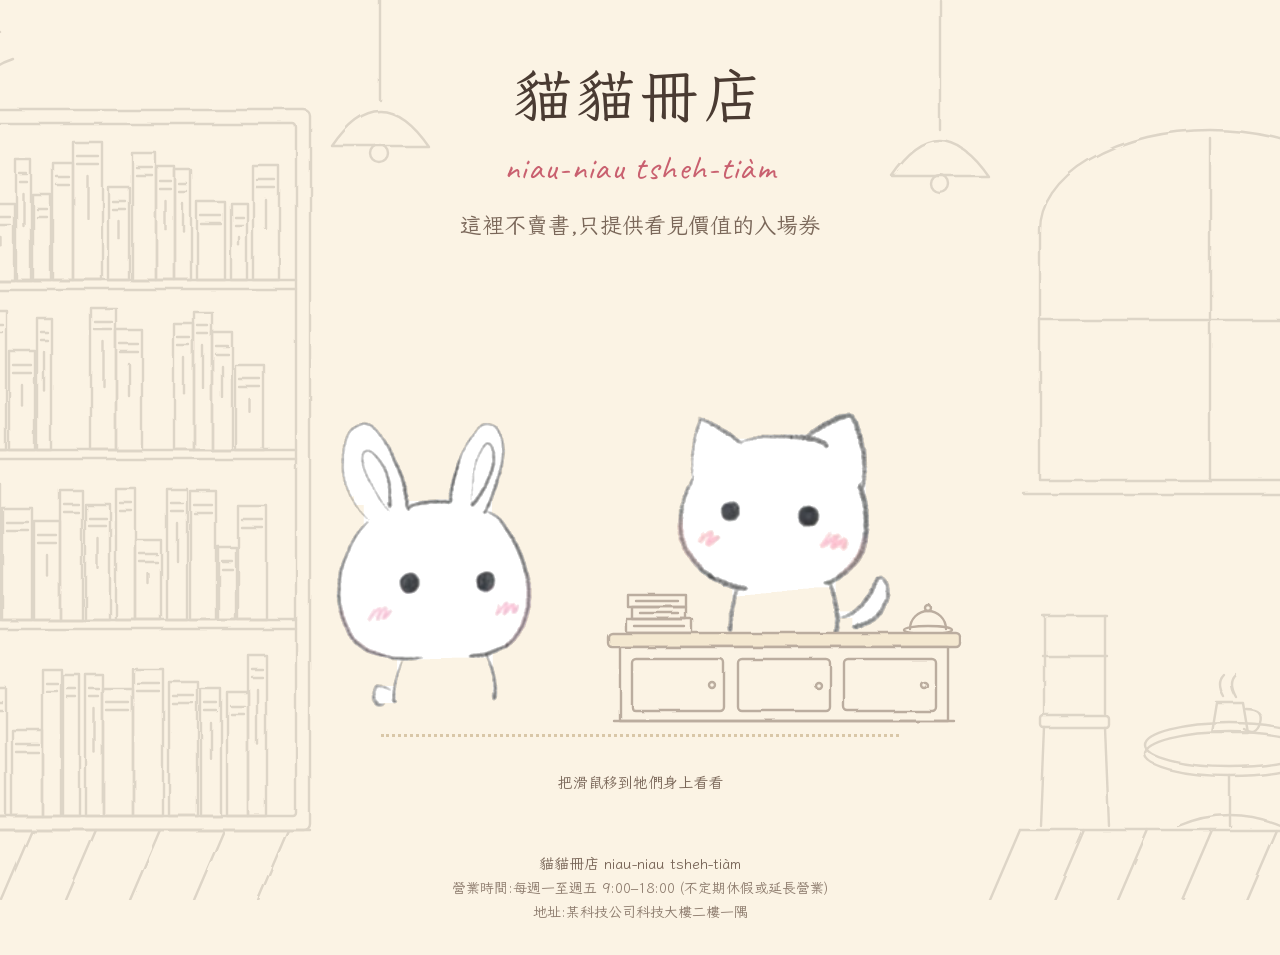
<file: index.html>
<!doctype html>
<html lang="zh-Hant">
<head>
  <meta charset="utf-8">
  <meta name="viewport" content="width=device-width, initial-scale=1">
  <title>貓貓冊店</title>
  <meta name="description" content="這裡不賣書,只提供看見價值的入場券。">
  <link rel="preconnect" href="https://fonts.googleapis.com">
  <link rel="preconnect" href="https://fonts.gstatic.com" crossorigin>
  <link href="https://fonts.googleapis.com/css2?family=Caveat:wght@500;700&family=Iansui&display=swap" rel="stylesheet">
  <link rel="stylesheet" href="css/style.css">
</head>
<body class="home-page">
  <main class="wrap home">
    <h1>貓貓冊店</h1>
    <p class="tailo" lang="nan-Latn-TL">niau-niau tsheh-tiàm</p>
    <p class="tagline">這裡不賣書,只提供看見價值的入場券</p>

    <section class="stage" aria-label="兔子與貓">
      <!-- 兔子 -->
      <div class="char rabbit">
        <div class="bubble" id="bubble-rabbit">
          <p>想去哪裡逛逛?</p>
          <div class="btns">
            <a class="btn" href="past-life.html">找尋您的前世</a>
            <a class="btn" href="candidates.html">「九合一」找到契合您的候選人</a>
          </div>
        </div>
        <button class="char-btn" type="button" aria-expanded="false" aria-controls="bubble-rabbit" aria-label="兔子:展開連結">
          <img src="img/rabbit.png" alt="一隻害羞的兔子" width="398" height="530">
        </button>
      </div>

      <!-- 貓 -->
      <div class="char cat">
        <div class="bubble" id="bubble-cat">
          <p>歡迎光臨。</p>
          <div class="btns">
            <a class="btn" href="books.html">書籍介紹</a>
            <a class="btn" href="columns.html">專欄文章</a>
            <a class="btn" href="rules.html">書店使用規約</a>
            <a class="btn" href="manager.html">店長的話</a>
          </div>
        </div>
        <button class="char-btn" type="button" aria-expanded="false" aria-controls="bubble-cat" aria-label="貓:展開選單">
          <img src="img/cat.png" alt="一隻圓臉的貓" width="400" height="430">
        </button>
        <svg class="counter" viewBox="0 -44 360 142" aria-hidden="true" focusable="false">
          <defs>
            <filter id="wobble" x="-3%" y="-6%" width="106%" height="112%">
              <feTurbulence type="fractalNoise" baseFrequency="0.03" numOctaves="2" seed="9" result="n"/>
              <feDisplacementMap in="SourceGraphic" in2="n" scale="3"/>
            </filter>
          </defs>
          <g class="cl" filter="url(#wobble)">
            <!-- 左端:一疊書 -->
            <rect x="22" y="-10" width="66" height="14"/><line x1="30" y1="-3" x2="80" y2="-3"/>
            <rect x="28" y="-22" width="54" height="12"/><line x1="36" y1="-16" x2="74" y2="-16"/>
            <rect x="24" y="-34" width="58" height="12"/><line x1="32" y1="-28" x2="74" y2="-28"/>
            <!-- 右端:服務鈴 -->
            <ellipse cx="324" cy="1" rx="24" ry="4"/>
            <path d="M306 0 a18 18 0 0 1 36 0"/>
            <circle cx="324" cy="-21" r="3"/>
            <!-- 檯面與櫃身 -->
            <rect class="slab" x="4" y="4" width="352" height="14" rx="4"/>
            <rect class="body" x="16" y="18" width="328" height="74"/>
            <rect x="28" y="30" width="92" height="52" rx="4"/>
            <rect x="134" y="30" width="92" height="52" rx="4"/>
            <rect x="240" y="30" width="92" height="52" rx="4"/>
            <circle cx="108" cy="56" r="3"/><circle cx="214" cy="56" r="3"/><circle cx="320" cy="56" r="3"/>
            <line x1="10" y1="92" x2="350" y2="92"/>
          </g>
        </svg>
      </div>
    </section>

    <p class="hint">
      <span class="mouse">把滑鼠移到牠們身上看看</span>
      <span class="touch">點一下牠們看看</span>
    </p>
  </main>

  <footer class="foot">貓貓冊店 niau-niau tsheh-tiàm<span class="addr"><span class="nw">營業時間:每週一至週五 9:00–18:00</span> <span class="nw">(不定期休假或延長營業)</span></span><span class="addr">地址:某科技公司科技大樓二樓一隅</span></footer>
  <script src="js/main.js"></script>
</body>
</html>
</file>
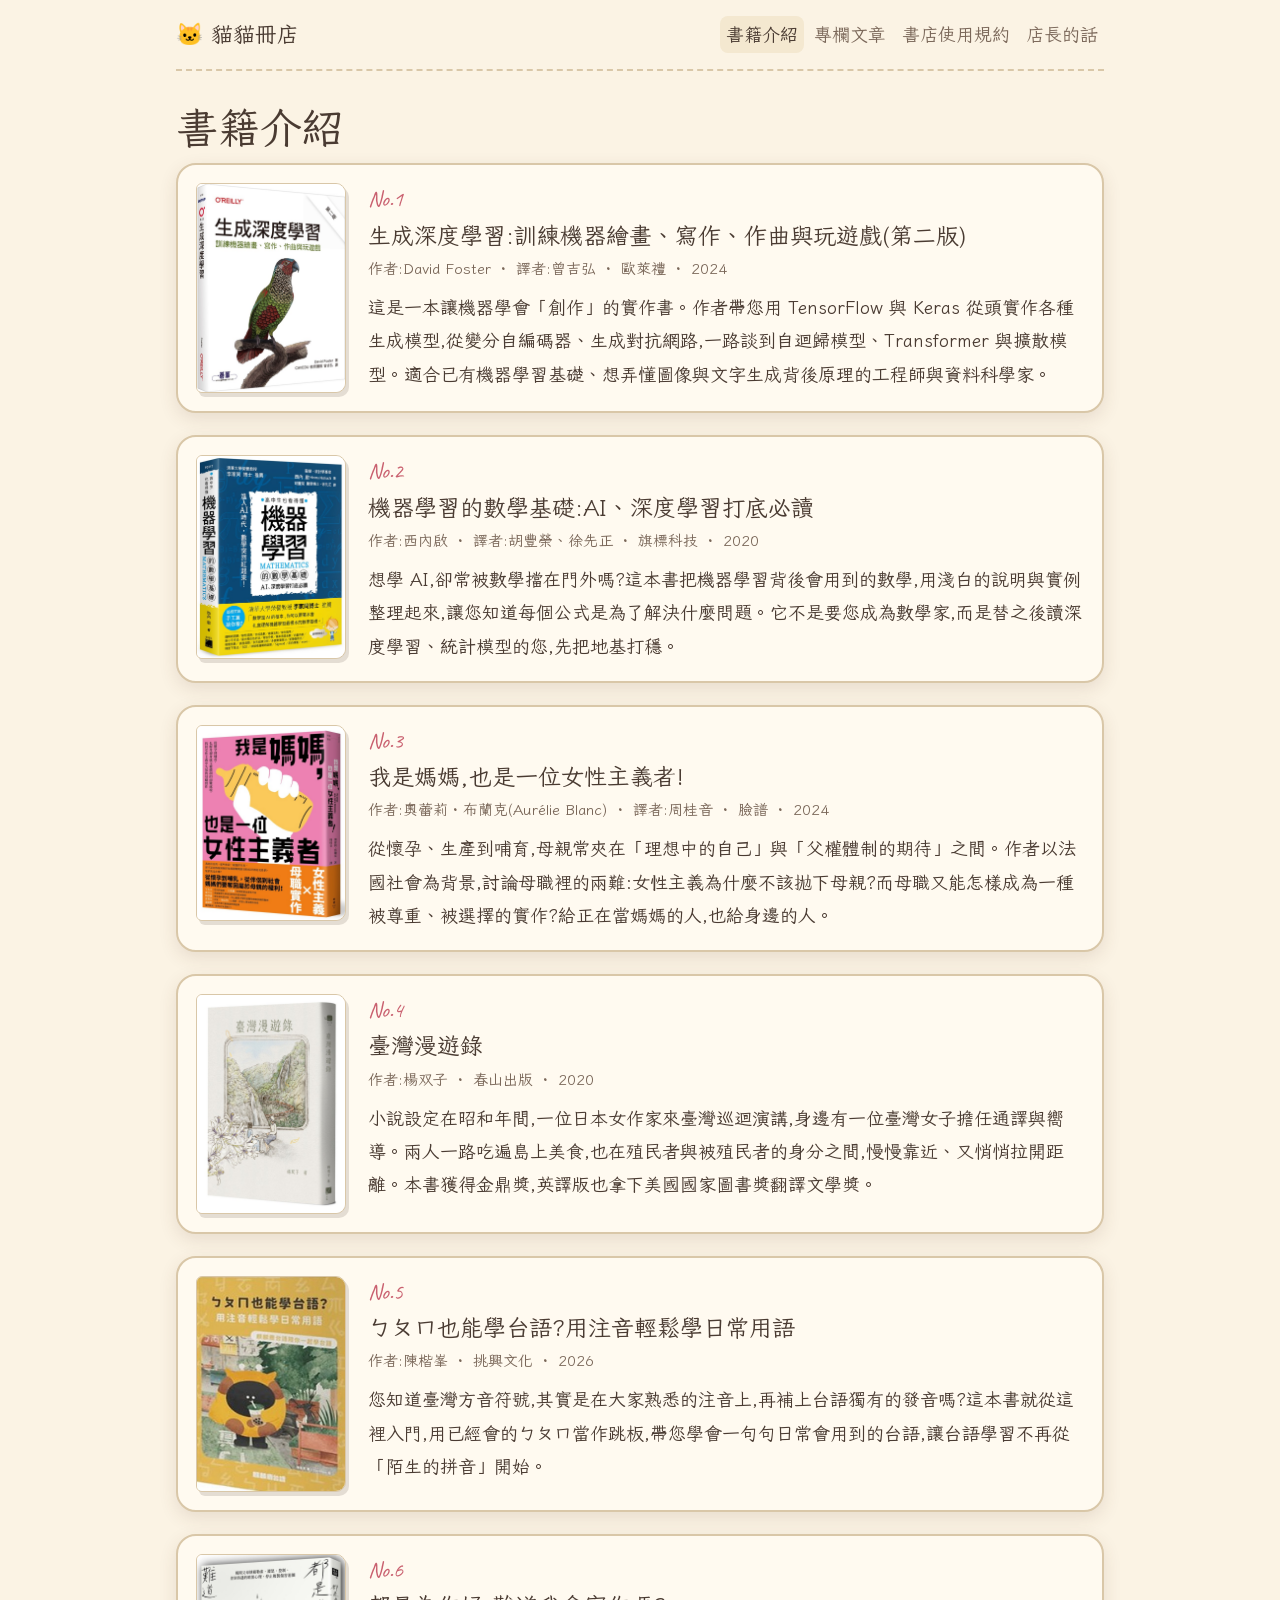
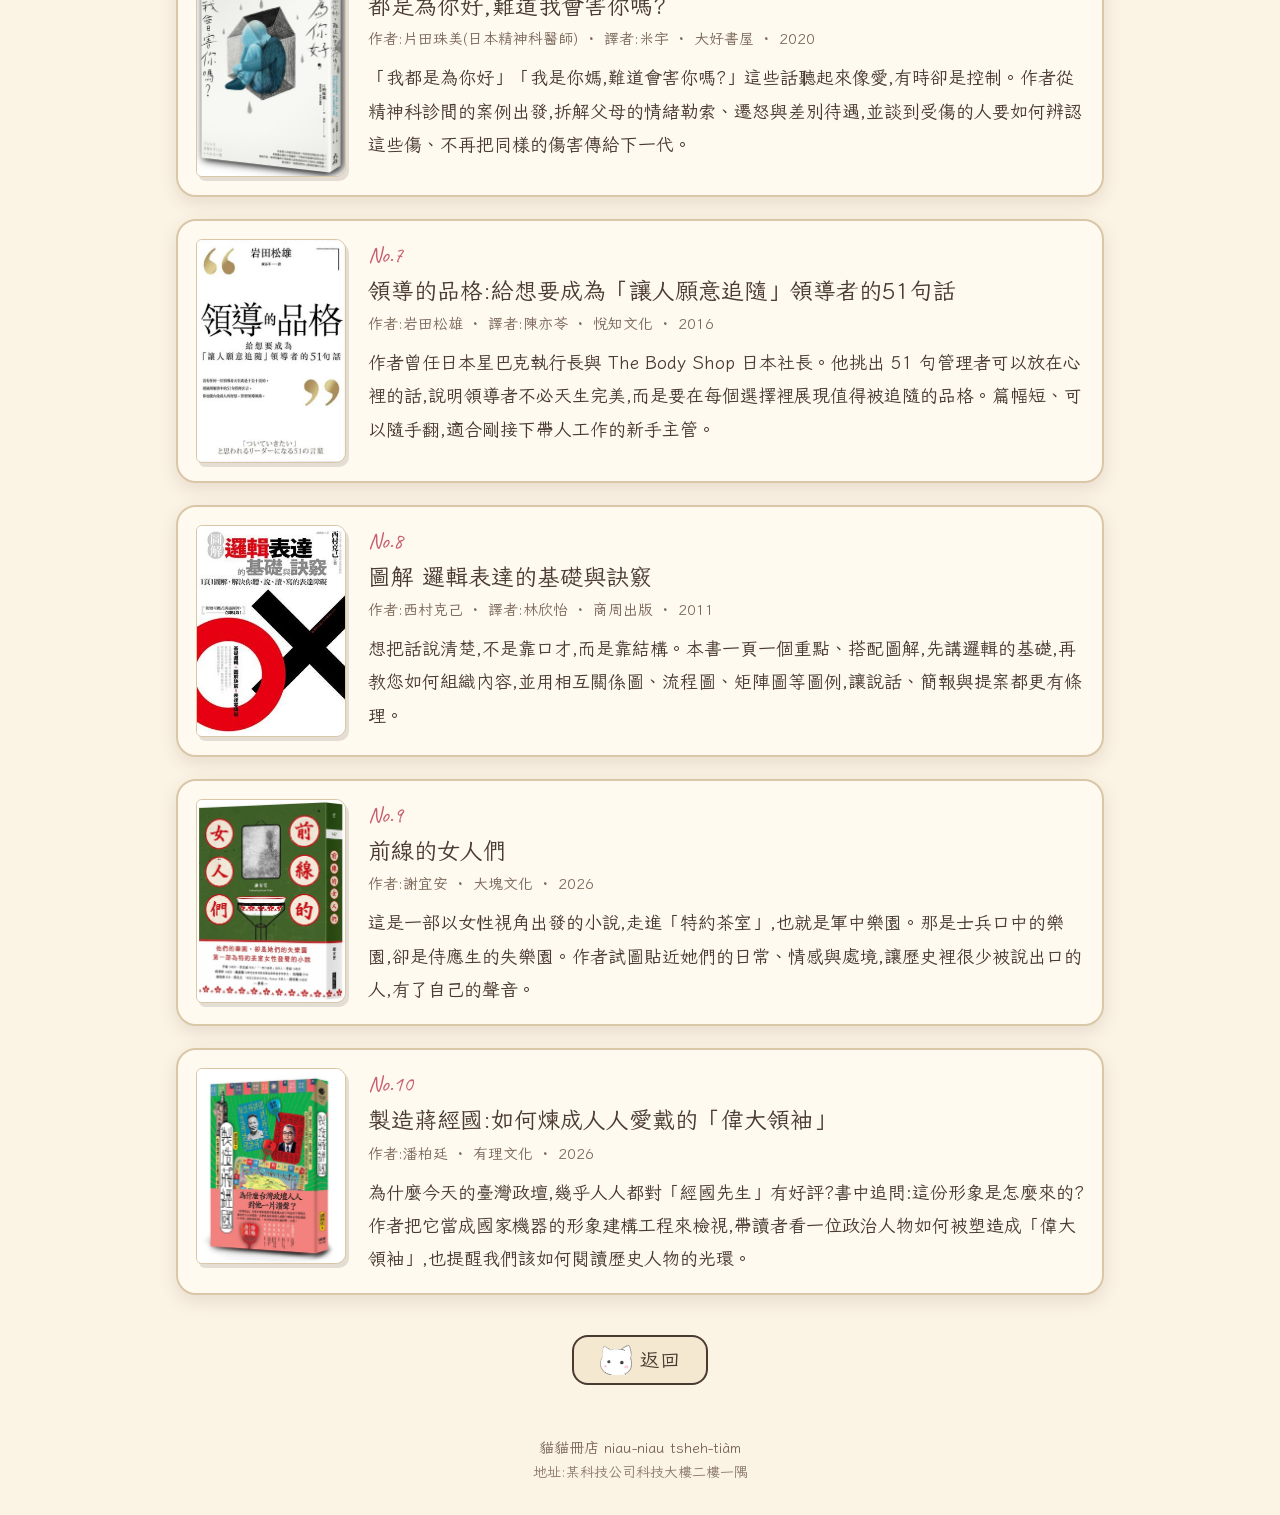
<file: books.html>
<!doctype html>
<html lang="zh-Hant">
<head>
  <meta charset="utf-8">
  <meta name="viewport" content="width=device-width, initial-scale=1">
  <title>書籍介紹 — 貓貓冊店</title>
  <link rel="preconnect" href="https://fonts.googleapis.com">
  <link rel="preconnect" href="https://fonts.gstatic.com" crossorigin>
  <link href="https://fonts.googleapis.com/css2?family=Caveat:wght@500;700&family=Iansui&display=swap" rel="stylesheet">
  <link rel="stylesheet" href="css/style.css">
</head>
<body>
  <div class="wrap">
    <header class="topbar">
      <a class="brand" href="index.html">🐱 貓貓冊店</a>
      <nav>
        <a href="books.html" aria-current="page">書籍介紹</a>
        <a href="columns.html">專欄文章</a>
        <a href="rules.html">書店使用規約</a>
        <a href="manager.html">店長的話</a>
      </nav>
    </header>

    <h1 class="page-title">書籍介紹</h1>

    <ol class="books">

      <li class="book">
        <div class="cover-box"><img class="cover" src="img/books/book1.jpg" alt="《生成深度學習》封面" loading="lazy"></div>
        <div>
          <span class="no">No.1</span>
          <h2>生成深度學習:訓練機器繪畫、寫作、作曲與玩遊戲(第二版)</h2>
          <p class="meta">作者:David Foster ・ 譯者:曾吉弘 ・ 歐萊禮 ・ 2024</p>
          <p class="summary">這是一本讓機器學會「創作」的實作書。作者帶您用 TensorFlow 與 Keras 從頭實作各種生成模型,從變分自編碼器、生成對抗網路,一路談到自迴歸模型、Transformer 與擴散模型。適合已有機器學習基礎、想弄懂圖像與文字生成背後原理的工程師與資料科學家。</p>
        </div>
      </li>

      <li class="book">
        <div class="cover-box"><img class="cover" src="img/books/book2.jpg" alt="《機器學習的數學基礎》封面" loading="lazy"></div>
        <div>
          <span class="no">No.2</span>
          <h2>機器學習的數學基礎:AI、深度學習打底必讀</h2>
          <p class="meta">作者:西內啟 ・ 譯者:胡豐榮、徐先正 ・ 旗標科技 ・ 2020</p>
          <p class="summary">想學 AI,卻常被數學擋在門外嗎?這本書把機器學習背後會用到的數學,用淺白的說明與實例整理起來,讓您知道每個公式是為了解決什麼問題。它不是要您成為數學家,而是替之後讀深度學習、統計模型的您,先把地基打穩。</p>
        </div>
      </li>

      <li class="book">
        <div class="cover-box"><img class="cover" src="img/books/book3.jpg" alt="《我是媽媽,也是一位女性主義者!》封面" loading="lazy"></div>
        <div>
          <span class="no">No.3</span>
          <h2>我是媽媽,也是一位女性主義者!</h2>
          <p class="meta">作者:奧蕾莉・布蘭克(Aurélie Blanc) ・ 譯者:周桂音 ・ 臉譜 ・ 2024</p>
          <p class="summary">從懷孕、生產到哺育,母親常夾在「理想中的自己」與「父權體制的期待」之間。作者以法國社會為背景,討論母職裡的兩難:女性主義為什麼不該拋下母親?而母職又能怎樣成為一種被尊重、被選擇的實作?給正在當媽媽的人,也給身邊的人。</p>
        </div>
      </li>

      <li class="book">
        <div class="cover-box"><img class="cover" src="img/books/book4.jpg" alt="《臺灣漫遊錄》封面" loading="lazy"></div>
        <div>
          <span class="no">No.4</span>
          <h2>臺灣漫遊錄</h2>
          <p class="meta">作者:楊双子 ・ 春山出版 ・ 2020</p>
          <p class="summary">小說設定在昭和年間,一位日本女作家來臺灣巡迴演講,身邊有一位臺灣女子擔任通譯與嚮導。兩人一路吃遍島上美食,也在殖民者與被殖民者的身分之間,慢慢靠近、又悄悄拉開距離。本書獲得金鼎獎,英譯版也拿下美國國家圖書獎翻譯文學獎。</p>
        </div>
      </li>

      <li class="book">
        <div class="cover-box"><img class="cover" src="img/books/book5.jpg" alt="《ㄅㄆㄇ也能學台語?》封面" loading="lazy"></div>
        <div>
          <span class="no">No.5</span>
          <h2>ㄅㄆㄇ也能學台語?用注音輕鬆學日常用語</h2>
          <p class="meta">作者:陳楷峯 ・ 挑興文化 ・ 2026</p>
          <p class="summary">您知道臺灣方音符號,其實是在大家熟悉的注音上,再補上台語獨有的發音嗎?這本書就從這裡入門,用已經會的ㄅㄆㄇ當作跳板,帶您學會一句句日常會用到的台語,讓台語學習不再從「陌生的拼音」開始。</p>
        </div>
      </li>

      <li class="book">
        <div class="cover-box"><img class="cover" src="img/books/book6.jpg" alt="《都是為你好,難道我會害你嗎?》封面" loading="lazy"></div>
        <div>
          <span class="no">No.6</span>
          <h2>都是為你好,難道我會害你嗎?</h2>
          <p class="meta">作者:片田珠美(日本精神科醫師) ・ 譯者:米宇 ・ 大好書屋 ・ 2020</p>
          <p class="summary">「我都是為你好」「我是你媽,難道會害你嗎?」這些話聽起來像愛,有時卻是控制。作者從精神科診間的案例出發,拆解父母的情緒勒索、遷怒與差別待遇,並談到受傷的人要如何辨認這些傷、不再把同樣的傷害傳給下一代。</p>
        </div>
      </li>

      <li class="book">
        <div class="cover-box"><img class="cover" src="img/books/book7.jpg" alt="《領導的品格》封面" loading="lazy"></div>
        <div>
          <span class="no">No.7</span>
          <h2>領導的品格:給想要成為「讓人願意追隨」領導者的51句話</h2>
          <p class="meta">作者:岩田松雄 ・ 譯者:陳亦苓 ・ 悅知文化 ・ 2016</p>
          <p class="summary">作者曾任日本星巴克執行長與 The Body Shop 日本社長。他挑出 51 句管理者可以放在心裡的話,說明領導者不必天生完美,而是要在每個選擇裡展現值得被追隨的品格。篇幅短、可以隨手翻,適合剛接下帶人工作的新手主管。</p>
        </div>
      </li>

      <li class="book">
        <div class="cover-box"><img class="cover" src="img/books/book8.jpg" alt="《圖解 邏輯表達的基礎與訣竅》封面" loading="lazy"></div>
        <div>
          <span class="no">No.8</span>
          <h2>圖解 邏輯表達的基礎與訣竅</h2>
          <p class="meta">作者:西村克己 ・ 譯者:林欣怡 ・ 商周出版 ・ 2011</p>
          <p class="summary">想把話說清楚,不是靠口才,而是靠結構。本書一頁一個重點、搭配圖解,先講邏輯的基礎,再教您如何組織內容,並用相互關係圖、流程圖、矩陣圖等圖例,讓說話、簡報與提案都更有條理。</p>
        </div>
      </li>

      <li class="book">
        <div class="cover-box"><img class="cover" src="img/books/book9.jpg" alt="《前線的女人們》封面" loading="lazy"></div>
        <div>
          <span class="no">No.9</span>
          <h2>前線的女人們</h2>
          <p class="meta">作者:謝宜安 ・ 大塊文化 ・ 2026</p>
          <p class="summary">這是一部以女性視角出發的小說,走進「特約茶室」,也就是軍中樂園。那是士兵口中的樂園,卻是侍應生的失樂園。作者試圖貼近她們的日常、情感與處境,讓歷史裡很少被說出口的人,有了自己的聲音。</p>
        </div>
      </li>

      <li class="book">
        <div class="cover-box"><img class="cover" src="img/books/book10.jpg" alt="《製造蔣經國》封面" loading="lazy"></div>
        <div>
          <span class="no">No.10</span>
          <h2>製造蔣經國:如何煉成人人愛戴的「偉大領袖」</h2>
          <p class="meta">作者:潘柏廷 ・ 有理文化 ・ 2026</p>
          <p class="summary">為什麼今天的臺灣政壇,幾乎人人都對「經國先生」有好評?書中追問:這份形象是怎麼來的?作者把它當成國家機器的形象建構工程來檢視,帶讀者看一位政治人物如何被塑造成「偉大領袖」,也提醒我們該如何閱讀歷史人物的光環。</p>
        </div>
      </li>

    </ol>

    <div class="btn-row">
      <a class="btn-lg back" href="index.html"><img class="ico" src="img/icon-cat.png" alt="">返回</a>
    </div>
  </div>
  <footer class="foot">貓貓冊店 niau-niau tsheh-tiàm<span class="addr">地址:某科技公司科技大樓二樓一隅</span></footer>
</body>
</html>
</file>
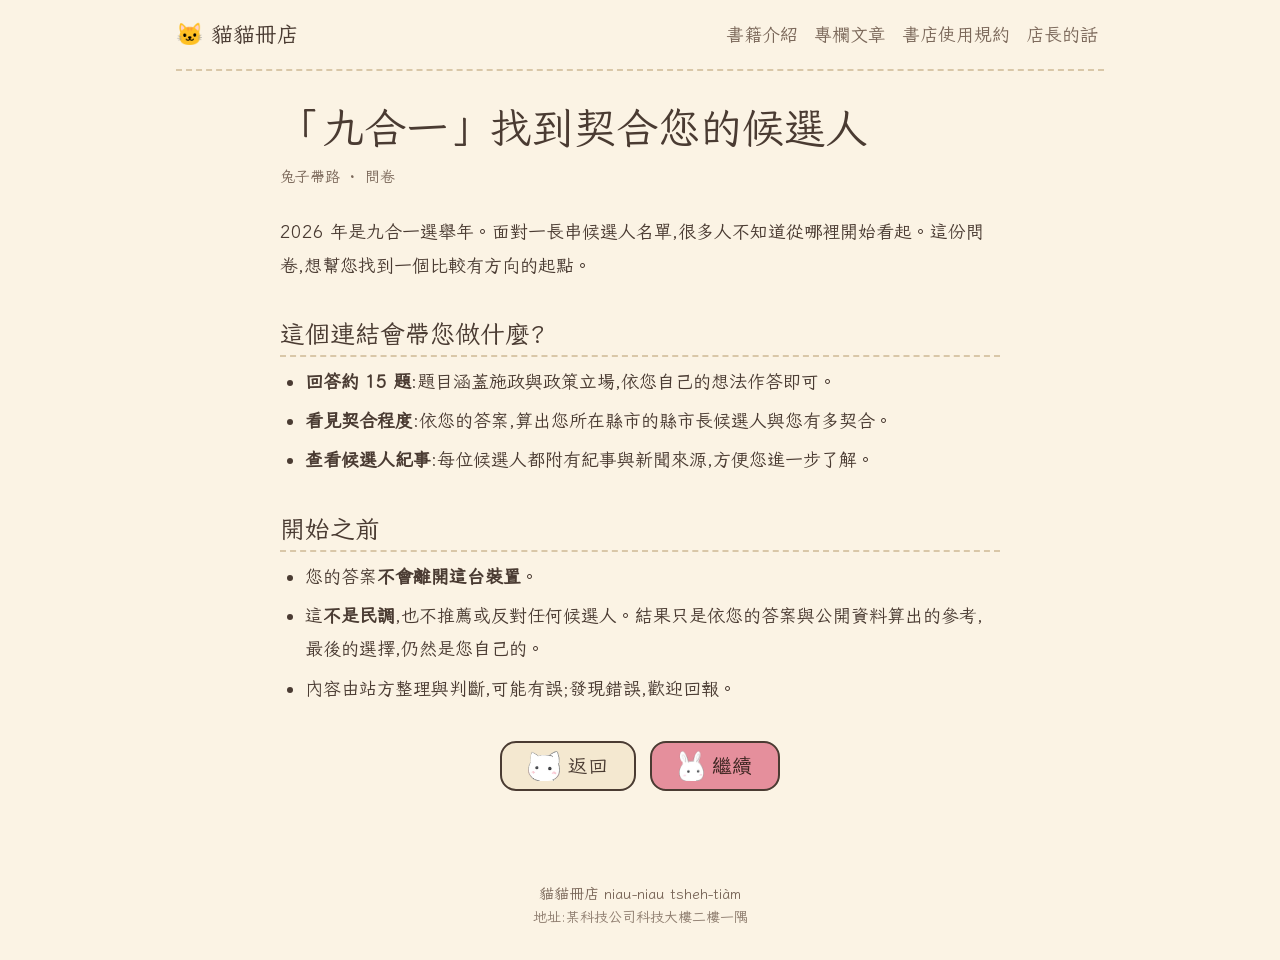
<file: candidates.html>
<!doctype html>
<html lang="zh-Hant">
<head>
  <meta charset="utf-8">
  <meta name="viewport" content="width=device-width, initial-scale=1">
  <title>「九合一」找到契合您的候選人 — 貓貓冊店</title>
  <link rel="preconnect" href="https://fonts.googleapis.com">
  <link rel="preconnect" href="https://fonts.gstatic.com" crossorigin>
  <link href="https://fonts.googleapis.com/css2?family=Caveat:wght@500;700&family=Iansui&display=swap" rel="stylesheet">
  <link rel="stylesheet" href="css/style.css">
</head>
<body>
  <div class="wrap">
    <header class="topbar">
      <a class="brand" href="index.html">🐱 貓貓冊店</a>
      <nav>
        <a href="books.html">書籍介紹</a>
        <a href="columns.html">專欄文章</a>
        <a href="rules.html">書店使用規約</a>
        <a href="manager.html">店長的話</a>
      </nav>
    </header>

    <article class="article intro">
      <h1>「九合一」找到契合您的候選人</h1>
      <p class="byline">兔子帶路 ・ 問卷</p>

      <p>2026 年是九合一選舉年。面對一長串候選人名單,很多人不知道從哪裡開始看起。這份問卷,想幫您找到一個比較有方向的起點。</p>

      <h2>這個連結會帶您做什麼?</h2>
      <ul>
        <li><strong>回答約 15 題</strong>:題目涵蓋施政與政策立場,依您自己的想法作答即可。</li>
        <li><strong>看見契合程度</strong>:依您的答案,算出您所在縣市的縣市長候選人與您有多契合。</li>
        <li><strong>查看候選人紀事</strong>:每位候選人都附有紀事與新聞來源,方便您進一步了解。</li>
      </ul>

      <h2>開始之前</h2>
      <ul>
        <li>您的答案<strong>不會離開這台裝置</strong>。</li>
        <li>這<strong>不是民調</strong>,也不推薦或反對任何候選人。結果只是依您的答案與公開資料算出的參考,最後的選擇,仍然是您自己的。</li>
        <li>內容由站方整理與判斷,可能有誤;發現錯誤,歡迎回報。</li>
      </ul>

      <div class="btn-row">
        <a class="btn-lg back" href="index.html"><img class="ico" src="img/icon-cat.png" alt="">返回</a>
        <a class="btn-lg go" href="https://cat2758rabbit8964.github.io/taiwan-candidate-map/"><img class="ico" src="img/icon-rabbit.png" alt="">繼續</a>
      </div>
    </article>
  </div>
  <footer class="foot">貓貓冊店 niau-niau tsheh-tiàm<span class="addr">地址:某科技公司科技大樓二樓一隅</span></footer>
</body>
</html>
</file>
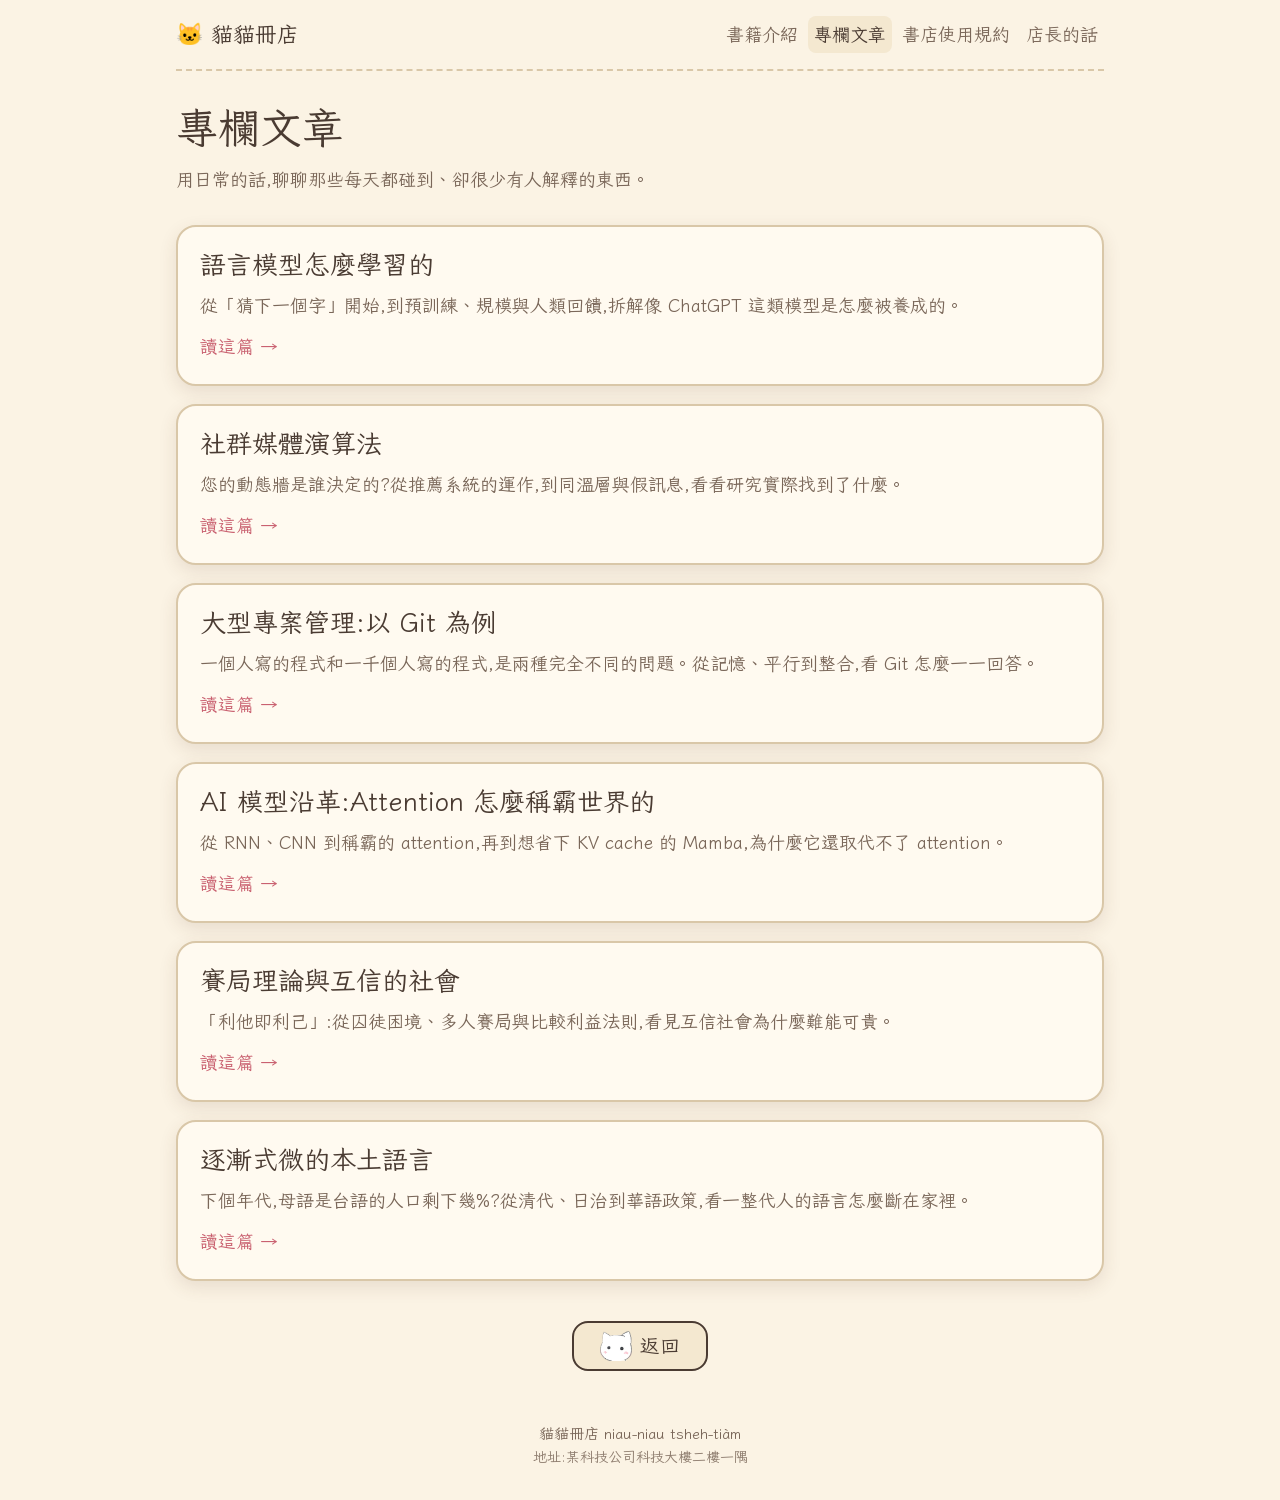
<file: columns.html>
<!doctype html>
<html lang="zh-Hant">
<head>
  <meta charset="utf-8">
  <meta name="viewport" content="width=device-width, initial-scale=1">
  <title>專欄文章 — 貓貓冊店</title>
  <link rel="preconnect" href="https://fonts.googleapis.com">
  <link rel="preconnect" href="https://fonts.gstatic.com" crossorigin>
  <link href="https://fonts.googleapis.com/css2?family=Caveat:wght@500;700&family=Iansui&display=swap" rel="stylesheet">
  <link rel="stylesheet" href="css/style.css">
</head>
<body>
  <div class="wrap">
    <header class="topbar">
      <a class="brand" href="index.html">🐱 貓貓冊店</a>
      <nav>
        <a href="books.html">書籍介紹</a>
        <a href="columns.html" aria-current="page">專欄文章</a>
        <a href="rules.html">書店使用規約</a>
        <a href="manager.html">店長的話</a>
      </nav>
    </header>

    <h1 class="page-title">專欄文章</h1>
    <p class="page-lede">用日常的話,聊聊那些每天都碰到、卻很少有人解釋的東西。</p>

    <ul class="col-list">
      <li>
        <a class="col-card" href="columns/language-model.html">
          <h2>語言模型怎麼學習的</h2>
          <p>從「猜下一個字」開始,到預訓練、規模與人類回饋,拆解像 ChatGPT 這類模型是怎麼被養成的。</p>
          <span class="more">讀這篇 →</span>
        </a>
      </li>
      <li>
        <a class="col-card" href="columns/social-algorithm.html">
          <h2>社群媒體演算法</h2>
          <p>您的動態牆是誰決定的?從推薦系統的運作,到同溫層與假訊息,看看研究實際找到了什麼。</p>
          <span class="more">讀這篇 →</span>
        </a>
      </li>
      <li>
        <a class="col-card" href="columns/git-project-management.html">
          <h2>大型專案管理:以 Git 為例</h2>
          <p>一個人寫的程式和一千個人寫的程式,是兩種完全不同的問題。從記憶、平行到整合,看 Git 怎麼一一回答。</p>
          <span class="more">讀這篇 →</span>
        </a>
      </li>
      <li>
        <a class="col-card" href="columns/ai-model-history.html">
          <h2>AI 模型沿革:Attention 怎麼稱霸世界的</h2>
          <p>從 RNN、CNN 到稱霸的 attention,再到想省下 KV cache 的 Mamba,為什麼它還取代不了 attention。</p>
          <span class="more">讀這篇 →</span>
        </a>
      </li>
      <li>
        <a class="col-card" href="columns/game-theory.html">
          <h2>賽局理論與互信的社會</h2>
          <p>「利他即利己」:從囚徒困境、多人賽局與比較利益法則,看見互信社會為什麼難能可貴。</p>
          <span class="more">讀這篇 →</span>
        </a>
      </li>
      <li>
        <a class="col-card" href="columns/native-languages.html">
          <h2>逐漸式微的本土語言</h2>
          <p>下個年代,母語是台語的人口剩下幾%?從清代、日治到華語政策,看一整代人的語言怎麼斷在家裡。</p>
          <span class="more">讀這篇 →</span>
        </a>
      </li>
    </ul>

    <div class="btn-row">
      <a class="btn-lg back" href="index.html"><img class="ico" src="img/icon-cat.png" alt="">返回</a>
    </div>
  </div>
  <footer class="foot">貓貓冊店 niau-niau tsheh-tiàm<span class="addr">地址:某科技公司科技大樓二樓一隅</span></footer>
</body>
</html>
</file>
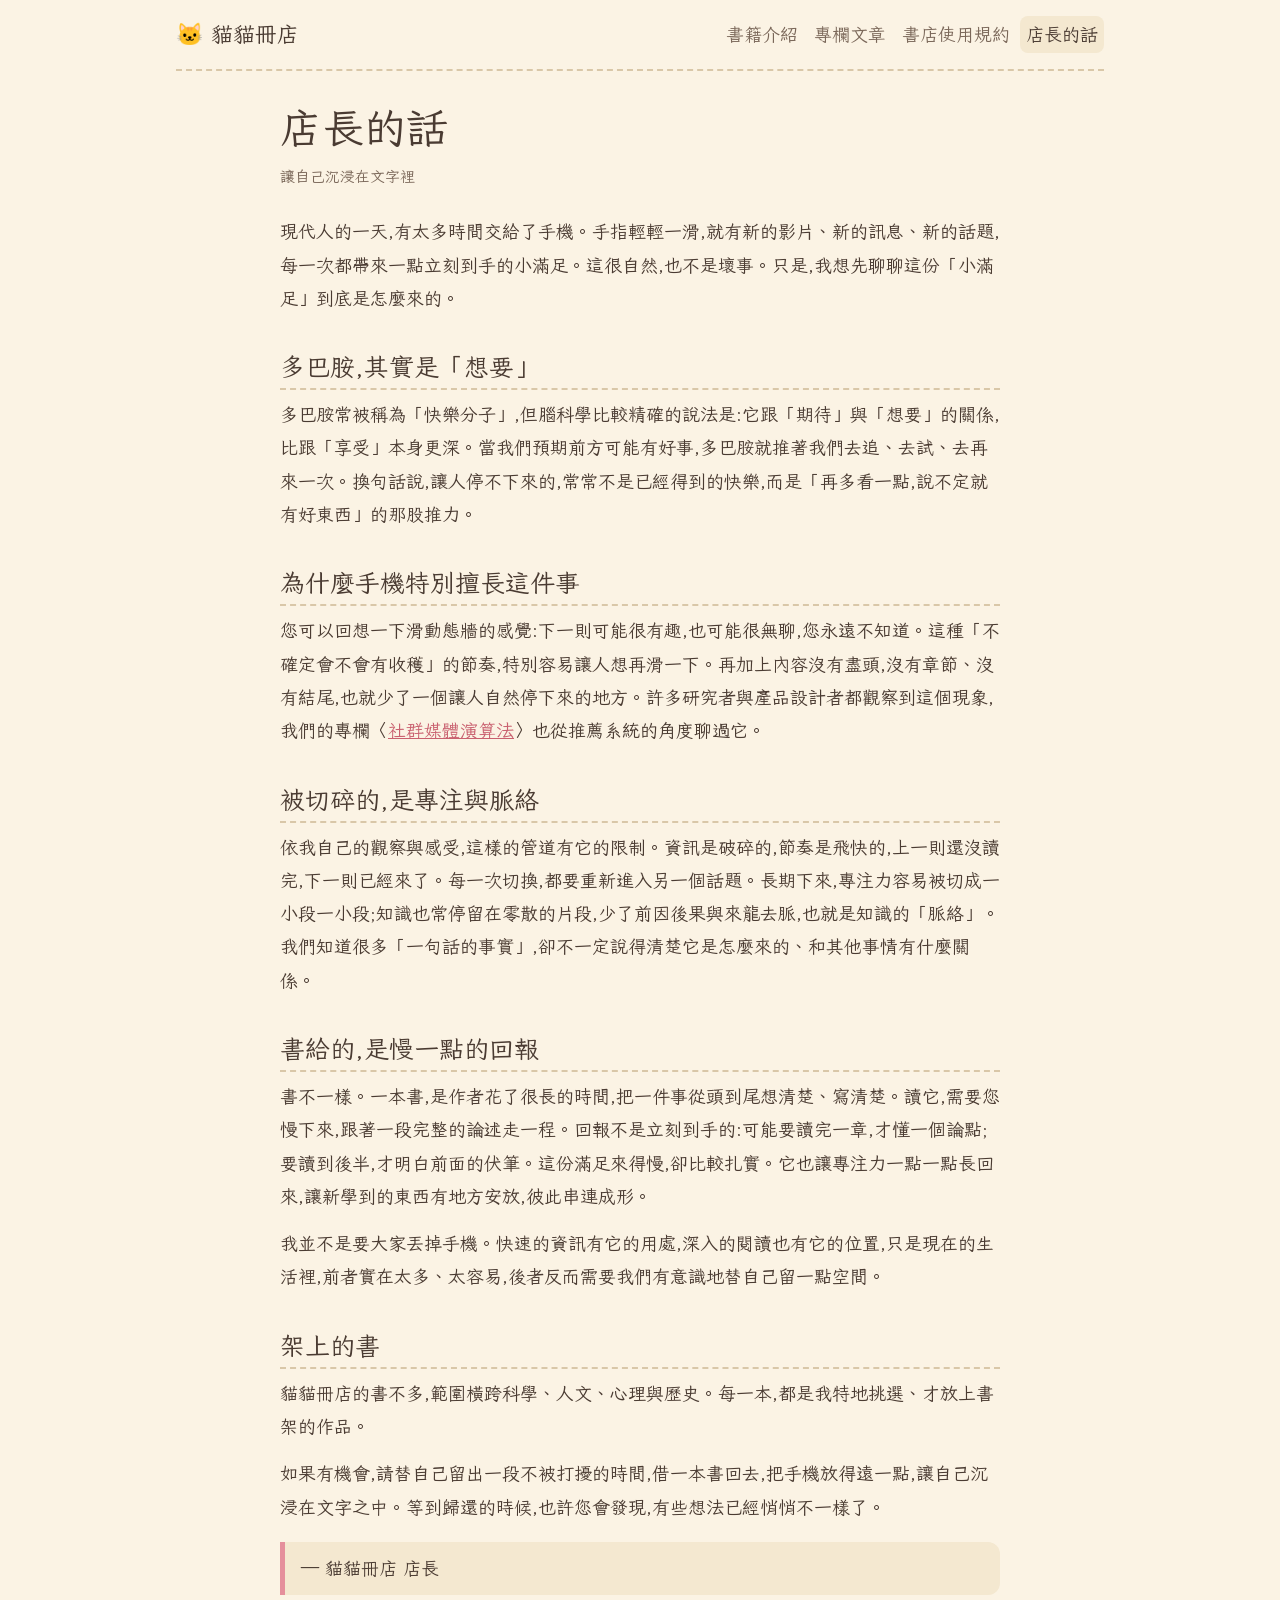
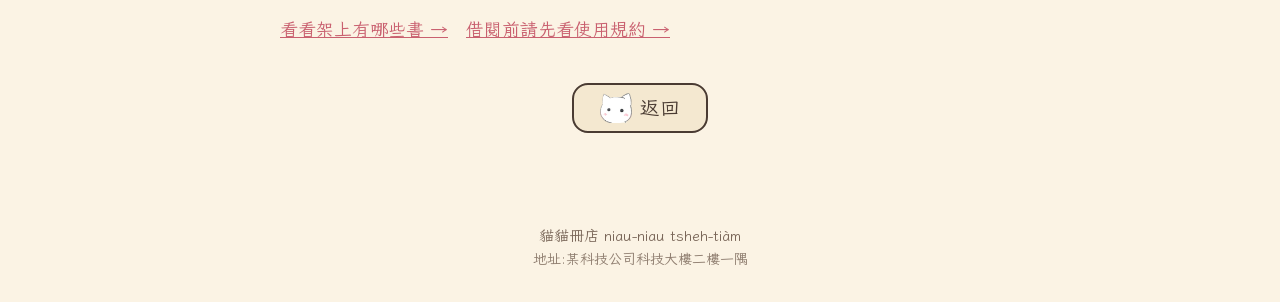
<file: manager.html>
<!doctype html>
<html lang="zh-Hant">
<head>
  <meta charset="utf-8">
  <meta name="viewport" content="width=device-width, initial-scale=1">
  <title>店長的話 — 貓貓冊店</title>
  <link rel="preconnect" href="https://fonts.googleapis.com">
  <link rel="preconnect" href="https://fonts.gstatic.com" crossorigin>
  <link href="https://fonts.googleapis.com/css2?family=Caveat:wght@500;700&family=Iansui&display=swap" rel="stylesheet">
  <link rel="stylesheet" href="css/style.css">
</head>
<body>
  <div class="wrap">
    <header class="topbar">
      <a class="brand" href="index.html">🐱 貓貓冊店</a>
      <nav>
        <a href="books.html">書籍介紹</a>
        <a href="columns.html">專欄文章</a>
        <a href="rules.html">書店使用規約</a>
        <a href="manager.html" aria-current="page">店長的話</a>
      </nav>
    </header>

    <article class="article">
      <h1>店長的話</h1>
      <p class="byline">讓自己沉浸在文字裡</p>

      <p>現代人的一天,有太多時間交給了手機。手指輕輕一滑,就有新的影片、新的訊息、新的話題,每一次都帶來一點立刻到手的小滿足。這很自然,也不是壞事。只是,我想先聊聊這份「小滿足」到底是怎麼來的。</p>

      <h2>多巴胺,其實是「想要」</h2>
      <p>多巴胺常被稱為「快樂分子」,但腦科學比較精確的說法是:它跟「期待」與「想要」的關係,比跟「享受」本身更深。當我們預期前方可能有好事,多巴胺就推著我們去追、去試、去再來一次。換句話說,讓人停不下來的,常常不是已經得到的快樂,而是「再多看一點,說不定就有好東西」的那股推力。</p>

      <h2>為什麼手機特別擅長這件事</h2>
      <p>您可以回想一下滑動態牆的感覺:下一則可能很有趣,也可能很無聊,您永遠不知道。這種「不確定會不會有收穫」的節奏,特別容易讓人想再滑一下。再加上內容沒有盡頭,沒有章節、沒有結尾,也就少了一個讓人自然停下來的地方。許多研究者與產品設計者都觀察到這個現象,我們的專欄〈<a href="columns/social-algorithm.html">社群媒體演算法</a>〉也從推薦系統的角度聊過它。</p>

      <h2>被切碎的,是專注與脈絡</h2>
      <p>依我自己的觀察與感受,這樣的管道有它的限制。資訊是破碎的,節奏是飛快的,上一則還沒讀完,下一則已經來了。每一次切換,都要重新進入另一個話題。長期下來,專注力容易被切成一小段一小段;知識也常停留在零散的片段,少了前因後果與來龍去脈,也就是知識的「脈絡」。我們知道很多「一句話的事實」,卻不一定說得清楚它是怎麼來的、和其他事情有什麼關係。</p>

      <h2>書給的,是慢一點的回報</h2>
      <p>書不一樣。一本書,是作者花了很長的時間,把一件事從頭到尾想清楚、寫清楚。讀它,需要您慢下來,跟著一段完整的論述走一程。回報不是立刻到手的:可能要讀完一章,才懂一個論點;要讀到後半,才明白前面的伏筆。這份滿足來得慢,卻比較扎實。它也讓專注力一點一點長回來,讓新學到的東西有地方安放,彼此串連成形。</p>

      <p>我並不是要大家丟掉手機。快速的資訊有它的用處,深入的閱讀也有它的位置,只是現在的生活裡,前者實在太多、太容易,後者反而需要我們有意識地替自己留一點空間。</p>

      <h2>架上的書</h2>
      <p>貓貓冊店的書不多,範圍橫跨科學、人文、心理與歷史。每一本,都是我特地挑選、才放上書架的作品。</p>

      <p>如果有機會,請替自己留出一段不被打擾的時間,借一本書回去,把手機放得遠一點,讓自己沉浸在文字之中。等到歸還的時候,也許您會發現,有些想法已經悄悄不一樣了。</p>

      <blockquote>— 貓貓冊店 店長</blockquote>

      <p><a href="books.html">看看架上有哪些書 →</a>　<a href="rules.html">借閱前請先看使用規約 →</a></p>
      <div class="btn-row">
        <a class="btn-lg back" href="index.html"><img class="ico" src="img/icon-cat.png" alt="">返回</a>
      </div>
    </article>
  </div>
  <footer class="foot">貓貓冊店 niau-niau tsheh-tiàm<span class="addr">地址:某科技公司科技大樓二樓一隅</span></footer>
</body>
</html>
</file>
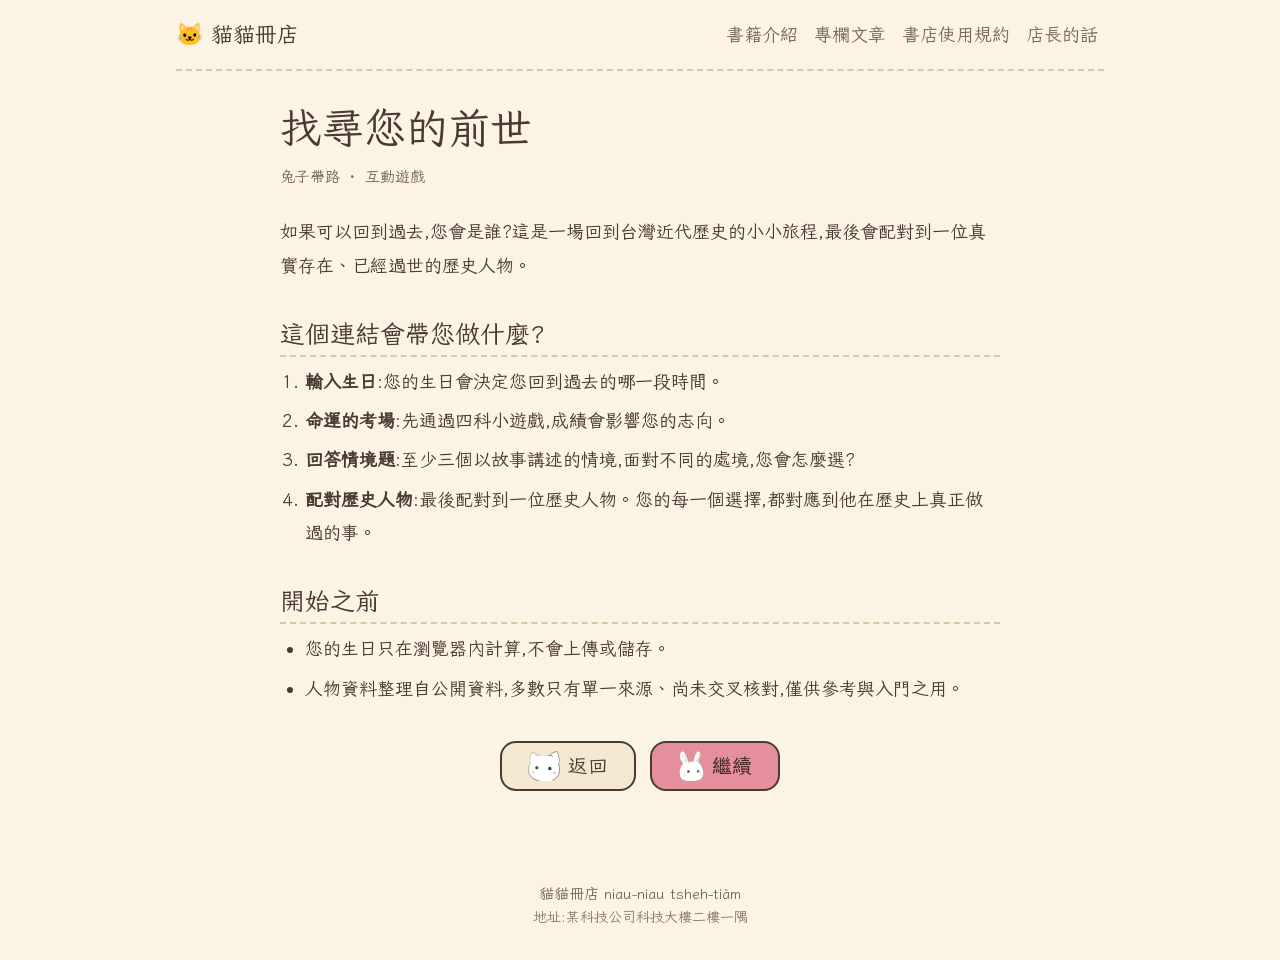
<file: past-life.html>
<!doctype html>
<html lang="zh-Hant">
<head>
  <meta charset="utf-8">
  <meta name="viewport" content="width=device-width, initial-scale=1">
  <title>找尋您的前世 — 貓貓冊店</title>
  <link rel="preconnect" href="https://fonts.googleapis.com">
  <link rel="preconnect" href="https://fonts.gstatic.com" crossorigin>
  <link href="https://fonts.googleapis.com/css2?family=Caveat:wght@500;700&family=Iansui&display=swap" rel="stylesheet">
  <link rel="stylesheet" href="css/style.css">
</head>
<body>
  <div class="wrap">
    <header class="topbar">
      <a class="brand" href="index.html">🐱 貓貓冊店</a>
      <nav>
        <a href="books.html">書籍介紹</a>
        <a href="columns.html">專欄文章</a>
        <a href="rules.html">書店使用規約</a>
        <a href="manager.html">店長的話</a>
      </nav>
    </header>

    <article class="article intro">
      <h1>找尋您的前世</h1>
      <p class="byline">兔子帶路 ・ 互動遊戲</p>

      <p>如果可以回到過去,您會是誰?這是一場回到台灣近代歷史的小小旅程,最後會配對到一位真實存在、已經過世的歷史人物。</p>

      <h2>這個連結會帶您做什麼?</h2>
      <ol>
        <li><strong>輸入生日</strong>:您的生日會決定您回到過去的哪一段時間。</li>
        <li><strong>命運的考場</strong>:先通過四科小遊戲,成績會影響您的志向。</li>
        <li><strong>回答情境題</strong>:至少三個以故事講述的情境,面對不同的處境,您會怎麼選?</li>
        <li><strong>配對歷史人物</strong>:最後配對到一位歷史人物。您的每一個選擇,都對應到他在歷史上真正做過的事。</li>
      </ol>

      <h2>開始之前</h2>
      <ul>
        <li>您的生日只在瀏覽器內計算,不會上傳或儲存。</li>
        <li>人物資料整理自公開資料,多數只有單一來源、尚未交叉核對,僅供參考與入門之用。</li>
      </ul>

      <div class="btn-row">
        <a class="btn-lg back" href="index.html"><img class="ico" src="img/icon-cat.png" alt="">返回</a>
        <a class="btn-lg go" href="https://cat2758rabbit8964.github.io/taiwan-chronicle/game.html"><img class="ico" src="img/icon-rabbit.png" alt="">繼續</a>
      </div>
    </article>
  </div>
  <footer class="foot">貓貓冊店 niau-niau tsheh-tiàm<span class="addr">地址:某科技公司科技大樓二樓一隅</span></footer>
</body>
</html>
</file>
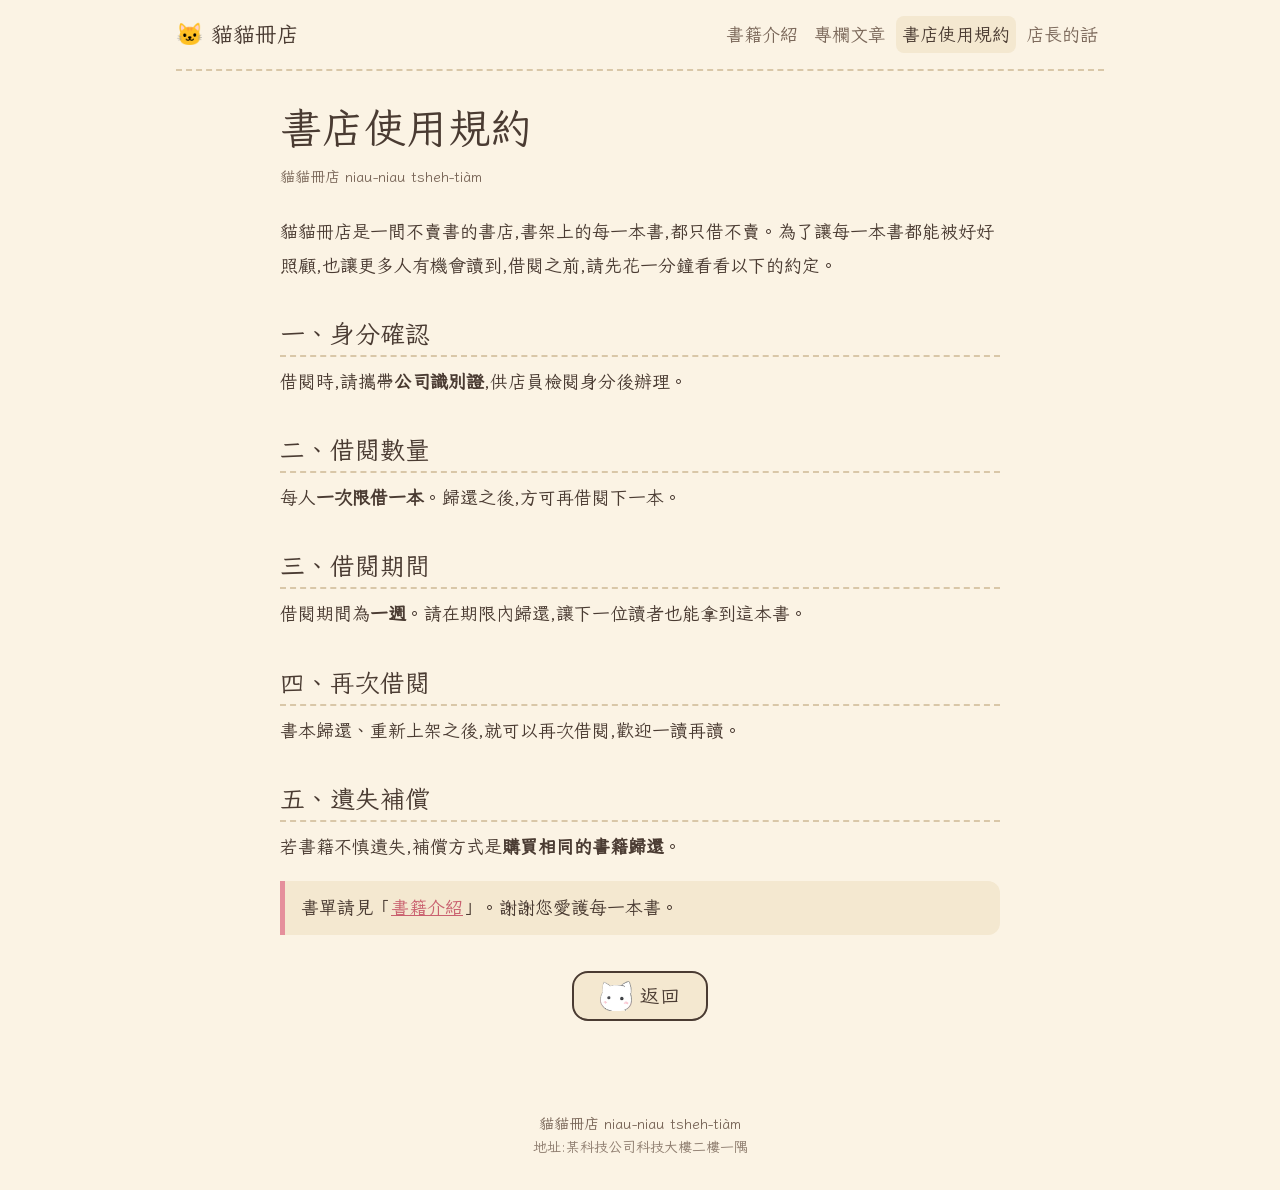
<file: rules.html>
<!doctype html>
<html lang="zh-Hant">
<head>
  <meta charset="utf-8">
  <meta name="viewport" content="width=device-width, initial-scale=1">
  <title>書店使用規約 — 貓貓冊店</title>
  <link rel="preconnect" href="https://fonts.googleapis.com">
  <link rel="preconnect" href="https://fonts.gstatic.com" crossorigin>
  <link href="https://fonts.googleapis.com/css2?family=Caveat:wght@500;700&family=Iansui&display=swap" rel="stylesheet">
  <link rel="stylesheet" href="css/style.css">
</head>
<body>
  <div class="wrap">
    <header class="topbar">
      <a class="brand" href="index.html">🐱 貓貓冊店</a>
      <nav>
        <a href="books.html">書籍介紹</a>
        <a href="columns.html">專欄文章</a>
        <a href="rules.html" aria-current="page">書店使用規約</a>
        <a href="manager.html">店長的話</a>
      </nav>
    </header>

    <article class="article">
      <h1>書店使用規約</h1>
      <p class="byline">貓貓冊店 niau-niau tsheh-tiàm</p>

      <p>貓貓冊店是一間不賣書的書店,書架上的每一本書,都只借不賣。為了讓每一本書都能被好好照顧,也讓更多人有機會讀到,借閱之前,請先花一分鐘看看以下的約定。</p>

      <h2>一、身分確認</h2>
      <p>借閱時,請攜帶<strong>公司識別證</strong>,供店員檢閱身分後辦理。</p>

      <h2>二、借閱數量</h2>
      <p>每人<strong>一次限借一本</strong>。歸還之後,方可再借閱下一本。</p>

      <h2>三、借閱期間</h2>
      <p>借閱期間為<strong>一週</strong>。請在期限內歸還,讓下一位讀者也能拿到這本書。</p>

      <h2>四、再次借閱</h2>
      <p>書本歸還、重新上架之後,就可以再次借閱,歡迎一讀再讀。</p>

      <h2>五、遺失補償</h2>
      <p>若書籍不慎遺失,補償方式是<strong>購買相同的書籍歸還</strong>。</p>

      <blockquote>書單請見「<a href="books.html">書籍介紹</a>」。謝謝您愛護每一本書。</blockquote>
      <div class="btn-row">
        <a class="btn-lg back" href="index.html"><img class="ico" src="img/icon-cat.png" alt="">返回</a>
      </div>
    </article>
  </div>
  <footer class="foot">貓貓冊店 niau-niau tsheh-tiàm<span class="addr">地址:某科技公司科技大樓二樓一隅</span></footer>
</body>
</html>
</file>
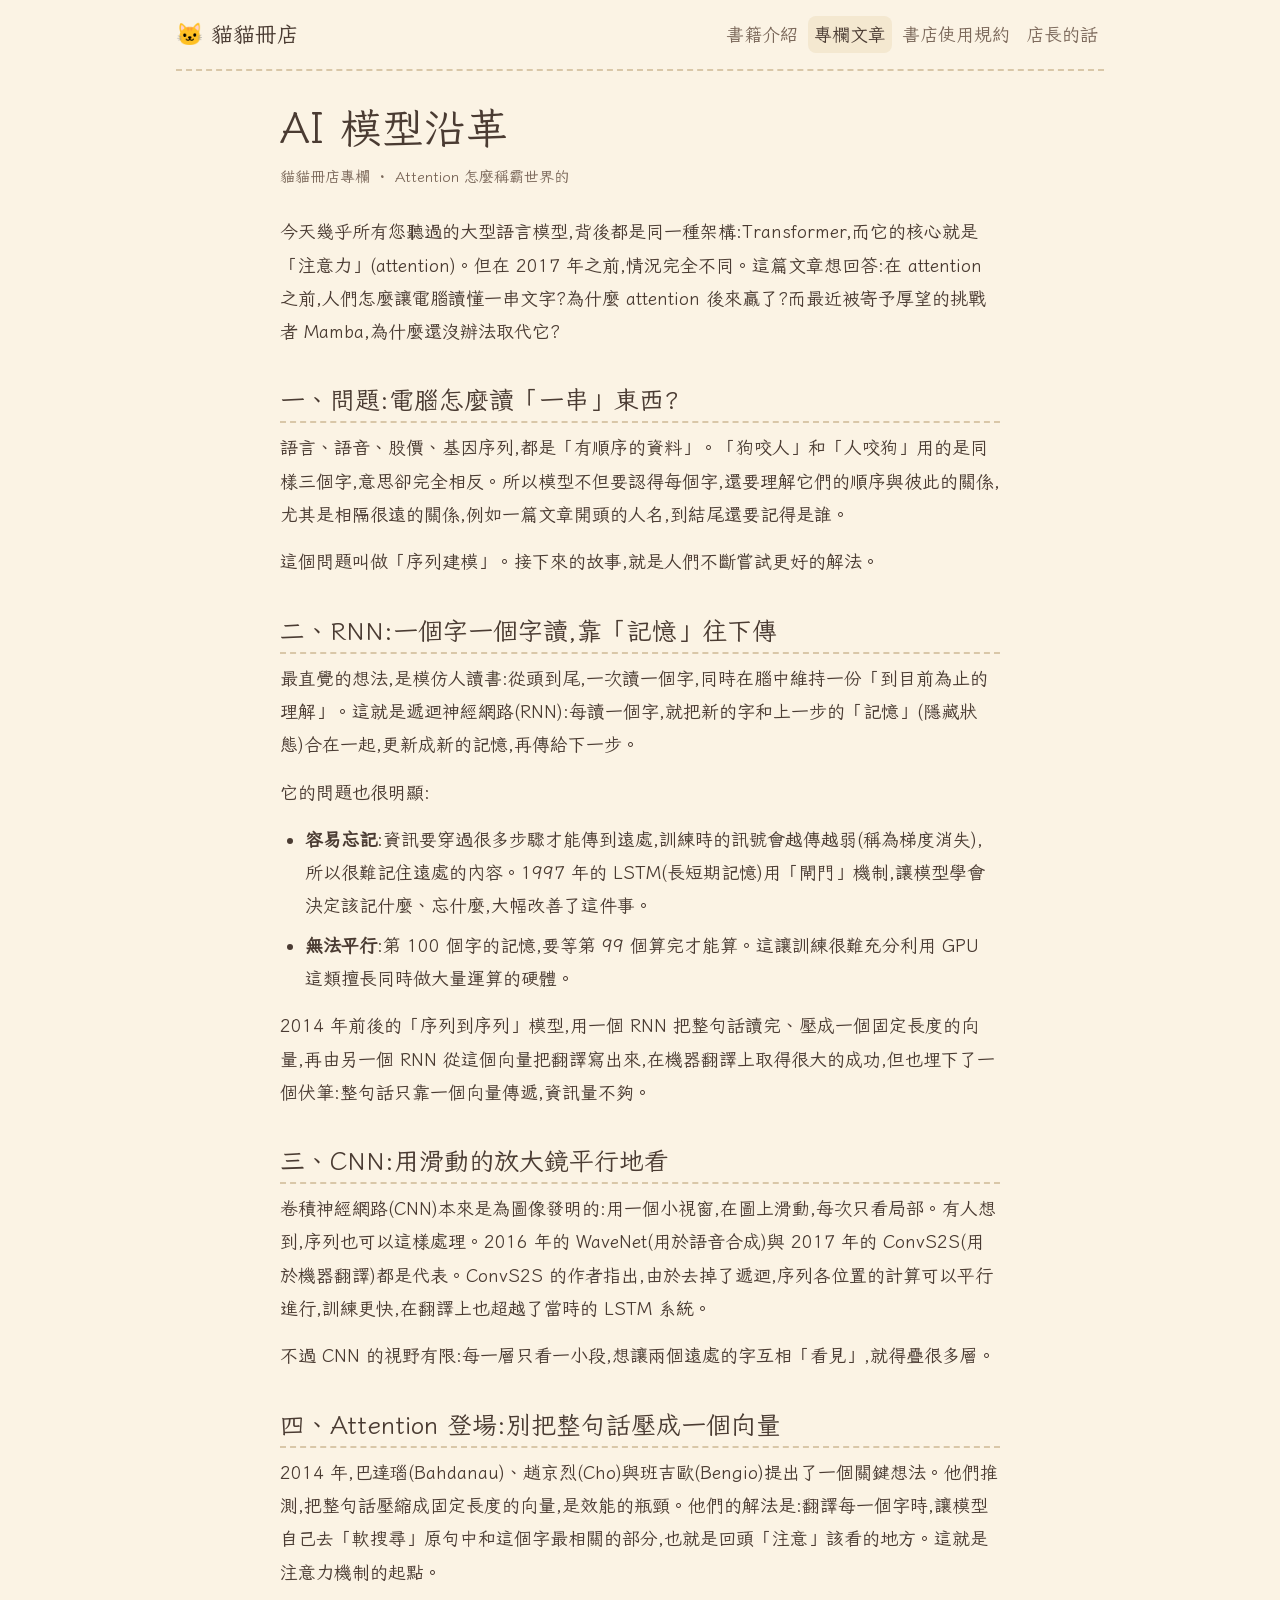
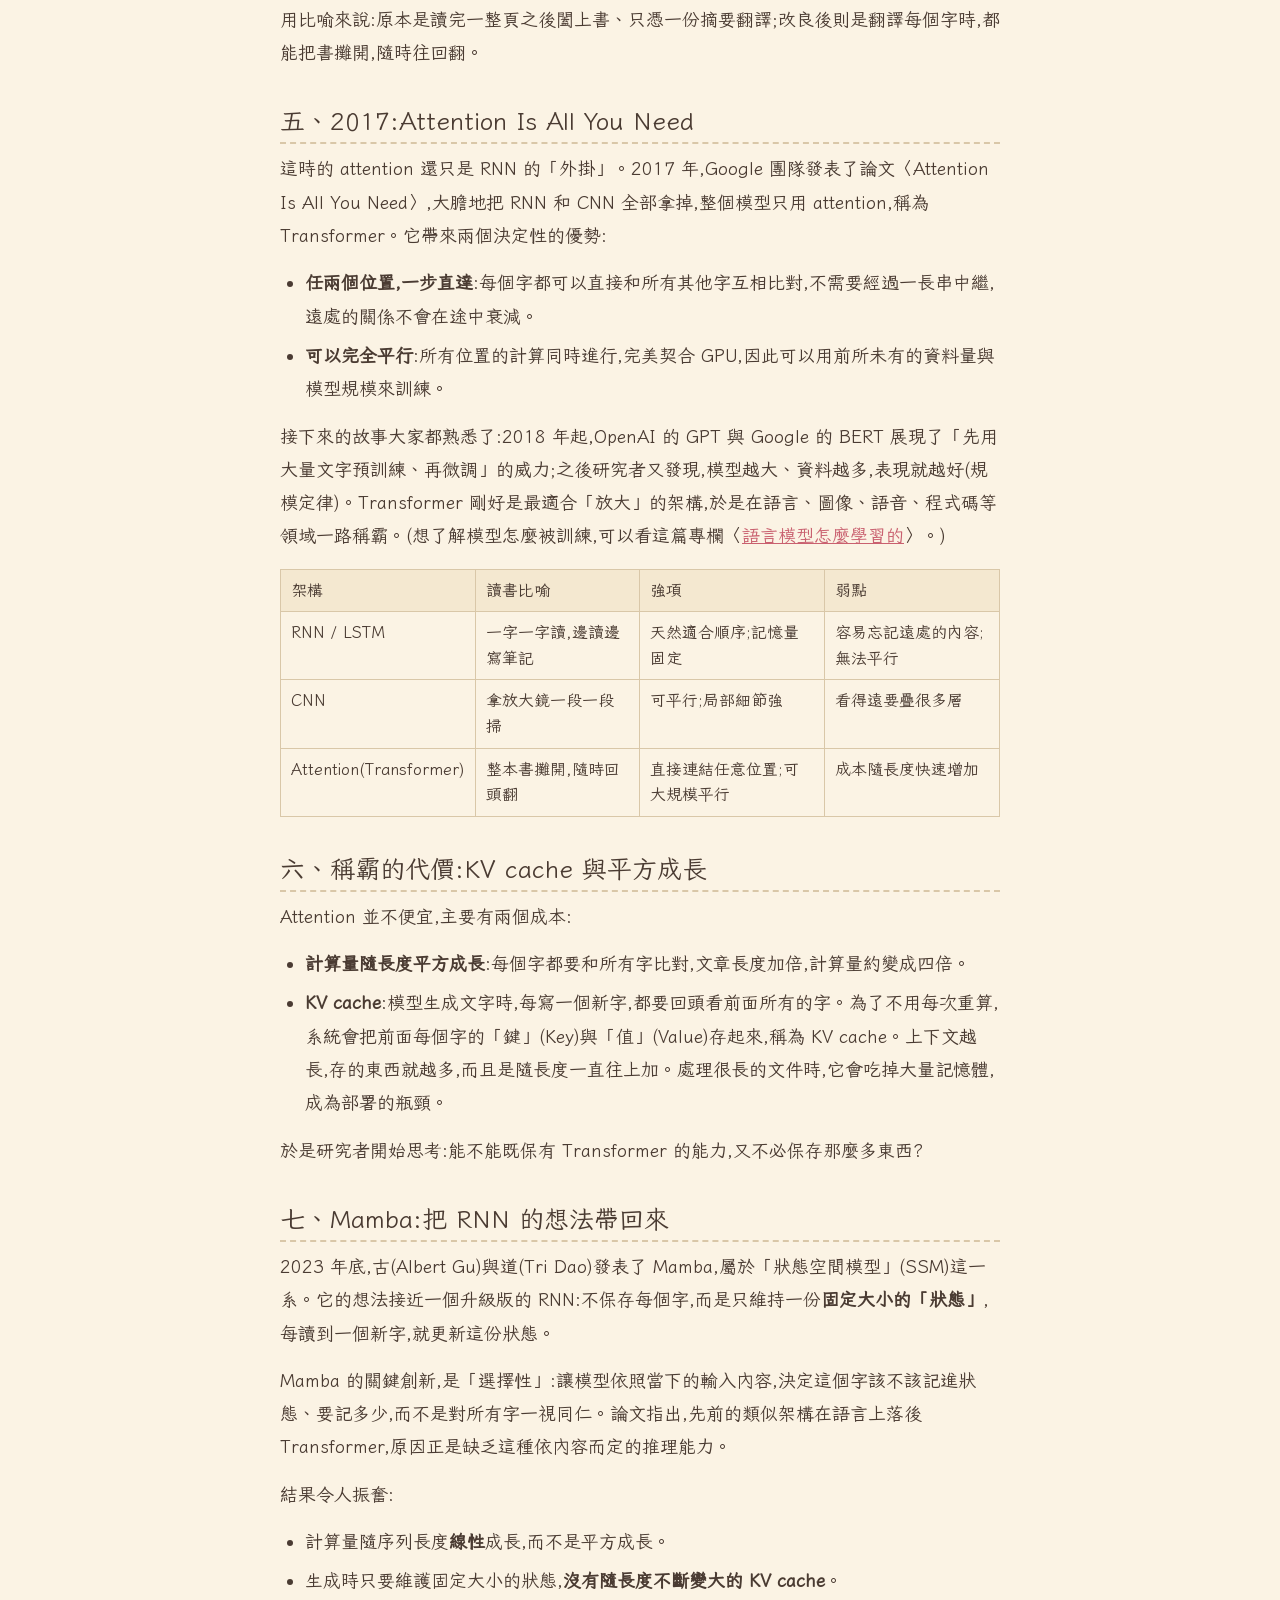
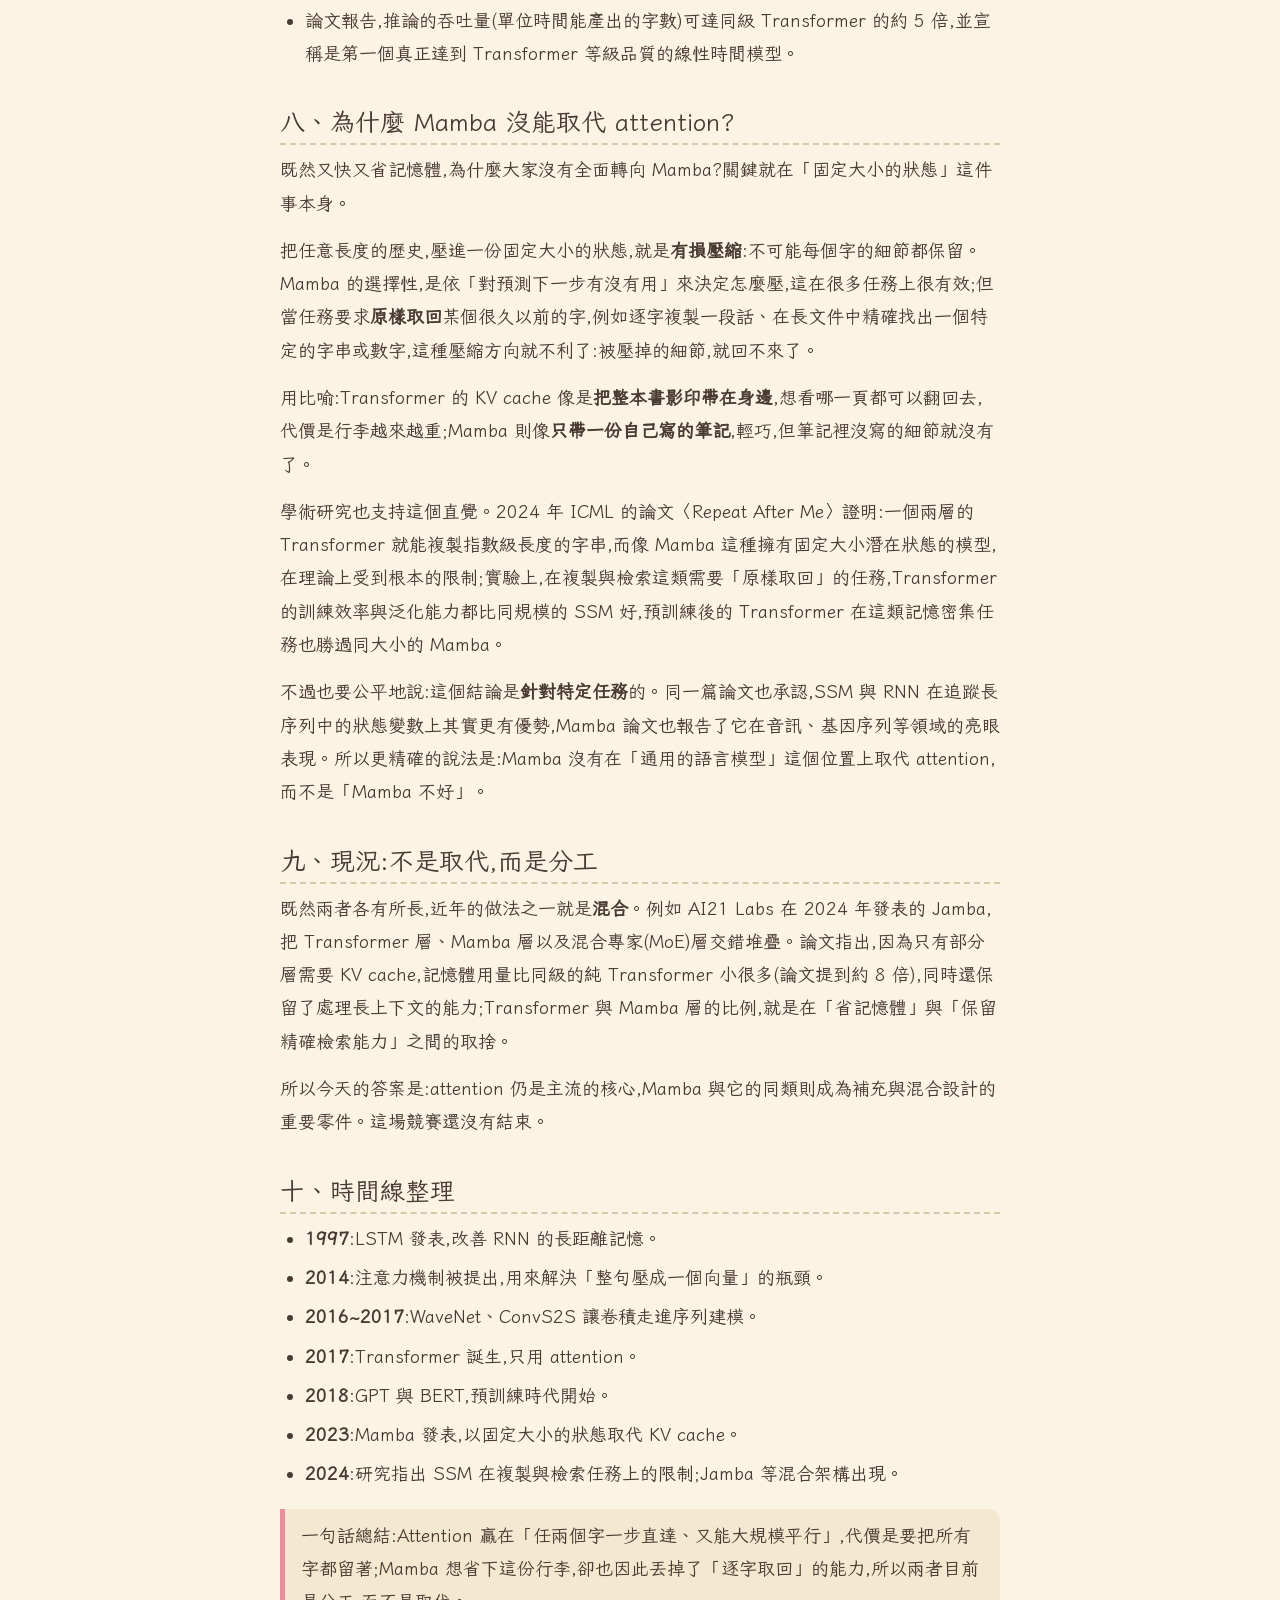
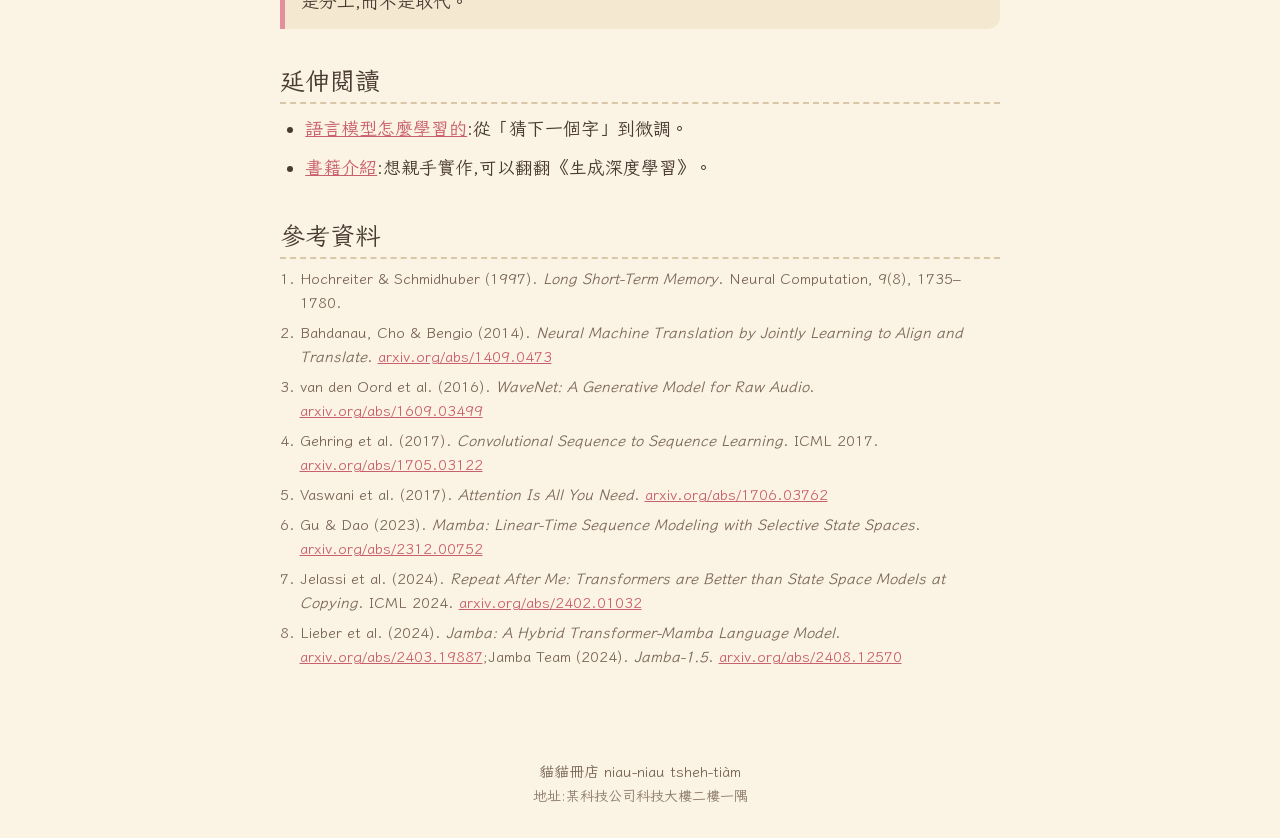
<file: columns/ai-model-history.html>
<!doctype html>
<html lang="zh-Hant">
<head>
  <meta charset="utf-8">
  <meta name="viewport" content="width=device-width, initial-scale=1">
  <title>AI 模型沿革 — 貓貓冊店</title>
  <link rel="preconnect" href="https://fonts.googleapis.com">
  <link rel="preconnect" href="https://fonts.gstatic.com" crossorigin>
  <link href="https://fonts.googleapis.com/css2?family=Caveat:wght@500;700&family=Iansui&display=swap" rel="stylesheet">
  <link rel="stylesheet" href="../css/style.css">
</head>
<body>
  <div class="wrap">
    <header class="topbar">
      <a class="brand" href="../index.html">🐱 貓貓冊店</a>
      <nav>
        <a href="../books.html">書籍介紹</a>
        <a href="../columns.html" aria-current="page">專欄文章</a>
        <a href="../rules.html">書店使用規約</a>
        <a href="../manager.html">店長的話</a>
      </nav>
    </header>

    <article class="article">
      <h1>AI 模型沿革</h1>
      <p class="byline">貓貓冊店專欄 ・ Attention 怎麼稱霸世界的</p>

      <p>今天幾乎所有您聽過的大型語言模型,背後都是同一種架構:Transformer,而它的核心就是「注意力」(attention)。但在 2017 年之前,情況完全不同。這篇文章想回答:在 attention 之前,人們怎麼讓電腦讀懂一串文字?為什麼 attention 後來贏了?而最近被寄予厚望的挑戰者 Mamba,為什麼還沒辦法取代它?</p>

      <h2>一、問題:電腦怎麼讀「一串」東西?</h2>
      <p>語言、語音、股價、基因序列,都是「有順序的資料」。「狗咬人」和「人咬狗」用的是同樣三個字,意思卻完全相反。所以模型不但要認得每個字,還要理解它們的順序與彼此的關係,尤其是相隔很遠的關係,例如一篇文章開頭的人名,到結尾還要記得是誰。</p>
      <p>這個問題叫做「序列建模」。接下來的故事,就是人們不斷嘗試更好的解法。</p>

      <h2>二、RNN:一個字一個字讀,靠「記憶」往下傳</h2>
      <p>最直覺的想法,是模仿人讀書:從頭到尾,一次讀一個字,同時在腦中維持一份「到目前為止的理解」。這就是遞迴神經網路(RNN):每讀一個字,就把新的字和上一步的「記憶」(隱藏狀態)合在一起,更新成新的記憶,再傳給下一步。</p>
      <p>它的問題也很明顯:</p>
      <ul>
        <li><strong>容易忘記</strong>:資訊要穿過很多步驟才能傳到遠處,訓練時的訊號會越傳越弱(稱為梯度消失),所以很難記住遠處的內容。1997 年的 LSTM(長短期記憶)用「閘門」機制,讓模型學會決定該記什麼、忘什麼,大幅改善了這件事。</li>
        <li><strong>無法平行</strong>:第 100 個字的記憶,要等第 99 個算完才能算。這讓訓練很難充分利用 GPU 這類擅長同時做大量運算的硬體。</li>
      </ul>
      <p>2014 年前後的「序列到序列」模型,用一個 RNN 把整句話讀完、壓成一個固定長度的向量,再由另一個 RNN 從這個向量把翻譯寫出來,在機器翻譯上取得很大的成功,但也埋下了一個伏筆:整句話只靠一個向量傳遞,資訊量不夠。</p>

      <h2>三、CNN:用滑動的放大鏡平行地看</h2>
      <p>卷積神經網路(CNN)本來是為圖像發明的:用一個小視窗,在圖上滑動,每次只看局部。有人想到,序列也可以這樣處理。2016 年的 WaveNet(用於語音合成)與 2017 年的 ConvS2S(用於機器翻譯)都是代表。ConvS2S 的作者指出,由於去掉了遞迴,序列各位置的計算可以平行進行,訓練更快,在翻譯上也超越了當時的 LSTM 系統。</p>
      <p>不過 CNN 的視野有限:每一層只看一小段,想讓兩個遠處的字互相「看見」,就得疊很多層。</p>

      <h2>四、Attention 登場:別把整句話壓成一個向量</h2>
      <p>2014 年,巴達瑙(Bahdanau)、趙京烈(Cho)與班吉歐(Bengio)提出了一個關鍵想法。他們推測,把整句話壓縮成固定長度的向量,是效能的瓶頸。他們的解法是:翻譯每一個字時,讓模型自己去「軟搜尋」原句中和這個字最相關的部分,也就是回頭「注意」該看的地方。這就是注意力機制的起點。</p>
      <p>用比喻來說:原本是讀完一整頁之後闔上書、只憑一份摘要翻譯;改良後則是翻譯每個字時,都能把書攤開,隨時往回翻。</p>

      <h2>五、2017:Attention Is All You Need</h2>
      <p>這時的 attention 還只是 RNN 的「外掛」。2017 年,Google 團隊發表了論文〈Attention Is All You Need〉,大膽地把 RNN 和 CNN 全部拿掉,整個模型只用 attention,稱為 Transformer。它帶來兩個決定性的優勢:</p>
      <ul>
        <li><strong>任兩個位置,一步直達</strong>:每個字都可以直接和所有其他字互相比對,不需要經過一長串中繼,遠處的關係不會在途中衰減。</li>
        <li><strong>可以完全平行</strong>:所有位置的計算同時進行,完美契合 GPU,因此可以用前所未有的資料量與模型規模來訓練。</li>
      </ul>
      <p>接下來的故事大家都熟悉了:2018 年起,OpenAI 的 GPT 與 Google 的 BERT 展現了「先用大量文字預訓練、再微調」的威力;之後研究者又發現,模型越大、資料越多,表現就越好(規模定律)。Transformer 剛好是最適合「放大」的架構,於是在語言、圖像、語音、程式碼等領域一路稱霸。(想了解模型怎麼被訓練,可以看這篇專欄〈<a href="language-model.html">語言模型怎麼學習的</a>〉。)</p>

      <div class="table-wrap">
        <table>
          <thead><tr><th>架構</th><th>讀書比喻</th><th>強項</th><th>弱點</th></tr></thead>
          <tbody>
            <tr><td>RNN / LSTM</td><td>一字一字讀,邊讀邊寫筆記</td><td>天然適合順序;記憶量固定</td><td>容易忘記遠處的內容;無法平行</td></tr>
            <tr><td>CNN</td><td>拿放大鏡一段一段掃</td><td>可平行;局部細節強</td><td>看得遠要疊很多層</td></tr>
            <tr><td>Attention(Transformer)</td><td>整本書攤開,隨時回頭翻</td><td>直接連結任意位置;可大規模平行</td><td>成本隨長度快速增加</td></tr>
          </tbody>
        </table>
      </div>

      <h2>六、稱霸的代價:KV cache 與平方成長</h2>
      <p>Attention 並不便宜,主要有兩個成本:</p>
      <ul>
        <li><strong>計算量隨長度平方成長</strong>:每個字都要和所有字比對,文章長度加倍,計算量約變成四倍。</li>
        <li><strong>KV cache</strong>:模型生成文字時,每寫一個新字,都要回頭看前面所有的字。為了不用每次重算,系統會把前面每個字的「鍵」(Key)與「值」(Value)存起來,稱為 KV cache。上下文越長,存的東西就越多,而且是隨長度一直往上加。處理很長的文件時,它會吃掉大量記憶體,成為部署的瓶頸。</li>
      </ul>
      <p>於是研究者開始思考:能不能既保有 Transformer 的能力,又不必保存那麼多東西?</p>

      <h2>七、Mamba:把 RNN 的想法帶回來</h2>
      <p>2023 年底,古(Albert Gu)與道(Tri Dao)發表了 Mamba,屬於「狀態空間模型」(SSM)這一系。它的想法接近一個升級版的 RNN:不保存每個字,而是只維持一份<strong>固定大小的「狀態」</strong>,每讀到一個新字,就更新這份狀態。</p>
      <p>Mamba 的關鍵創新,是「選擇性」:讓模型依照當下的輸入內容,決定這個字該不該記進狀態、要記多少,而不是對所有字一視同仁。論文指出,先前的類似架構在語言上落後 Transformer,原因正是缺乏這種依內容而定的推理能力。</p>
      <p>結果令人振奮:</p>
      <ul>
        <li>計算量隨序列長度<strong>線性</strong>成長,而不是平方成長。</li>
        <li>生成時只要維護固定大小的狀態,<strong>沒有隨長度不斷變大的 KV cache</strong>。</li>
        <li>論文報告,推論的吞吐量(單位時間能產出的字數)可達同級 Transformer 的約 5 倍,並宣稱是第一個真正達到 Transformer 等級品質的線性時間模型。</li>
      </ul>

      <h2>八、為什麼 Mamba 沒能取代 attention?</h2>
      <p>既然又快又省記憶體,為什麼大家沒有全面轉向 Mamba?關鍵就在「固定大小的狀態」這件事本身。</p>
      <p>把任意長度的歷史,壓進一份固定大小的狀態,就是<strong>有損壓縮</strong>:不可能每個字的細節都保留。Mamba 的選擇性,是依「對預測下一步有沒有用」來決定怎麼壓,這在很多任務上很有效;但當任務要求<strong>原樣取回</strong>某個很久以前的字,例如逐字複製一段話、在長文件中精確找出一個特定的字串或數字,這種壓縮方向就不利了:被壓掉的細節,就回不來了。</p>
      <p>用比喻:Transformer 的 KV cache 像是<strong>把整本書影印帶在身邊</strong>,想看哪一頁都可以翻回去,代價是行李越來越重;Mamba 則像<strong>只帶一份自己寫的筆記</strong>,輕巧,但筆記裡沒寫的細節就沒有了。</p>
      <p>學術研究也支持這個直覺。2024 年 ICML 的論文〈Repeat After Me〉證明:一個兩層的 Transformer 就能複製指數級長度的字串,而像 Mamba 這種擁有固定大小潛在狀態的模型,在理論上受到根本的限制;實驗上,在複製與檢索這類需要「原樣取回」的任務,Transformer 的訓練效率與泛化能力都比同規模的 SSM 好,預訓練後的 Transformer 在這類記憶密集任務也勝過同大小的 Mamba。</p>
      <p>不過也要公平地說:這個結論是<strong>針對特定任務</strong>的。同一篇論文也承認,SSM 與 RNN 在追蹤長序列中的狀態變數上其實更有優勢,Mamba 論文也報告了它在音訊、基因序列等領域的亮眼表現。所以更精確的說法是:Mamba 沒有在「通用的語言模型」這個位置上取代 attention,而不是「Mamba 不好」。</p>

      <h2>九、現況:不是取代,而是分工</h2>
      <p>既然兩者各有所長,近年的做法之一就是<strong>混合</strong>。例如 AI21 Labs 在 2024 年發表的 Jamba,把 Transformer 層、Mamba 層以及混合專家(MoE)層交錯堆疊。論文指出,因為只有部分層需要 KV cache,記憶體用量比同級的純 Transformer 小很多(論文提到約 8 倍),同時還保留了處理長上下文的能力;Transformer 與 Mamba 層的比例,就是在「省記憶體」與「保留精確檢索能力」之間的取捨。</p>
      <p>所以今天的答案是:attention 仍是主流的核心,Mamba 與它的同類則成為補充與混合設計的重要零件。這場競賽還沒有結束。</p>

      <h2>十、時間線整理</h2>
      <ul>
        <li><strong>1997</strong>:LSTM 發表,改善 RNN 的長距離記憶。</li>
        <li><strong>2014</strong>:注意力機制被提出,用來解決「整句壓成一個向量」的瓶頸。</li>
        <li><strong>2016~2017</strong>:WaveNet、ConvS2S 讓卷積走進序列建模。</li>
        <li><strong>2017</strong>:Transformer 誕生,只用 attention。</li>
        <li><strong>2018</strong>:GPT 與 BERT,預訓練時代開始。</li>
        <li><strong>2023</strong>:Mamba 發表,以固定大小的狀態取代 KV cache。</li>
        <li><strong>2024</strong>:研究指出 SSM 在複製與檢索任務上的限制;Jamba 等混合架構出現。</li>
      </ul>

      <blockquote>一句話總結:Attention 贏在「任兩個字一步直達、又能大規模平行」,代價是要把所有字都留著;Mamba 想省下這份行李,卻也因此丟掉了「逐字取回」的能力,所以兩者目前是分工,而不是取代。</blockquote>

      <h2>延伸閱讀</h2>
      <ul>
        <li><a href="language-model.html">語言模型怎麼學習的</a>:從「猜下一個字」到微調。</li>
        <li><a href="../books.html">書籍介紹</a>:想親手實作,可以翻翻《生成深度學習》。</li>
      </ul>

      <h2>參考資料</h2>
      <ol class="refs">
        <li>Hochreiter &amp; Schmidhuber (1997). <em>Long Short-Term Memory</em>. Neural Computation, 9(8), 1735–1780.</li>
        <li>Bahdanau, Cho &amp; Bengio (2014). <em>Neural Machine Translation by Jointly Learning to Align and Translate</em>. <a href="https://arxiv.org/abs/1409.0473" target="_blank" rel="noopener">arxiv.org/abs/1409.0473</a></li>
        <li>van den Oord et al. (2016). <em>WaveNet: A Generative Model for Raw Audio</em>. <a href="https://arxiv.org/abs/1609.03499" target="_blank" rel="noopener">arxiv.org/abs/1609.03499</a></li>
        <li>Gehring et al. (2017). <em>Convolutional Sequence to Sequence Learning</em>. ICML 2017. <a href="https://arxiv.org/abs/1705.03122" target="_blank" rel="noopener">arxiv.org/abs/1705.03122</a></li>
        <li>Vaswani et al. (2017). <em>Attention Is All You Need</em>. <a href="https://arxiv.org/abs/1706.03762" target="_blank" rel="noopener">arxiv.org/abs/1706.03762</a></li>
        <li>Gu &amp; Dao (2023). <em>Mamba: Linear-Time Sequence Modeling with Selective State Spaces</em>. <a href="https://arxiv.org/abs/2312.00752" target="_blank" rel="noopener">arxiv.org/abs/2312.00752</a></li>
        <li>Jelassi et al. (2024). <em>Repeat After Me: Transformers are Better than State Space Models at Copying</em>. ICML 2024. <a href="https://arxiv.org/abs/2402.01032" target="_blank" rel="noopener">arxiv.org/abs/2402.01032</a></li>
        <li>Lieber et al. (2024). <em>Jamba: A Hybrid Transformer-Mamba Language Model</em>. <a href="https://arxiv.org/abs/2403.19887" target="_blank" rel="noopener">arxiv.org/abs/2403.19887</a>;Jamba Team (2024). <em>Jamba-1.5</em>. <a href="https://arxiv.org/abs/2408.12570" target="_blank" rel="noopener">arxiv.org/abs/2408.12570</a></li>
      </ol>
    </article>
  </div>
  <footer class="foot">貓貓冊店 niau-niau tsheh-tiàm<span class="addr">地址:某科技公司科技大樓二樓一隅</span></footer>
</body>
</html>
</file>
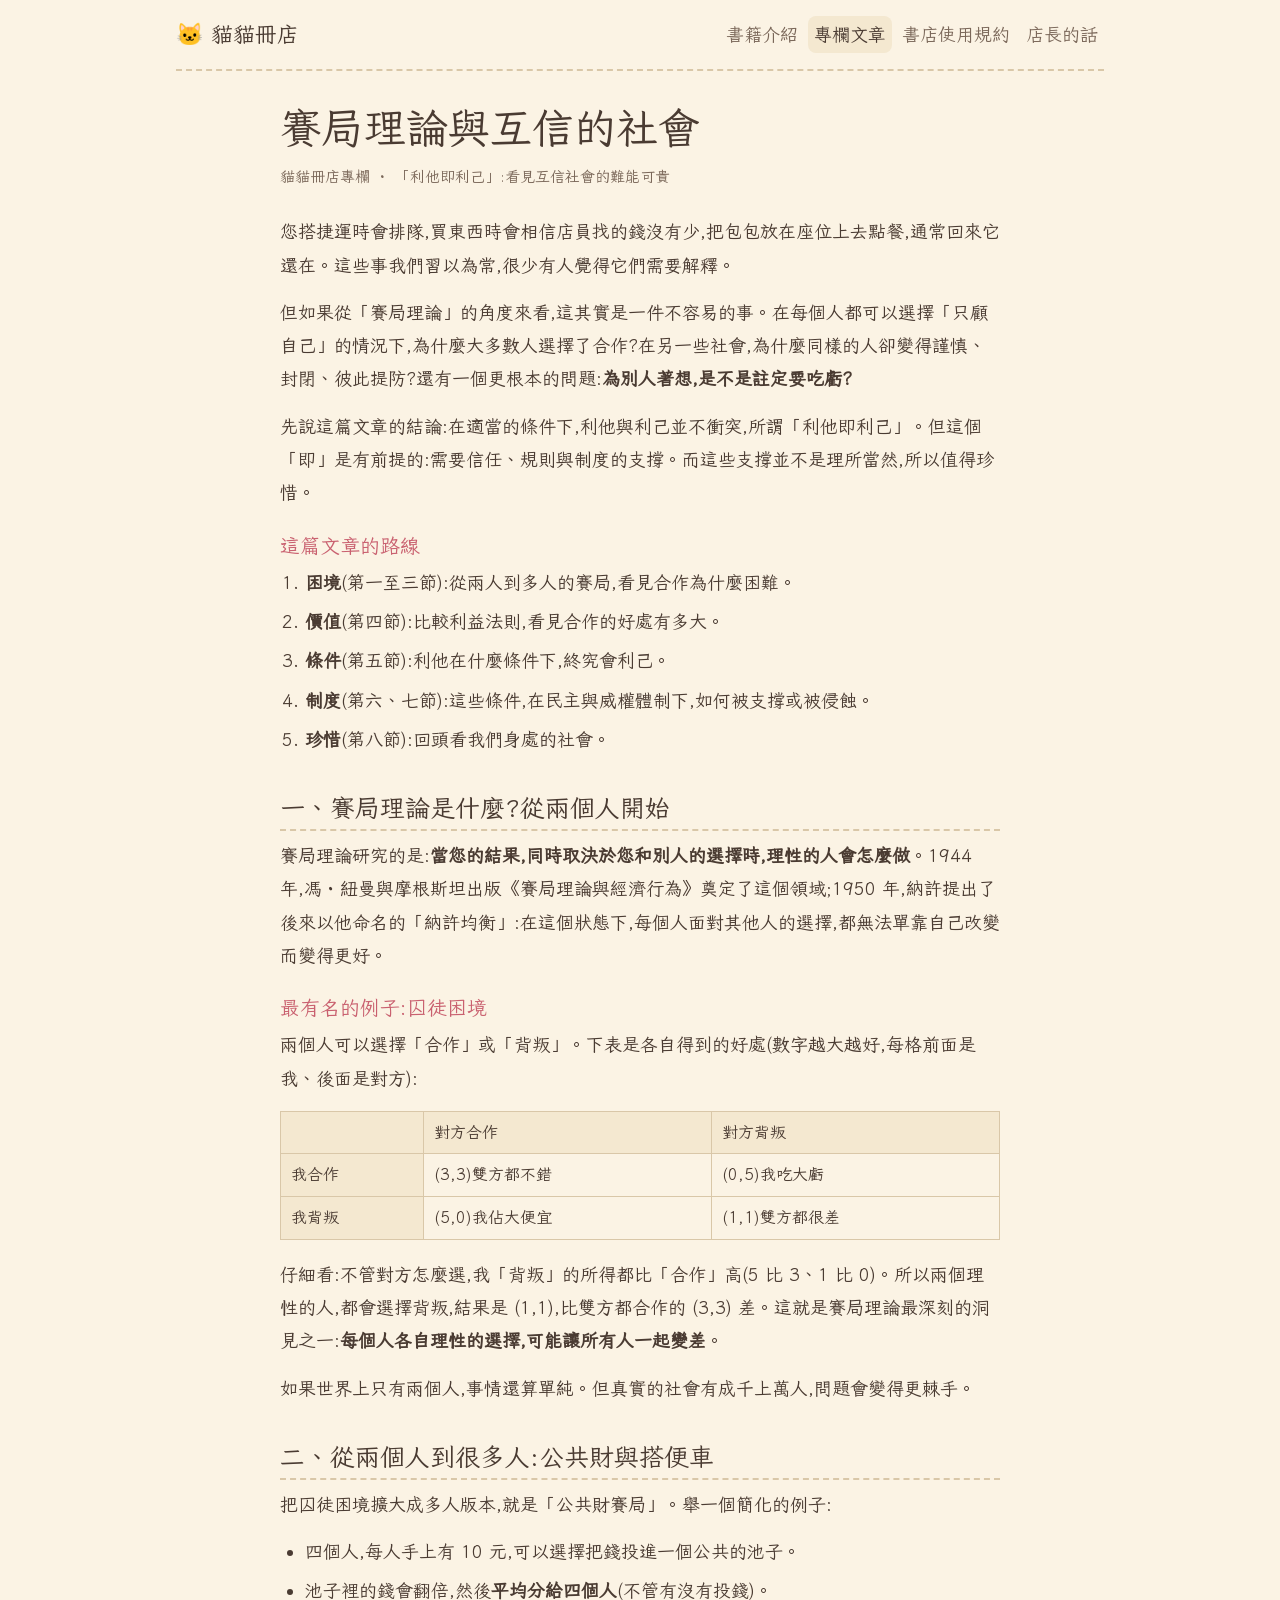
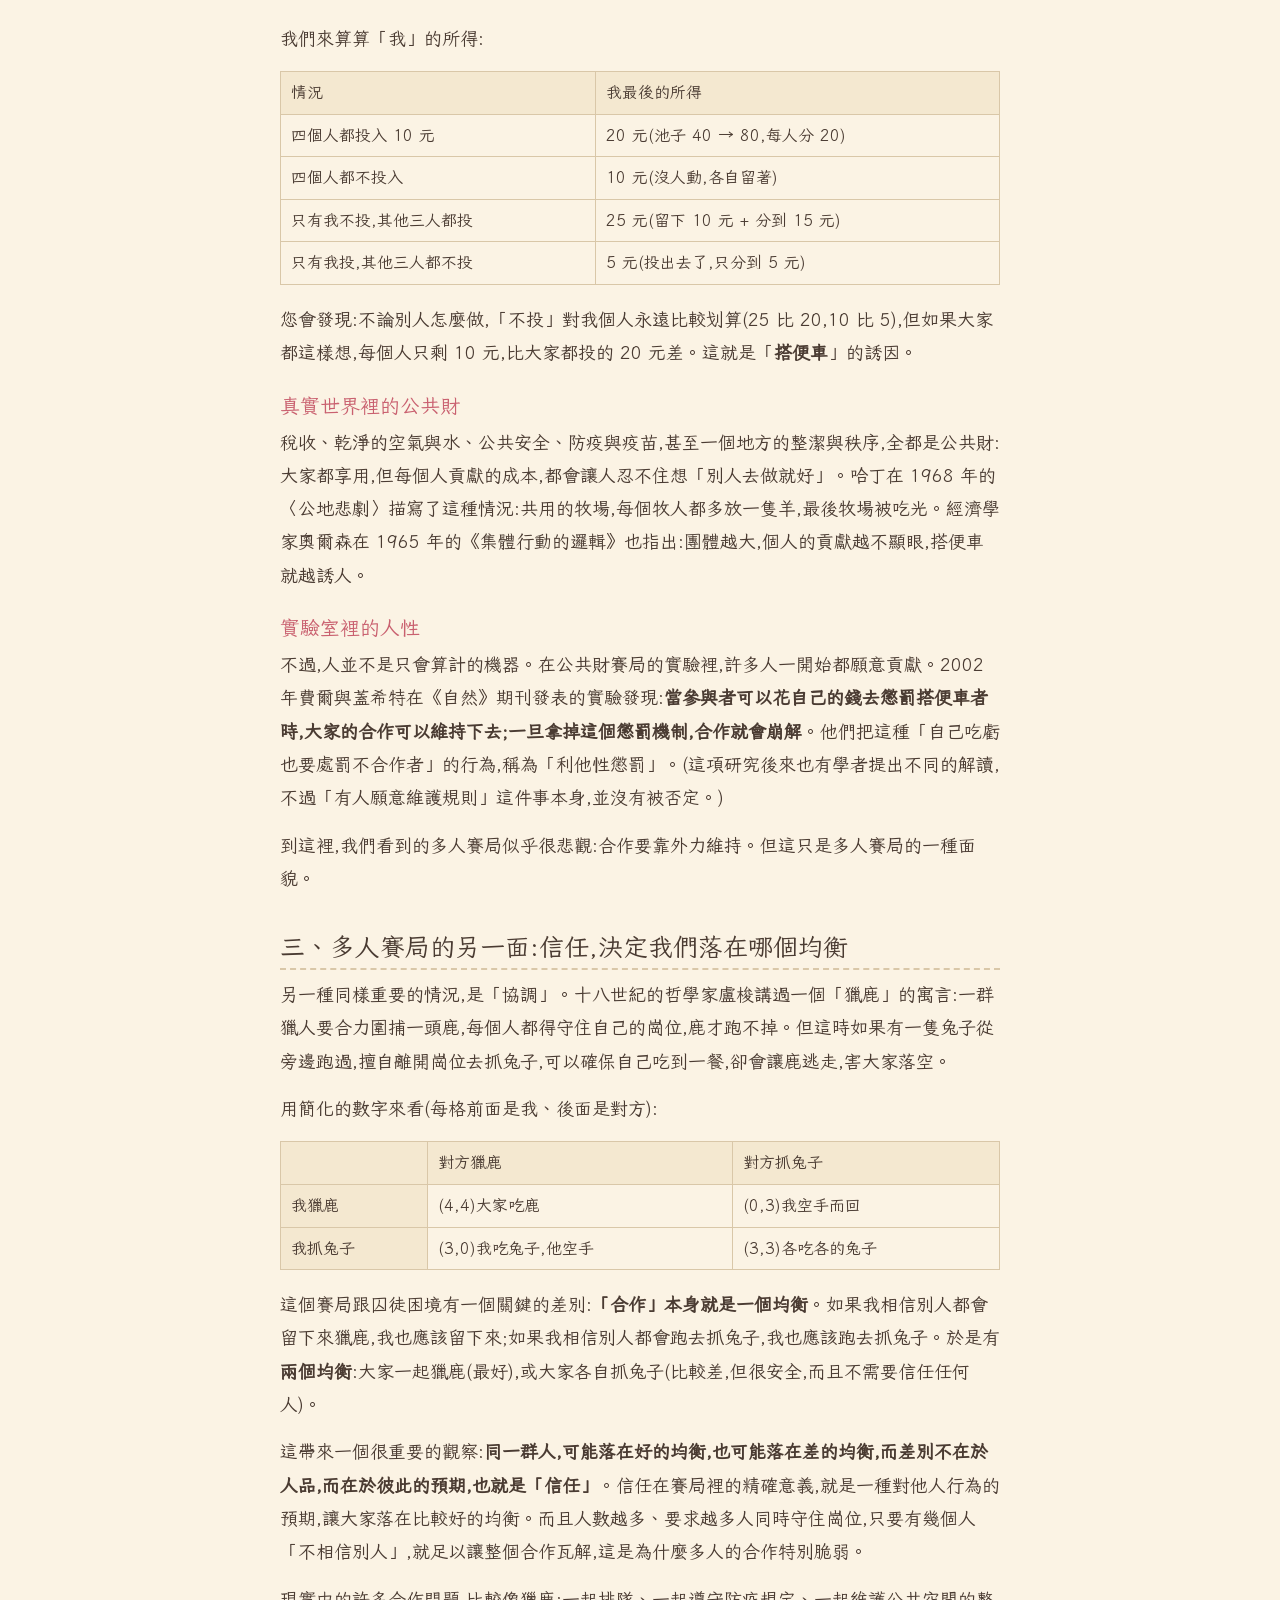
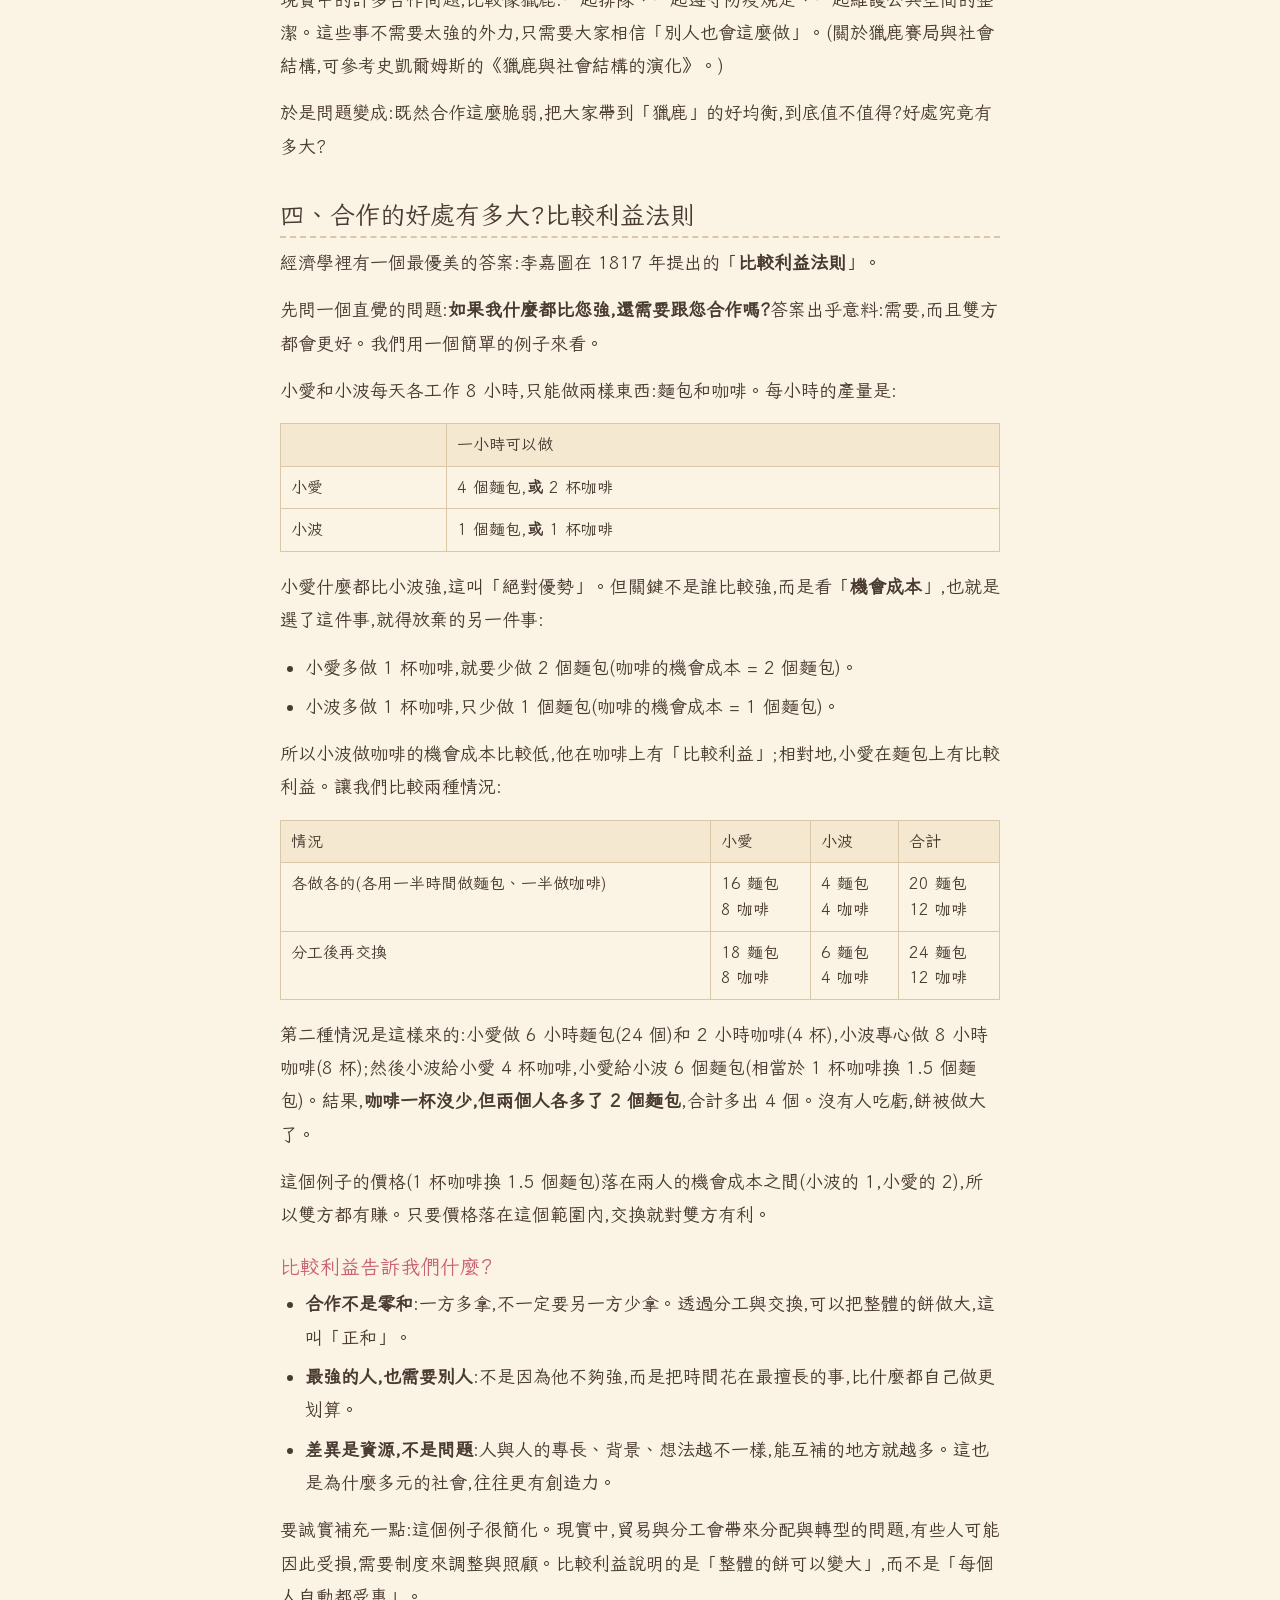
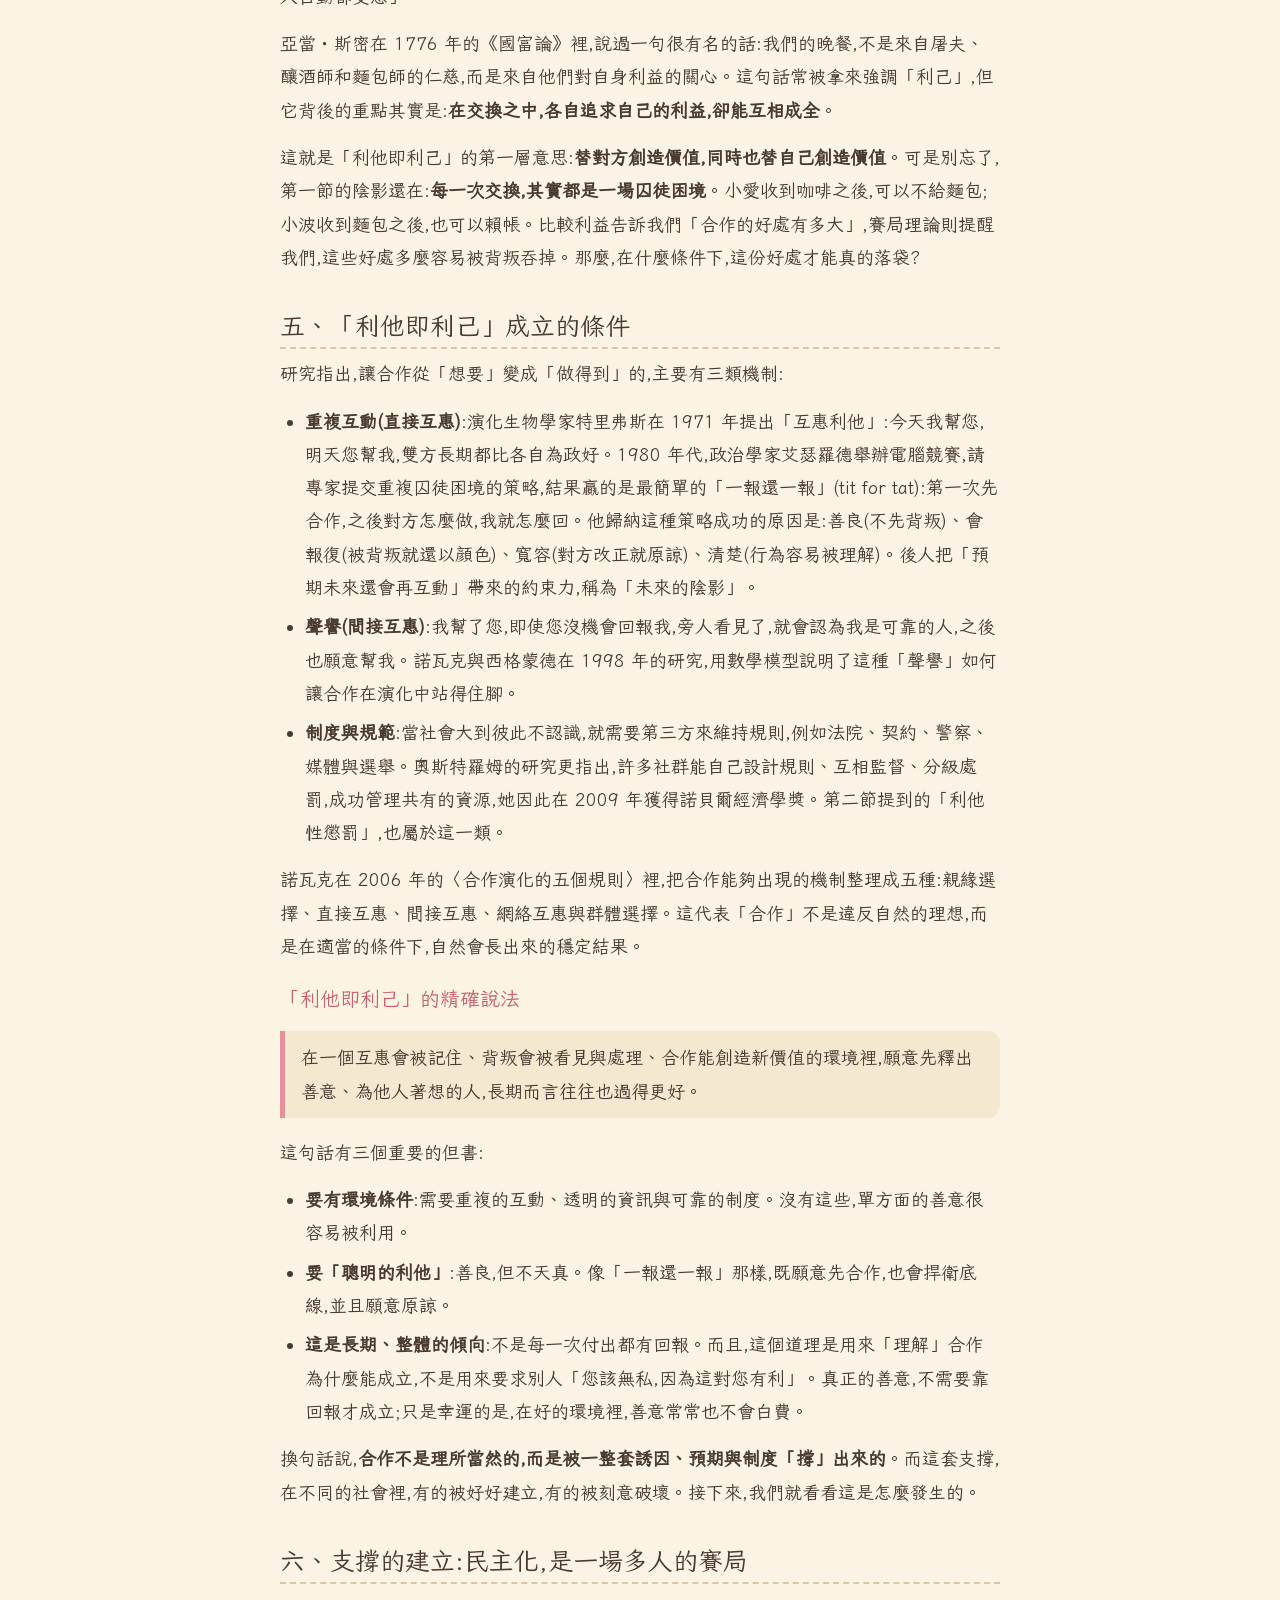
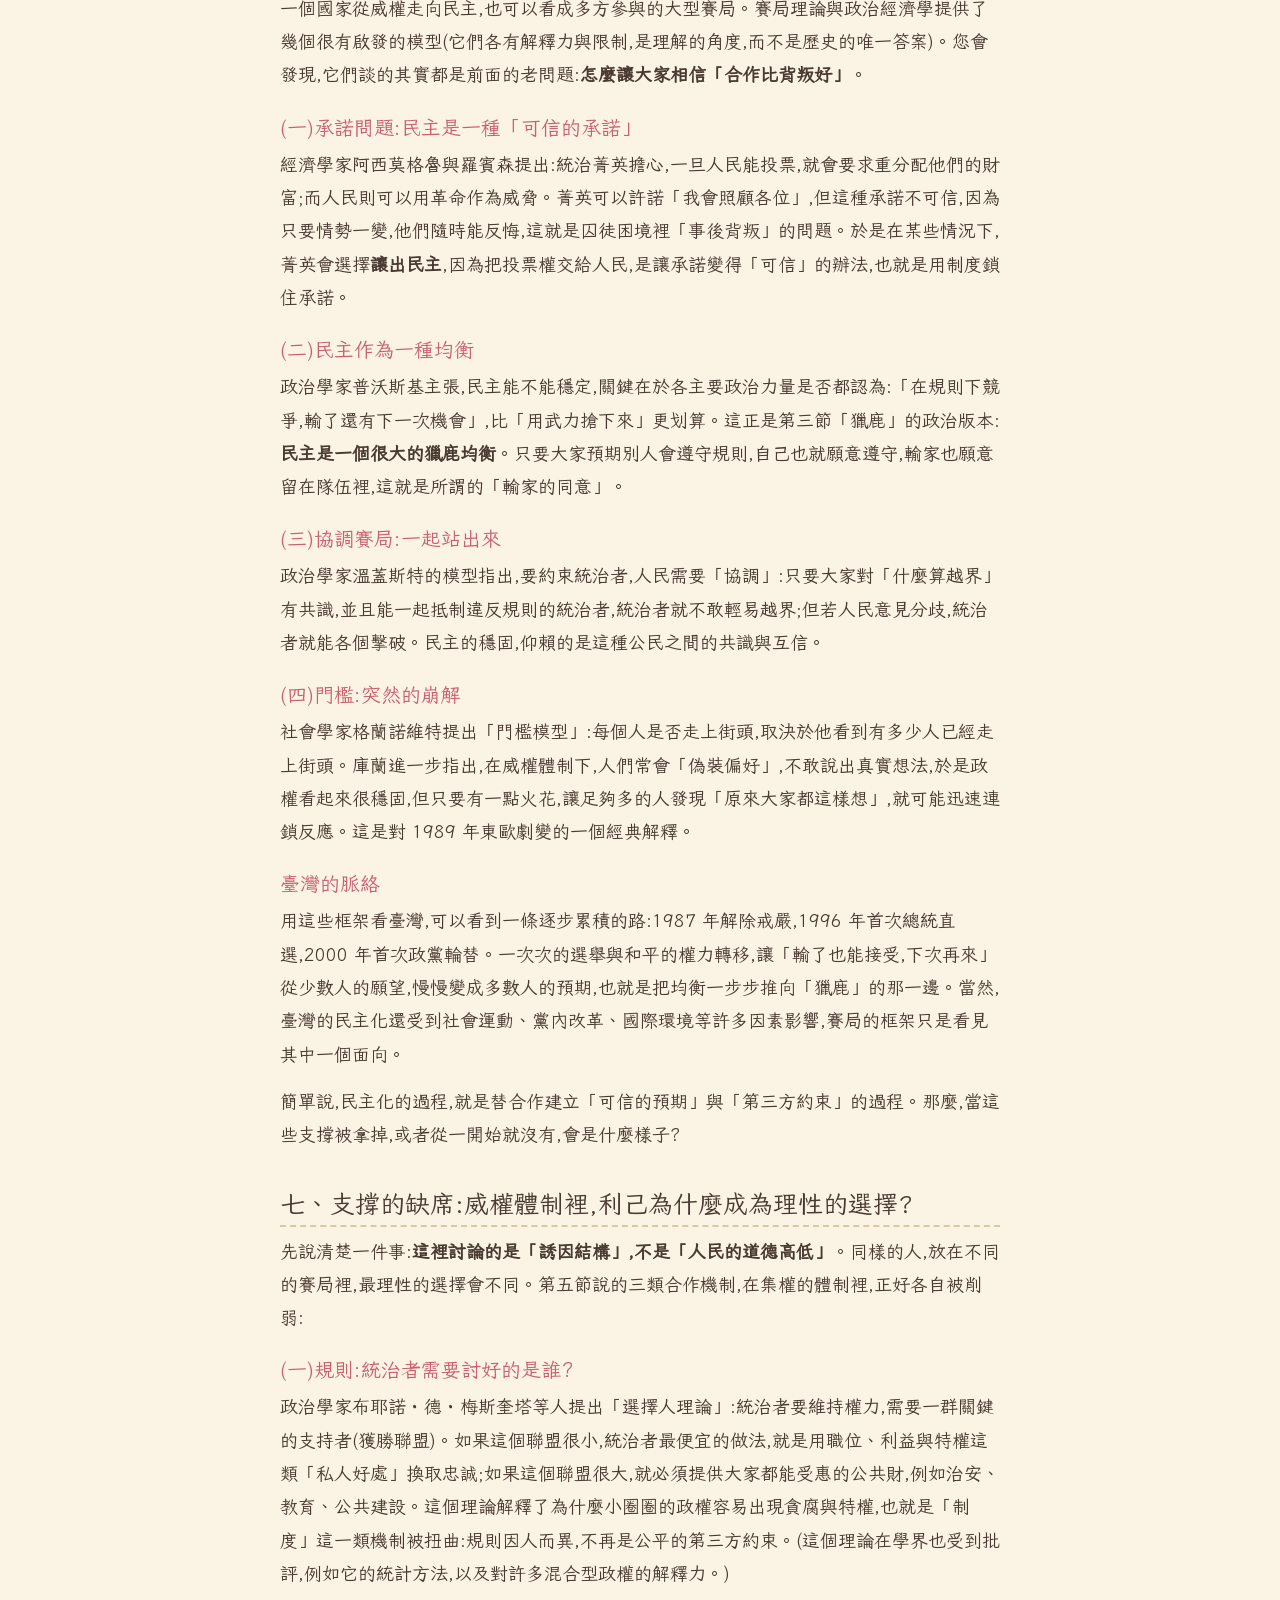
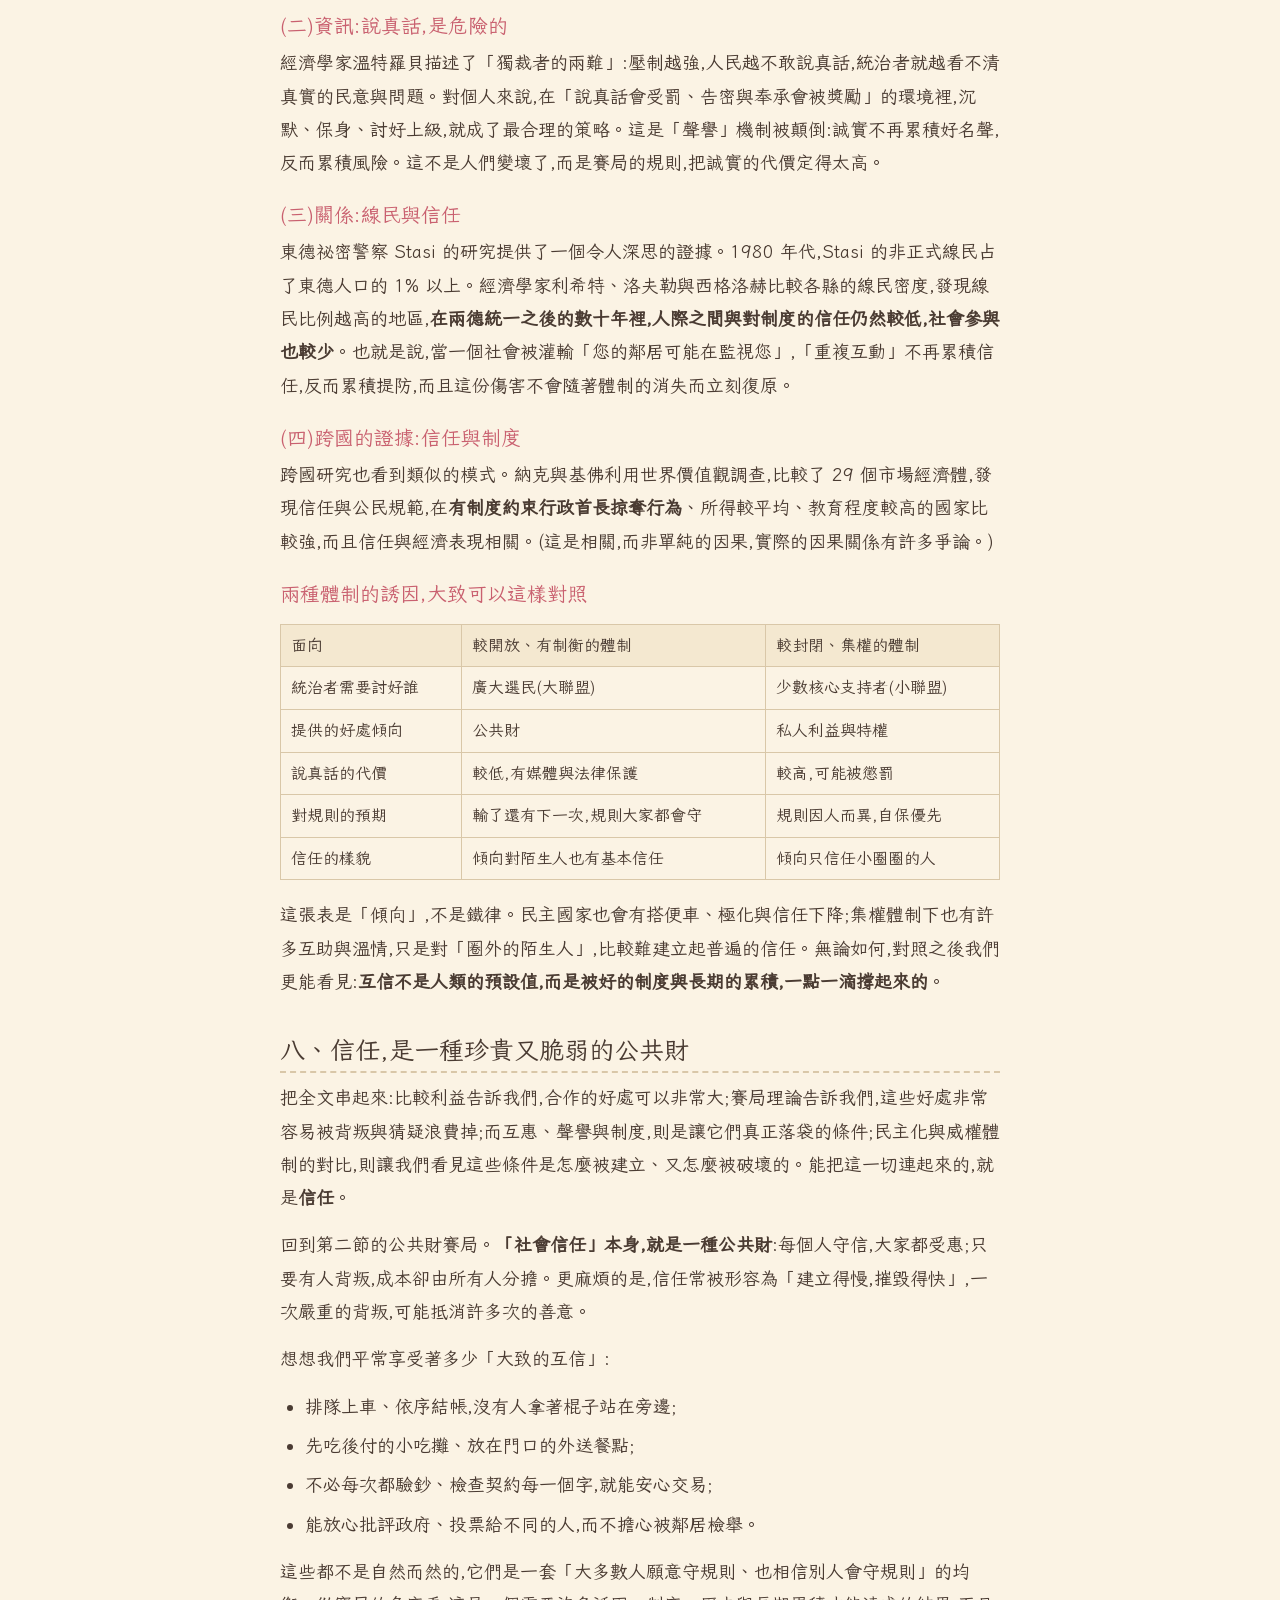
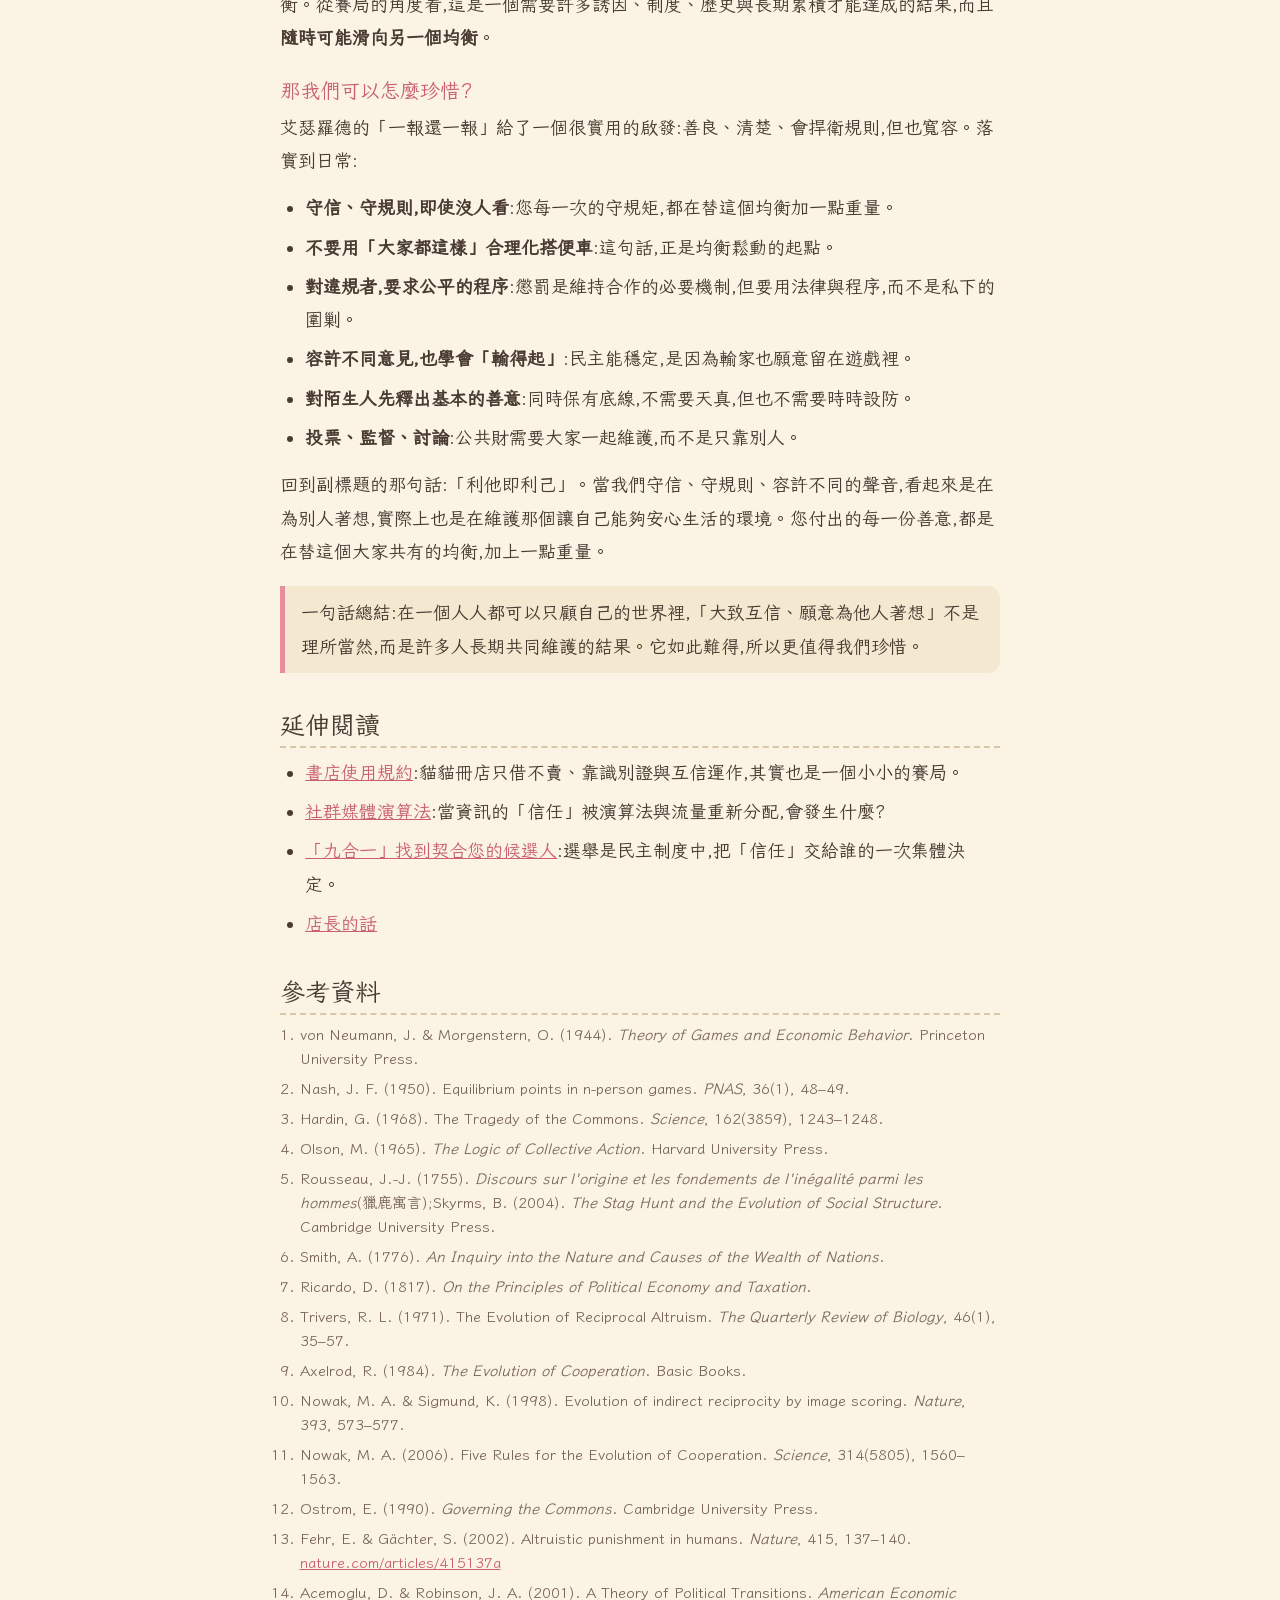
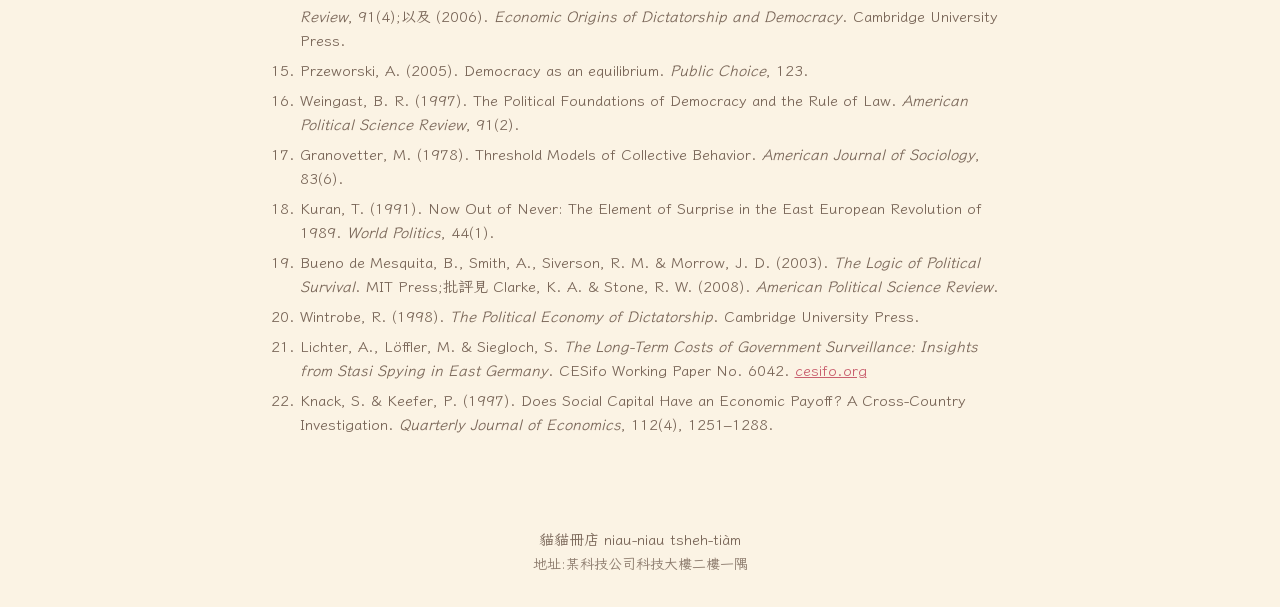
<file: columns/game-theory.html>
<!doctype html>
<html lang="zh-Hant">
<head>
  <meta charset="utf-8">
  <meta name="viewport" content="width=device-width, initial-scale=1">
  <title>賽局理論與互信的社會 — 貓貓冊店</title>
  <link rel="preconnect" href="https://fonts.googleapis.com">
  <link rel="preconnect" href="https://fonts.gstatic.com" crossorigin>
  <link href="https://fonts.googleapis.com/css2?family=Caveat:wght@500;700&family=Iansui&display=swap" rel="stylesheet">
  <link rel="stylesheet" href="../css/style.css">
</head>
<body>
  <div class="wrap">
    <header class="topbar">
      <a class="brand" href="../index.html">🐱 貓貓冊店</a>
      <nav>
        <a href="../books.html">書籍介紹</a>
        <a href="../columns.html" aria-current="page">專欄文章</a>
        <a href="../rules.html">書店使用規約</a>
        <a href="../manager.html">店長的話</a>
      </nav>
    </header>

    <article class="article">
      <h1>賽局理論與互信的社會</h1>
      <p class="byline">貓貓冊店專欄 ・ 「利他即利己」:看見互信社會的難能可貴</p>

      <p>您搭捷運時會排隊,買東西時會相信店員找的錢沒有少,把包包放在座位上去點餐,通常回來它還在。這些事我們習以為常,很少有人覺得它們需要解釋。</p>
      <p>但如果從「賽局理論」的角度來看,這其實是一件不容易的事。在每個人都可以選擇「只顧自己」的情況下,為什麼大多數人選擇了合作?在另一些社會,為什麼同樣的人卻變得謹慎、封閉、彼此提防?還有一個更根本的問題:<strong>為別人著想,是不是註定要吃虧?</strong></p>
      <p>先說這篇文章的結論:在適當的條件下,利他與利己並不衝突,所謂「利他即利己」。但這個「即」是有前提的:需要信任、規則與制度的支撐。而這些支撐並不是理所當然,所以值得珍惜。</p>

      <h3>這篇文章的路線</h3>
      <ol>
        <li><strong>困境</strong>(第一至三節):從兩人到多人的賽局,看見合作為什麼困難。</li>
        <li><strong>價值</strong>(第四節):比較利益法則,看見合作的好處有多大。</li>
        <li><strong>條件</strong>(第五節):利他在什麼條件下,終究會利己。</li>
        <li><strong>制度</strong>(第六、七節):這些條件,在民主與威權體制下,如何被支撐或被侵蝕。</li>
        <li><strong>珍惜</strong>(第八節):回頭看我們身處的社會。</li>
      </ol>

      <h2>一、賽局理論是什麼?從兩個人開始</h2>
      <p>賽局理論研究的是:<strong>當您的結果,同時取決於您和別人的選擇時,理性的人會怎麼做</strong>。1944 年,馮・紐曼與摩根斯坦出版《賽局理論與經濟行為》奠定了這個領域;1950 年,納許提出了後來以他命名的「納許均衡」:在這個狀態下,每個人面對其他人的選擇,都無法單靠自己改變而變得更好。</p>

      <h3>最有名的例子:囚徒困境</h3>
      <p>兩個人可以選擇「合作」或「背叛」。下表是各自得到的好處(數字越大越好,每格前面是我、後面是對方):</p>
      <div class="table-wrap">
        <table>
          <thead><tr><th></th><th>對方合作</th><th>對方背叛</th></tr></thead>
          <tbody>
            <tr><th>我合作</th><td>(3,3)雙方都不錯</td><td>(0,5)我吃大虧</td></tr>
            <tr><th>我背叛</th><td>(5,0)我佔大便宜</td><td>(1,1)雙方都很差</td></tr>
          </tbody>
        </table>
      </div>
      <p>仔細看:不管對方怎麼選,我「背叛」的所得都比「合作」高(5 比 3、1 比 0)。所以兩個理性的人,都會選擇背叛,結果是 (1,1),比雙方都合作的 (3,3) 差。這就是賽局理論最深刻的洞見之一:<strong>每個人各自理性的選擇,可能讓所有人一起變差</strong>。</p>
      <p>如果世界上只有兩個人,事情還算單純。但真實的社會有成千上萬人,問題會變得更棘手。</p>

      <h2>二、從兩個人到很多人:公共財與搭便車</h2>
      <p>把囚徒困境擴大成多人版本,就是「公共財賽局」。舉一個簡化的例子:</p>
      <ul>
        <li>四個人,每人手上有 10 元,可以選擇把錢投進一個公共的池子。</li>
        <li>池子裡的錢會翻倍,然後<strong>平均分給四個人</strong>(不管有沒有投錢)。</li>
      </ul>
      <p>我們來算算「我」的所得:</p>
      <div class="table-wrap">
        <table>
          <thead><tr><th>情況</th><th>我最後的所得</th></tr></thead>
          <tbody>
            <tr><td>四個人都投入 10 元</td><td>20 元(池子 40 → 80,每人分 20)</td></tr>
            <tr><td>四個人都不投入</td><td>10 元(沒人動,各自留著)</td></tr>
            <tr><td>只有我不投,其他三人都投</td><td>25 元(留下 10 元 + 分到 15 元)</td></tr>
            <tr><td>只有我投,其他三人都不投</td><td>5 元(投出去了,只分到 5 元)</td></tr>
          </tbody>
        </table>
      </div>
      <p>您會發現:不論別人怎麼做,「不投」對我個人永遠比較划算(25 比 20,10 比 5),但如果大家都這樣想,每個人只剩 10 元,比大家都投的 20 元差。這就是「<strong>搭便車</strong>」的誘因。</p>

      <h3>真實世界裡的公共財</h3>
      <p>稅收、乾淨的空氣與水、公共安全、防疫與疫苗,甚至一個地方的整潔與秩序,全都是公共財:大家都享用,但每個人貢獻的成本,都會讓人忍不住想「別人去做就好」。哈丁在 1968 年的〈公地悲劇〉描寫了這種情況:共用的牧場,每個牧人都多放一隻羊,最後牧場被吃光。經濟學家奧爾森在 1965 年的《集體行動的邏輯》也指出:團體越大,個人的貢獻越不顯眼,搭便車就越誘人。</p>

      <h3>實驗室裡的人性</h3>
      <p>不過,人並不是只會算計的機器。在公共財賽局的實驗裡,許多人一開始都願意貢獻。2002 年費爾與蓋希特在《自然》期刊發表的實驗發現:<strong>當參與者可以花自己的錢去懲罰搭便車者時,大家的合作可以維持下去;一旦拿掉這個懲罰機制,合作就會崩解</strong>。他們把這種「自己吃虧也要處罰不合作者」的行為,稱為「利他性懲罰」。(這項研究後來也有學者提出不同的解讀,不過「有人願意維護規則」這件事本身,並沒有被否定。)</p>
      <p>到這裡,我們看到的多人賽局似乎很悲觀:合作要靠外力維持。但這只是多人賽局的一種面貌。</p>

      <h2>三、多人賽局的另一面:信任,決定我們落在哪個均衡</h2>
      <p>另一種同樣重要的情況,是「協調」。十八世紀的哲學家盧梭講過一個「獵鹿」的寓言:一群獵人要合力圍捕一頭鹿,每個人都得守住自己的崗位,鹿才跑不掉。但這時如果有一隻兔子從旁邊跑過,擅自離開崗位去抓兔子,可以確保自己吃到一餐,卻會讓鹿逃走,害大家落空。</p>
      <p>用簡化的數字來看(每格前面是我、後面是對方):</p>
      <div class="table-wrap">
        <table>
          <thead><tr><th></th><th>對方獵鹿</th><th>對方抓兔子</th></tr></thead>
          <tbody>
            <tr><th>我獵鹿</th><td>(4,4)大家吃鹿</td><td>(0,3)我空手而回</td></tr>
            <tr><th>我抓兔子</th><td>(3,0)我吃兔子,他空手</td><td>(3,3)各吃各的兔子</td></tr>
          </tbody>
        </table>
      </div>
      <p>這個賽局跟囚徒困境有一個關鍵的差別:<strong>「合作」本身就是一個均衡</strong>。如果我相信別人都會留下來獵鹿,我也應該留下來;如果我相信別人都會跑去抓兔子,我也應該跑去抓兔子。於是有<strong>兩個均衡</strong>:大家一起獵鹿(最好),或大家各自抓兔子(比較差,但很安全,而且不需要信任任何人)。</p>
      <p>這帶來一個很重要的觀察:<strong>同一群人,可能落在好的均衡,也可能落在差的均衡,而差別不在於人品,而在於彼此的預期,也就是「信任」</strong>。信任在賽局裡的精確意義,就是一種對他人行為的預期,讓大家落在比較好的均衡。而且人數越多、要求越多人同時守住崗位,只要有幾個人「不相信別人」,就足以讓整個合作瓦解,這是為什麼多人的合作特別脆弱。</p>
      <p>現實中的許多合作問題,比較像獵鹿:一起排隊、一起遵守防疫規定、一起維護公共空間的整潔。這些事不需要太強的外力,只需要大家相信「別人也會這麼做」。(關於獵鹿賽局與社會結構,可參考史凱爾姆斯的《獵鹿與社會結構的演化》。)</p>
      <p>於是問題變成:既然合作這麼脆弱,把大家帶到「獵鹿」的好均衡,到底值不值得?好處究竟有多大?</p>

      <h2>四、合作的好處有多大?比較利益法則</h2>
      <p>經濟學裡有一個最優美的答案:李嘉圖在 1817 年提出的「<strong>比較利益法則</strong>」。</p>
      <p>先問一個直覺的問題:<strong>如果我什麼都比您強,還需要跟您合作嗎?</strong>答案出乎意料:需要,而且雙方都會更好。我們用一個簡單的例子來看。</p>
      <p>小愛和小波每天各工作 8 小時,只能做兩樣東西:麵包和咖啡。每小時的產量是:</p>
      <div class="table-wrap">
        <table>
          <thead><tr><th></th><th>一小時可以做</th></tr></thead>
          <tbody>
            <tr><td>小愛</td><td>4 個麵包,<strong>或</strong> 2 杯咖啡</td></tr>
            <tr><td>小波</td><td>1 個麵包,<strong>或</strong> 1 杯咖啡</td></tr>
          </tbody>
        </table>
      </div>
      <p>小愛什麼都比小波強,這叫「絕對優勢」。但關鍵不是誰比較強,而是看「<strong>機會成本</strong>」,也就是選了這件事,就得放棄的另一件事:</p>
      <ul>
        <li>小愛多做 1 杯咖啡,就要少做 2 個麵包(咖啡的機會成本 = 2 個麵包)。</li>
        <li>小波多做 1 杯咖啡,只少做 1 個麵包(咖啡的機會成本 = 1 個麵包)。</li>
      </ul>
      <p>所以小波做咖啡的機會成本比較低,他在咖啡上有「比較利益」;相對地,小愛在麵包上有比較利益。讓我們比較兩種情況:</p>
      <div class="table-wrap">
        <table>
          <thead><tr><th>情況</th><th>小愛</th><th>小波</th><th>合計</th></tr></thead>
          <tbody>
            <tr><td>各做各的(各用一半時間做麵包、一半做咖啡)</td><td>16 麵包<br>8 咖啡</td><td>4 麵包<br>4 咖啡</td><td>20 麵包<br>12 咖啡</td></tr>
            <tr><td>分工後再交換</td><td>18 麵包<br>8 咖啡</td><td>6 麵包<br>4 咖啡</td><td>24 麵包<br>12 咖啡</td></tr>
          </tbody>
        </table>
      </div>
      <p>第二種情況是這樣來的:小愛做 6 小時麵包(24 個)和 2 小時咖啡(4 杯),小波專心做 8 小時咖啡(8 杯);然後小波給小愛 4 杯咖啡,小愛給小波 6 個麵包(相當於 1 杯咖啡換 1.5 個麵包)。結果,<strong>咖啡一杯沒少,但兩個人各多了 2 個麵包</strong>,合計多出 4 個。沒有人吃虧,餅被做大了。</p>
      <p>這個例子的價格(1 杯咖啡換 1.5 個麵包)落在兩人的機會成本之間(小波的 1,小愛的 2),所以雙方都有賺。只要價格落在這個範圍內,交換就對雙方有利。</p>

      <h3>比較利益告訴我們什麼?</h3>
      <ul>
        <li><strong>合作不是零和</strong>:一方多拿,不一定要另一方少拿。透過分工與交換,可以把整體的餅做大,這叫「正和」。</li>
        <li><strong>最強的人,也需要別人</strong>:不是因為他不夠強,而是把時間花在最擅長的事,比什麼都自己做更划算。</li>
        <li><strong>差異是資源,不是問題</strong>:人與人的專長、背景、想法越不一樣,能互補的地方就越多。這也是為什麼多元的社會,往往更有創造力。</li>
      </ul>
      <p>要誠實補充一點:這個例子很簡化。現實中,貿易與分工會帶來分配與轉型的問題,有些人可能因此受損,需要制度來調整與照顧。比較利益說明的是「整體的餅可以變大」,而不是「每個人自動都受惠」。</p>
      <p>亞當・斯密在 1776 年的《國富論》裡,說過一句很有名的話:我們的晚餐,不是來自屠夫、釀酒師和麵包師的仁慈,而是來自他們對自身利益的關心。這句話常被拿來強調「利己」,但它背後的重點其實是:<strong>在交換之中,各自追求自己的利益,卻能互相成全</strong>。</p>
      <p>這就是「利他即利己」的第一層意思:<strong>替對方創造價值,同時也替自己創造價值</strong>。可是別忘了,第一節的陰影還在:<strong>每一次交換,其實都是一場囚徒困境</strong>。小愛收到咖啡之後,可以不給麵包;小波收到麵包之後,也可以賴帳。比較利益告訴我們「合作的好處有多大」,賽局理論則提醒我們,這些好處多麼容易被背叛吞掉。那麼,在什麼條件下,這份好處才能真的落袋?</p>

      <h2>五、「利他即利己」成立的條件</h2>
      <p>研究指出,讓合作從「想要」變成「做得到」的,主要有三類機制:</p>
      <ul>
        <li><strong>重複互動(直接互惠)</strong>:演化生物學家特里弗斯在 1971 年提出「互惠利他」:今天我幫您,明天您幫我,雙方長期都比各自為政好。1980 年代,政治學家艾瑟羅德舉辦電腦競賽,請專家提交重複囚徒困境的策略,結果贏的是最簡單的「一報還一報」(tit for tat):第一次先合作,之後對方怎麼做,我就怎麼回。他歸納這種策略成功的原因是:善良(不先背叛)、會報復(被背叛就還以顏色)、寬容(對方改正就原諒)、清楚(行為容易被理解)。後人把「預期未來還會再互動」帶來的約束力,稱為「未來的陰影」。</li>
        <li><strong>聲譽(間接互惠)</strong>:我幫了您,即使您沒機會回報我,旁人看見了,就會認為我是可靠的人,之後也願意幫我。諾瓦克與西格蒙德在 1998 年的研究,用數學模型說明了這種「聲譽」如何讓合作在演化中站得住腳。</li>
        <li><strong>制度與規範</strong>:當社會大到彼此不認識,就需要第三方來維持規則,例如法院、契約、警察、媒體與選舉。奧斯特羅姆的研究更指出,許多社群能自己設計規則、互相監督、分級處罰,成功管理共有的資源,她因此在 2009 年獲得諾貝爾經濟學獎。第二節提到的「利他性懲罰」,也屬於這一類。</li>
      </ul>
      <p>諾瓦克在 2006 年的〈合作演化的五個規則〉裡,把合作能夠出現的機制整理成五種:親緣選擇、直接互惠、間接互惠、網絡互惠與群體選擇。這代表「合作」不是違反自然的理想,而是在適當的條件下,自然會長出來的穩定結果。</p>

      <h3>「利他即利己」的精確說法</h3>
      <blockquote>在一個互惠會被記住、背叛會被看見與處理、合作能創造新價值的環境裡,願意先釋出善意、為他人著想的人,長期而言往往也過得更好。</blockquote>
      <p>這句話有三個重要的但書:</p>
      <ul>
        <li><strong>要有環境條件</strong>:需要重複的互動、透明的資訊與可靠的制度。沒有這些,單方面的善意很容易被利用。</li>
        <li><strong>要「聰明的利他」</strong>:善良,但不天真。像「一報還一報」那樣,既願意先合作,也會捍衛底線,並且願意原諒。</li>
        <li><strong>這是長期、整體的傾向</strong>:不是每一次付出都有回報。而且,這個道理是用來「理解」合作為什麼能成立,不是用來要求別人「您該無私,因為這對您有利」。真正的善意,不需要靠回報才成立;只是幸運的是,在好的環境裡,善意常常也不會白費。</li>
      </ul>
      <p>換句話說,<strong>合作不是理所當然的,而是被一整套誘因、預期與制度「撐」出來的</strong>。而這套支撐,在不同的社會裡,有的被好好建立,有的被刻意破壞。接下來,我們就看看這是怎麼發生的。</p>

      <h2>六、支撐的建立:民主化,是一場多人的賽局</h2>
      <p>一個國家從威權走向民主,也可以看成多方參與的大型賽局。賽局理論與政治經濟學提供了幾個很有啟發的模型(它們各有解釋力與限制,是理解的角度,而不是歷史的唯一答案)。您會發現,它們談的其實都是前面的老問題:<strong>怎麼讓大家相信「合作比背叛好」</strong>。</p>

      <h3>(一)承諾問題:民主是一種「可信的承諾」</h3>
      <p>經濟學家阿西莫格魯與羅賓森提出:統治菁英擔心,一旦人民能投票,就會要求重分配他們的財富;而人民則可以用革命作為威脅。菁英可以許諾「我會照顧各位」,但這種承諾不可信,因為只要情勢一變,他們隨時能反悔,這就是囚徒困境裡「事後背叛」的問題。於是在某些情況下,菁英會選擇<strong>讓出民主</strong>,因為把投票權交給人民,是讓承諾變得「可信」的辦法,也就是用制度鎖住承諾。</p>

      <h3>(二)民主作為一種均衡</h3>
      <p>政治學家普沃斯基主張,民主能不能穩定,關鍵在於各主要政治力量是否都認為:「在規則下競爭,輸了還有下一次機會」,比「用武力搶下來」更划算。這正是第三節「獵鹿」的政治版本:<strong>民主是一個很大的獵鹿均衡</strong>。只要大家預期別人會遵守規則,自己也就願意遵守,輸家也願意留在隊伍裡,這就是所謂的「輸家的同意」。</p>

      <h3>(三)協調賽局:一起站出來</h3>
      <p>政治學家溫蓋斯特的模型指出,要約束統治者,人民需要「協調」:只要大家對「什麼算越界」有共識,並且能一起抵制違反規則的統治者,統治者就不敢輕易越界;但若人民意見分歧,統治者就能各個擊破。民主的穩固,仰賴的是這種公民之間的共識與互信。</p>

      <h3>(四)門檻:突然的崩解</h3>
      <p>社會學家格蘭諾維特提出「門檻模型」:每個人是否走上街頭,取決於他看到有多少人已經走上街頭。庫蘭進一步指出,在威權體制下,人們常會「偽裝偏好」,不敢說出真實想法,於是政權看起來很穩固,但只要有一點火花,讓足夠多的人發現「原來大家都這樣想」,就可能迅速連鎖反應。這是對 1989 年東歐劇變的一個經典解釋。</p>

      <h3>臺灣的脈絡</h3>
      <p>用這些框架看臺灣,可以看到一條逐步累積的路:1987 年解除戒嚴,1996 年首次總統直選,2000 年首次政黨輪替。一次次的選舉與和平的權力轉移,讓「輸了也能接受,下次再來」從少數人的願望,慢慢變成多數人的預期,也就是把均衡一步步推向「獵鹿」的那一邊。當然,臺灣的民主化還受到社會運動、黨內改革、國際環境等許多因素影響,賽局的框架只是看見其中一個面向。</p>
      <p>簡單說,民主化的過程,就是替合作建立「可信的預期」與「第三方約束」的過程。那麼,當這些支撐被拿掉,或者從一開始就沒有,會是什麼樣子?</p>

      <h2>七、支撐的缺席:威權體制裡,利己為什麼成為理性的選擇?</h2>
      <p>先說清楚一件事:<strong>這裡討論的是「誘因結構」,不是「人民的道德高低」</strong>。同樣的人,放在不同的賽局裡,最理性的選擇會不同。第五節說的三類合作機制,在集權的體制裡,正好各自被削弱:</p>

      <h3>(一)規則:統治者需要討好的是誰?</h3>
      <p>政治學家布耶諾・德・梅斯奎塔等人提出「選擇人理論」:統治者要維持權力,需要一群關鍵的支持者(獲勝聯盟)。如果這個聯盟很小,統治者最便宜的做法,就是用職位、利益與特權這類「私人好處」換取忠誠;如果這個聯盟很大,就必須提供大家都能受惠的公共財,例如治安、教育、公共建設。這個理論解釋了為什麼小圈圈的政權容易出現貪腐與特權,也就是「制度」這一類機制被扭曲:規則因人而異,不再是公平的第三方約束。(這個理論在學界也受到批評,例如它的統計方法,以及對許多混合型政權的解釋力。)</p>

      <h3>(二)資訊:說真話,是危險的</h3>
      <p>經濟學家溫特羅貝描述了「獨裁者的兩難」:壓制越強,人民越不敢說真話,統治者就越看不清真實的民意與問題。對個人來說,在「說真話會受罰、告密與奉承會被獎勵」的環境裡,沉默、保身、討好上級,就成了最合理的策略。這是「聲譽」機制被顛倒:誠實不再累積好名聲,反而累積風險。這不是人們變壞了,而是賽局的規則,把誠實的代價定得太高。</p>

      <h3>(三)關係:線民與信任</h3>
      <p>東德祕密警察 Stasi 的研究提供了一個令人深思的證據。1980 年代,Stasi 的非正式線民占了東德人口的 1% 以上。經濟學家利希特、洛夫勒與西格洛赫比較各縣的線民密度,發現線民比例越高的地區,<strong>在兩德統一之後的數十年裡,人際之間與對制度的信任仍然較低,社會參與也較少</strong>。也就是說,當一個社會被灌輸「您的鄰居可能在監視您」,「重複互動」不再累積信任,反而累積提防,而且這份傷害不會隨著體制的消失而立刻復原。</p>

      <h3>(四)跨國的證據:信任與制度</h3>
      <p>跨國研究也看到類似的模式。納克與基佛利用世界價值觀調查,比較了 29 個市場經濟體,發現信任與公民規範,在<strong>有制度約束行政首長掠奪行為</strong>、所得較平均、教育程度較高的國家比較強,而且信任與經濟表現相關。(這是相關,而非單純的因果,實際的因果關係有許多爭論。)</p>

      <h3>兩種體制的誘因,大致可以這樣對照</h3>
      <div class="table-wrap">
        <table>
          <thead><tr><th>面向</th><th>較開放、有制衡的體制</th><th>較封閉、集權的體制</th></tr></thead>
          <tbody>
            <tr><td>統治者需要討好誰</td><td>廣大選民(大聯盟)</td><td>少數核心支持者(小聯盟)</td></tr>
            <tr><td>提供的好處傾向</td><td>公共財</td><td>私人利益與特權</td></tr>
            <tr><td>說真話的代價</td><td>較低,有媒體與法律保護</td><td>較高,可能被懲罰</td></tr>
            <tr><td>對規則的預期</td><td>輸了還有下一次,規則大家都會守</td><td>規則因人而異,自保優先</td></tr>
            <tr><td>信任的樣貌</td><td>傾向對陌生人也有基本信任</td><td>傾向只信任小圈圈的人</td></tr>
          </tbody>
        </table>
      </div>
      <p>這張表是「傾向」,不是鐵律。民主國家也會有搭便車、極化與信任下降;集權體制下也有許多互助與溫情,只是對「圈外的陌生人」,比較難建立起普遍的信任。無論如何,對照之後我們更能看見:<strong>互信不是人類的預設值,而是被好的制度與長期的累積,一點一滴撐起來的</strong>。</p>

      <h2>八、信任,是一種珍貴又脆弱的公共財</h2>
      <p>把全文串起來:比較利益告訴我們,合作的好處可以非常大;賽局理論告訴我們,這些好處非常容易被背叛與猜疑浪費掉;而互惠、聲譽與制度,則是讓它們真正落袋的條件;民主化與威權體制的對比,則讓我們看見這些條件是怎麼被建立、又怎麼被破壞的。能把這一切連起來的,就是<strong>信任</strong>。</p>
      <p>回到第二節的公共財賽局。<strong>「社會信任」本身,就是一種公共財</strong>:每個人守信,大家都受惠;只要有人背叛,成本卻由所有人分擔。更麻煩的是,信任常被形容為「建立得慢,摧毀得快」,一次嚴重的背叛,可能抵消許多次的善意。</p>
      <p>想想我們平常享受著多少「大致的互信」:</p>
      <ul>
        <li>排隊上車、依序結帳,沒有人拿著棍子站在旁邊;</li>
        <li>先吃後付的小吃攤、放在門口的外送餐點;</li>
        <li>不必每次都驗鈔、檢查契約每一個字,就能安心交易;</li>
        <li>能放心批評政府、投票給不同的人,而不擔心被鄰居檢舉。</li>
      </ul>
      <p>這些都不是自然而然的,它們是一套「大多數人願意守規則、也相信別人會守規則」的均衡。從賽局的角度看,這是一個需要許多誘因、制度、歷史與長期累積才能達成的結果,而且<strong>隨時可能滑向另一個均衡</strong>。</p>

      <h3>那我們可以怎麼珍惜?</h3>
      <p>艾瑟羅德的「一報還一報」給了一個很實用的啟發:善良、清楚、會捍衛規則,但也寬容。落實到日常:</p>
      <ul>
        <li><strong>守信、守規則,即使沒人看</strong>:您每一次的守規矩,都在替這個均衡加一點重量。</li>
        <li><strong>不要用「大家都這樣」合理化搭便車</strong>:這句話,正是均衡鬆動的起點。</li>
        <li><strong>對違規者,要求公平的程序</strong>:懲罰是維持合作的必要機制,但要用法律與程序,而不是私下的圍剿。</li>
        <li><strong>容許不同意見,也學會「輸得起」</strong>:民主能穩定,是因為輸家也願意留在遊戲裡。</li>
        <li><strong>對陌生人先釋出基本的善意</strong>:同時保有底線,不需要天真,但也不需要時時設防。</li>
        <li><strong>投票、監督、討論</strong>:公共財需要大家一起維護,而不是只靠別人。</li>
      </ul>
      <p>回到副標題的那句話:「利他即利己」。當我們守信、守規則、容許不同的聲音,看起來是在為別人著想,實際上也是在維護那個讓自己能夠安心生活的環境。您付出的每一份善意,都是在替這個大家共有的均衡,加上一點重量。</p>

      <blockquote>一句話總結:在一個人人都可以只顧自己的世界裡,「大致互信、願意為他人著想」不是理所當然,而是許多人長期共同維護的結果。它如此難得,所以更值得我們珍惜。</blockquote>

      <h2>延伸閱讀</h2>
      <ul>
        <li><a href="../rules.html">書店使用規約</a>:貓貓冊店只借不賣、靠識別證與互信運作,其實也是一個小小的賽局。</li>
        <li><a href="social-algorithm.html">社群媒體演算法</a>:當資訊的「信任」被演算法與流量重新分配,會發生什麼?</li>
        <li><a href="../candidates.html">「九合一」找到契合您的候選人</a>:選舉是民主制度中,把「信任」交給誰的一次集體決定。</li>
        <li><a href="../manager.html">店長的話</a></li>
      </ul>

      <h2>參考資料</h2>
      <ol class="refs">
        <li>von Neumann, J. &amp; Morgenstern, O. (1944). <em>Theory of Games and Economic Behavior</em>. Princeton University Press.</li>
        <li>Nash, J. F. (1950). Equilibrium points in n-person games. <em>PNAS</em>, 36(1), 48–49.</li>
        <li>Hardin, G. (1968). The Tragedy of the Commons. <em>Science</em>, 162(3859), 1243–1248.</li>
        <li>Olson, M. (1965). <em>The Logic of Collective Action</em>. Harvard University Press.</li>
        <li>Rousseau, J.-J. (1755). <em>Discours sur l'origine et les fondements de l'inégalité parmi les hommes</em>(獵鹿寓言);Skyrms, B. (2004). <em>The Stag Hunt and the Evolution of Social Structure</em>. Cambridge University Press.</li>
        <li>Smith, A. (1776). <em>An Inquiry into the Nature and Causes of the Wealth of Nations</em>.</li>
        <li>Ricardo, D. (1817). <em>On the Principles of Political Economy and Taxation</em>.</li>
        <li>Trivers, R. L. (1971). The Evolution of Reciprocal Altruism. <em>The Quarterly Review of Biology</em>, 46(1), 35–57.</li>
        <li>Axelrod, R. (1984). <em>The Evolution of Cooperation</em>. Basic Books.</li>
        <li>Nowak, M. A. &amp; Sigmund, K. (1998). Evolution of indirect reciprocity by image scoring. <em>Nature</em>, 393, 573–577.</li>
        <li>Nowak, M. A. (2006). Five Rules for the Evolution of Cooperation. <em>Science</em>, 314(5805), 1560–1563.</li>
        <li>Ostrom, E. (1990). <em>Governing the Commons</em>. Cambridge University Press.</li>
        <li>Fehr, E. &amp; Gächter, S. (2002). Altruistic punishment in humans. <em>Nature</em>, 415, 137–140. <a href="https://www.nature.com/articles/415137a" target="_blank" rel="noopener">nature.com/articles/415137a</a></li>
        <li>Acemoglu, D. &amp; Robinson, J. A. (2001). A Theory of Political Transitions. <em>American Economic Review</em>, 91(4);以及 (2006). <em>Economic Origins of Dictatorship and Democracy</em>. Cambridge University Press.</li>
        <li>Przeworski, A. (2005). Democracy as an equilibrium. <em>Public Choice</em>, 123.</li>
        <li>Weingast, B. R. (1997). The Political Foundations of Democracy and the Rule of Law. <em>American Political Science Review</em>, 91(2).</li>
        <li>Granovetter, M. (1978). Threshold Models of Collective Behavior. <em>American Journal of Sociology</em>, 83(6).</li>
        <li>Kuran, T. (1991). Now Out of Never: The Element of Surprise in the East European Revolution of 1989. <em>World Politics</em>, 44(1).</li>
        <li>Bueno de Mesquita, B., Smith, A., Siverson, R. M. &amp; Morrow, J. D. (2003). <em>The Logic of Political Survival</em>. MIT Press;批評見 Clarke, K. A. &amp; Stone, R. W. (2008). <em>American Political Science Review</em>.</li>
        <li>Wintrobe, R. (1998). <em>The Political Economy of Dictatorship</em>. Cambridge University Press.</li>
        <li>Lichter, A., Löffler, M. &amp; Siegloch, S. <em>The Long-Term Costs of Government Surveillance: Insights from Stasi Spying in East Germany</em>. CESifo Working Paper No. 6042. <a href="https://www.cesifo.org/DocDL/cesifo1_wp6042.pdf" target="_blank" rel="noopener">cesifo.org</a></li>
        <li>Knack, S. &amp; Keefer, P. (1997). Does Social Capital Have an Economic Payoff? A Cross-Country Investigation. <em>Quarterly Journal of Economics</em>, 112(4), 1251–1288.</li>
      </ol>
    </article>
  </div>
  <footer class="foot">貓貓冊店 niau-niau tsheh-tiàm<span class="addr">地址:某科技公司科技大樓二樓一隅</span></footer>
</body>
</html>
</file>
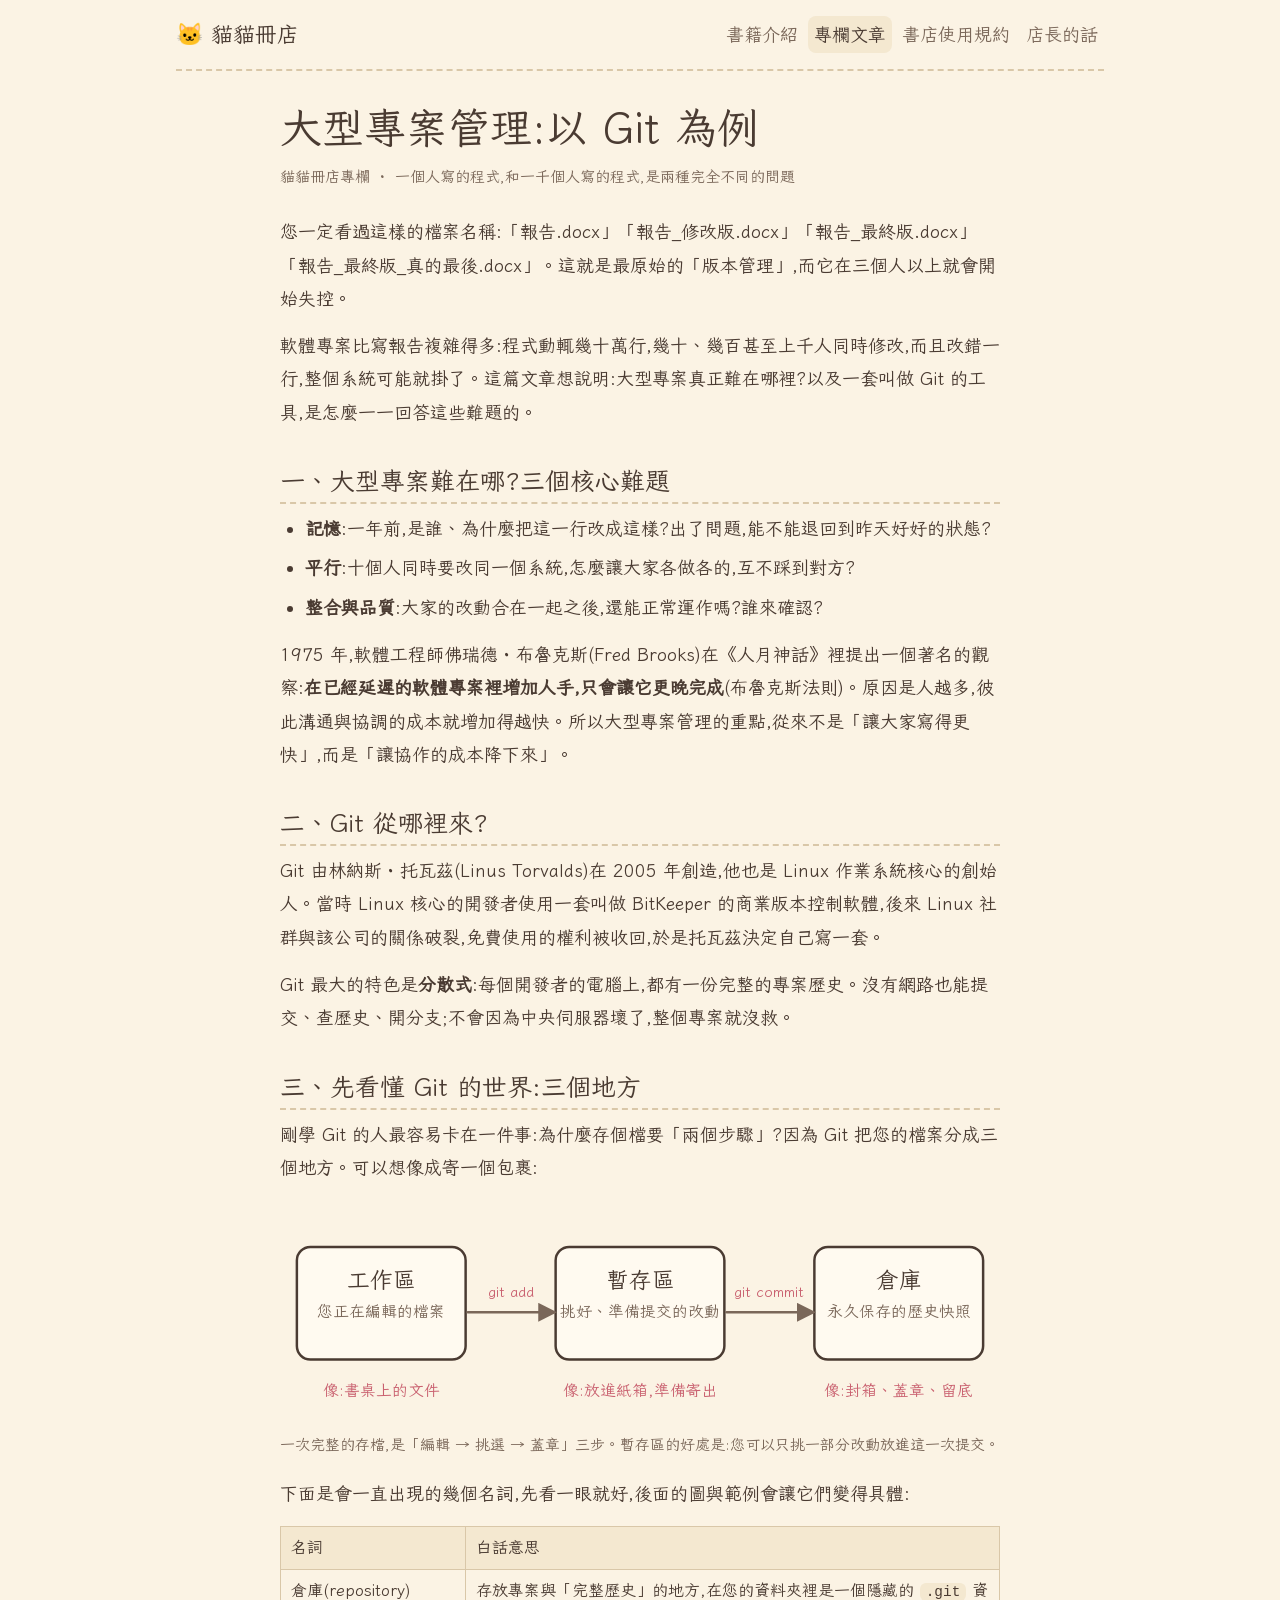
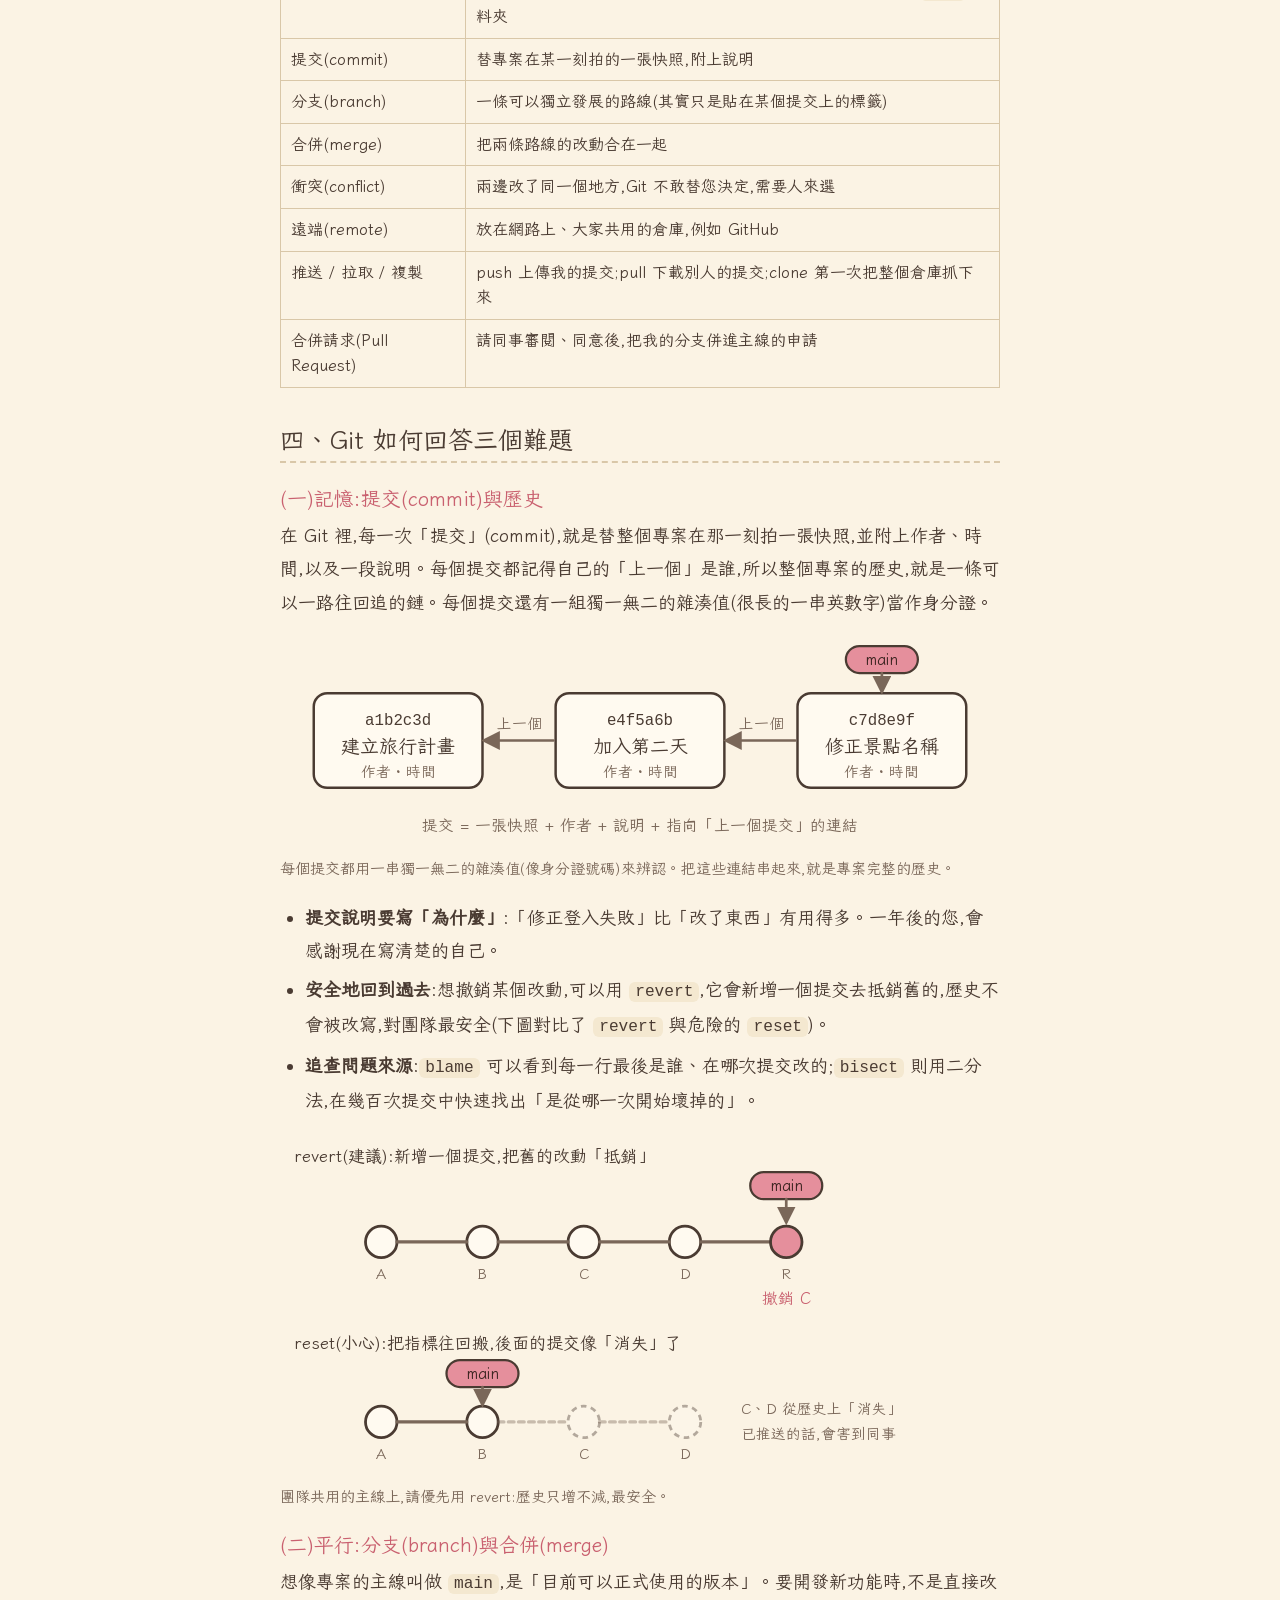
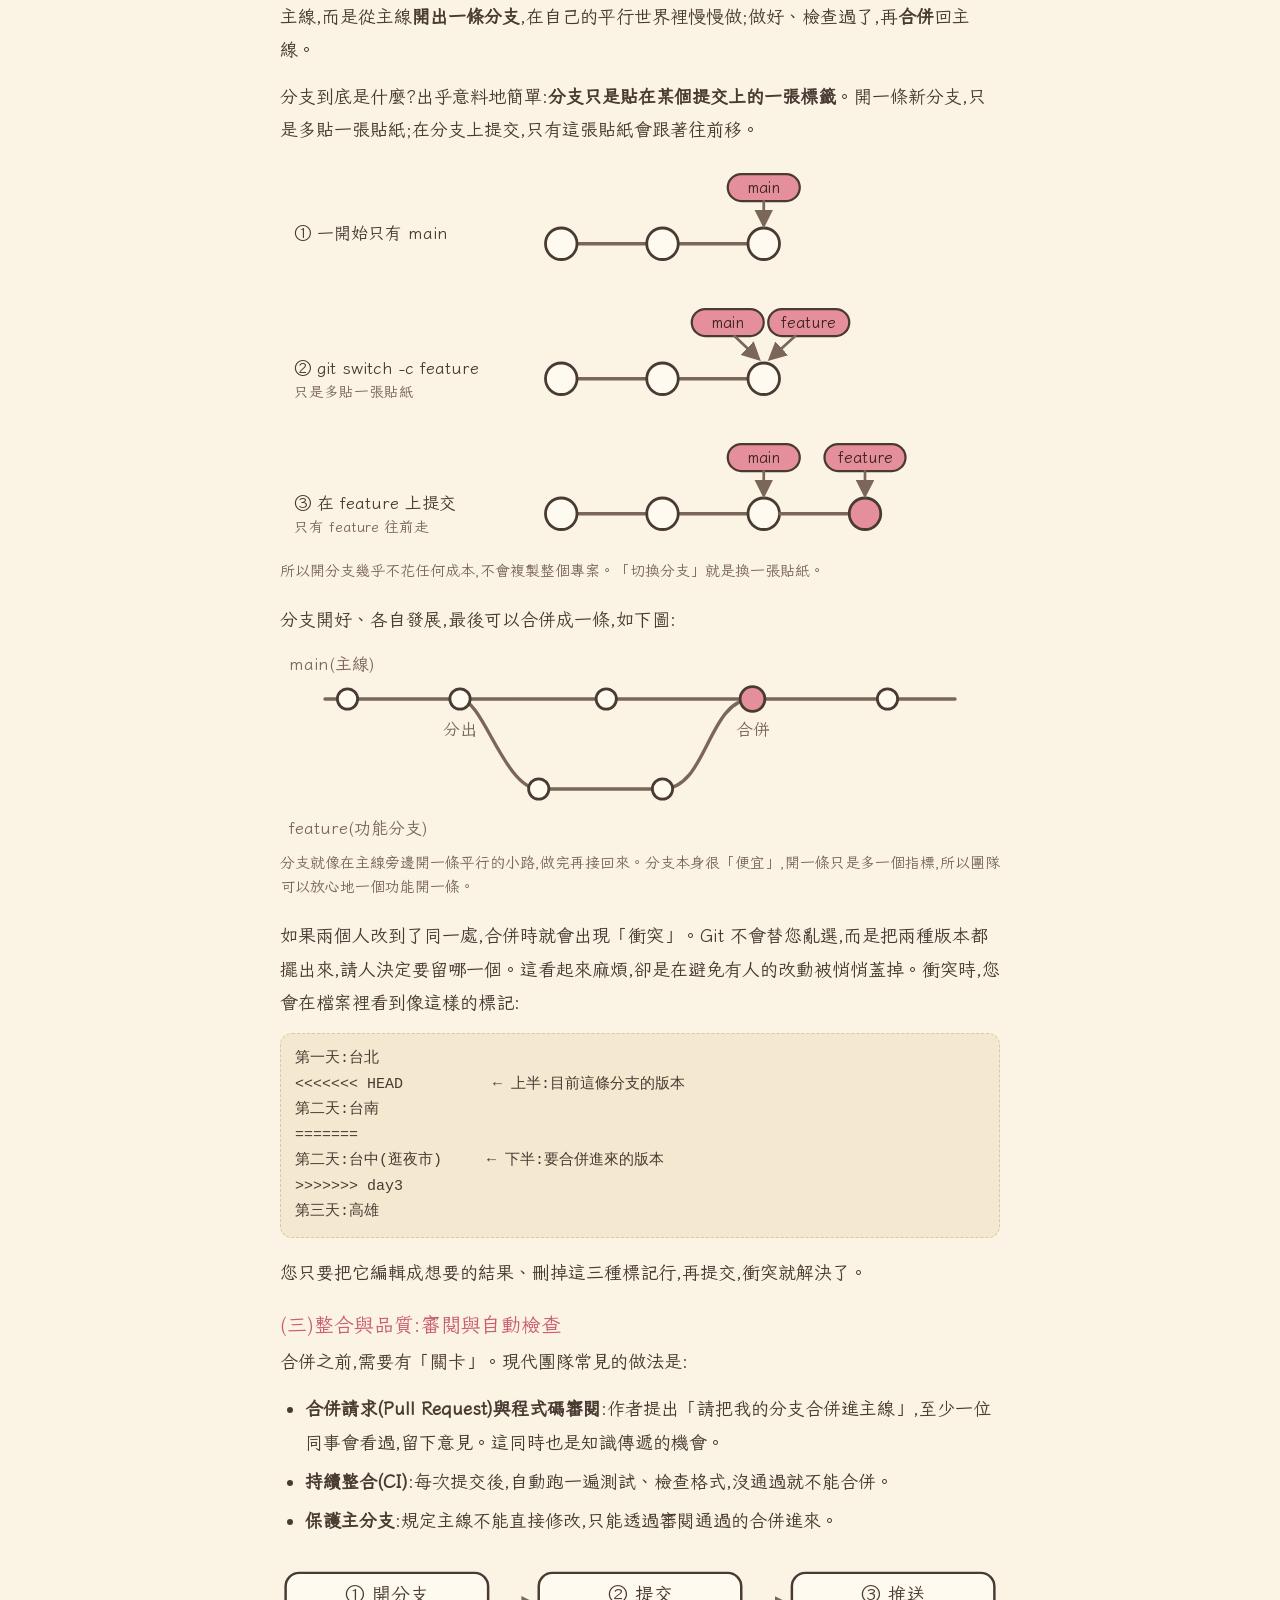
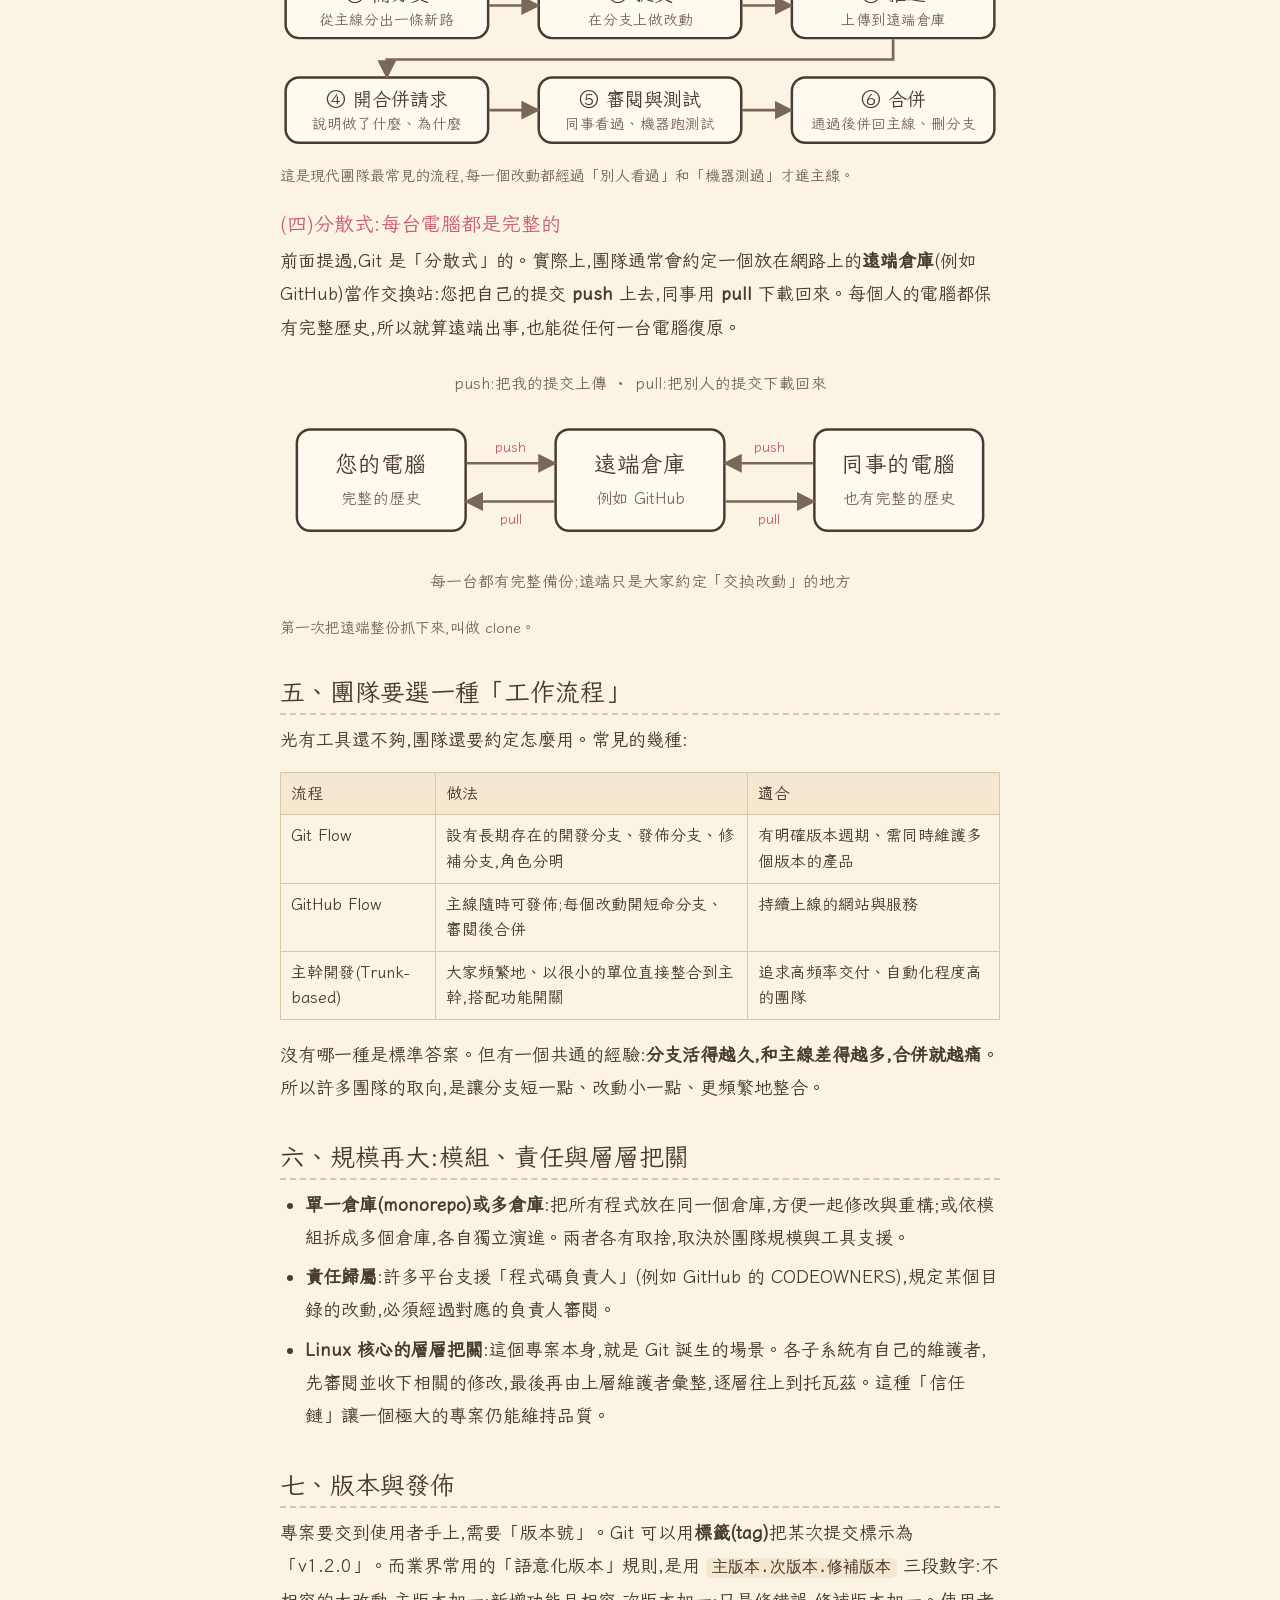
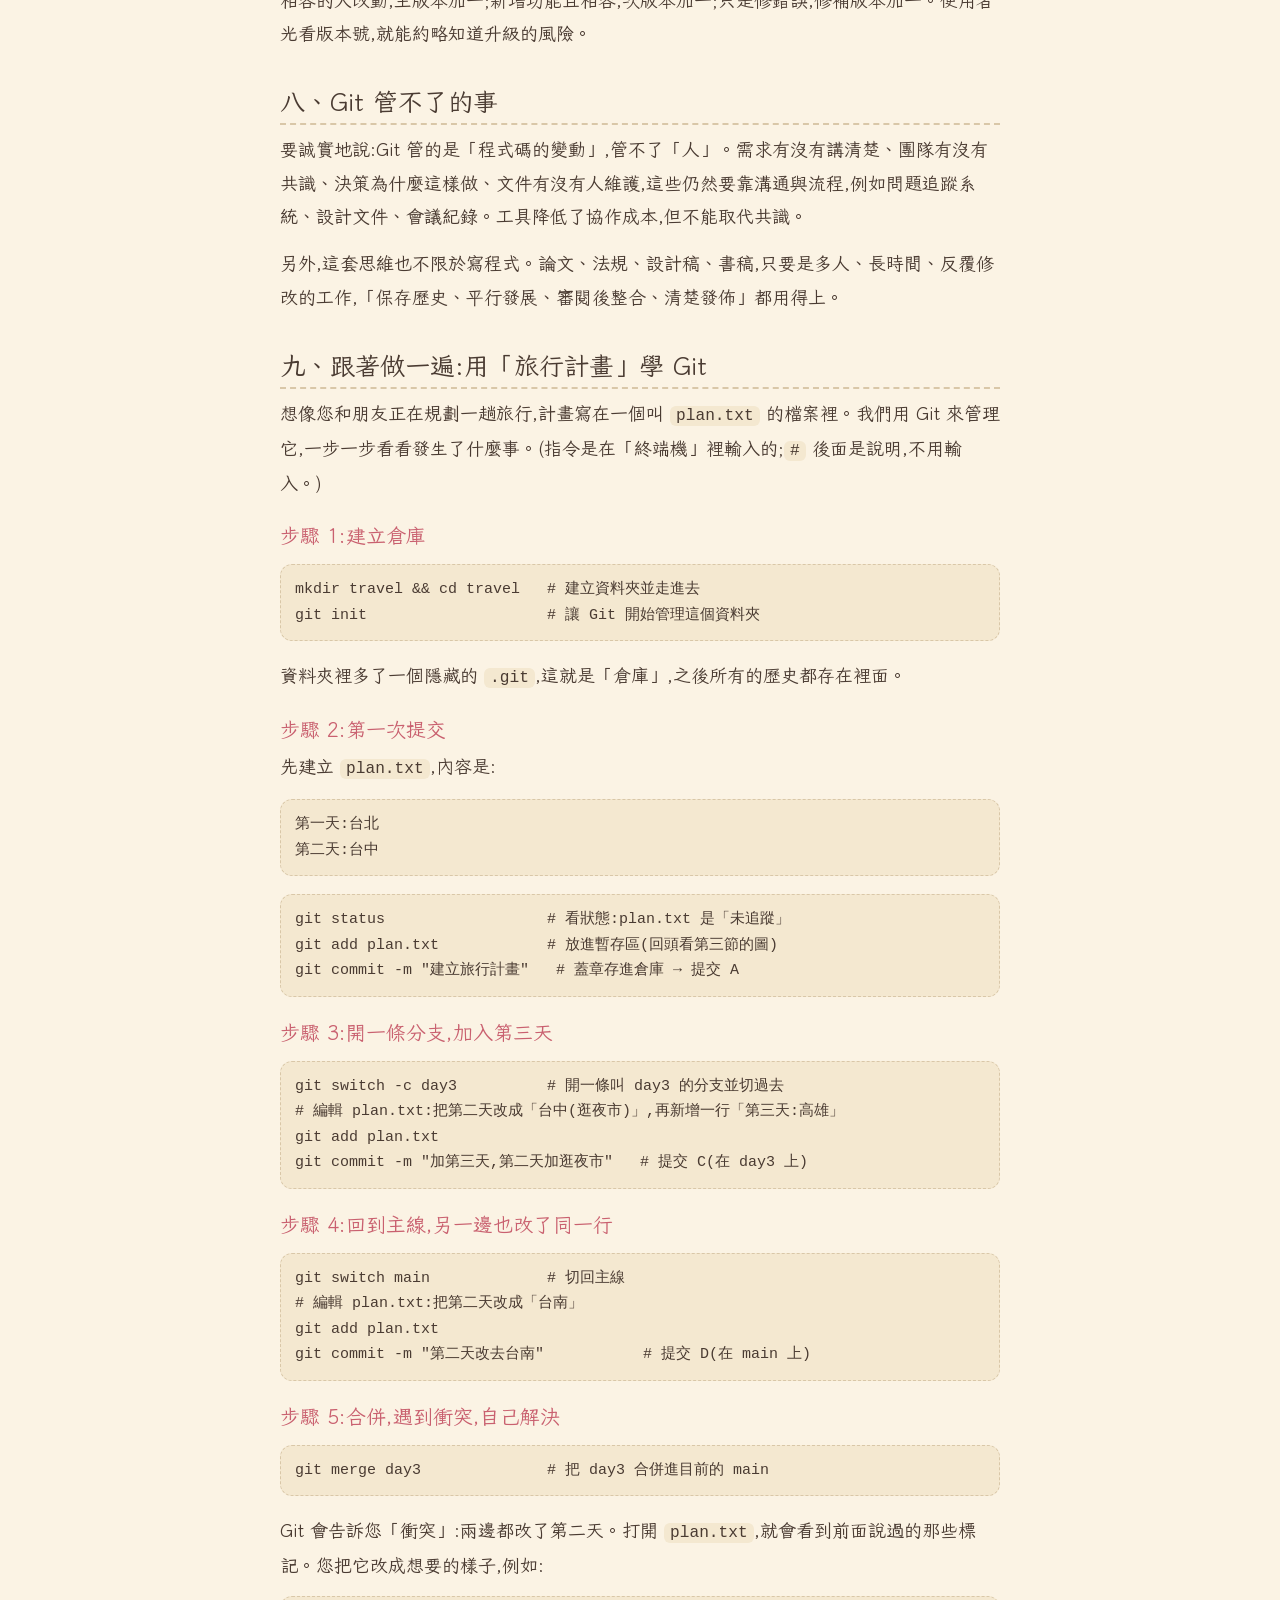
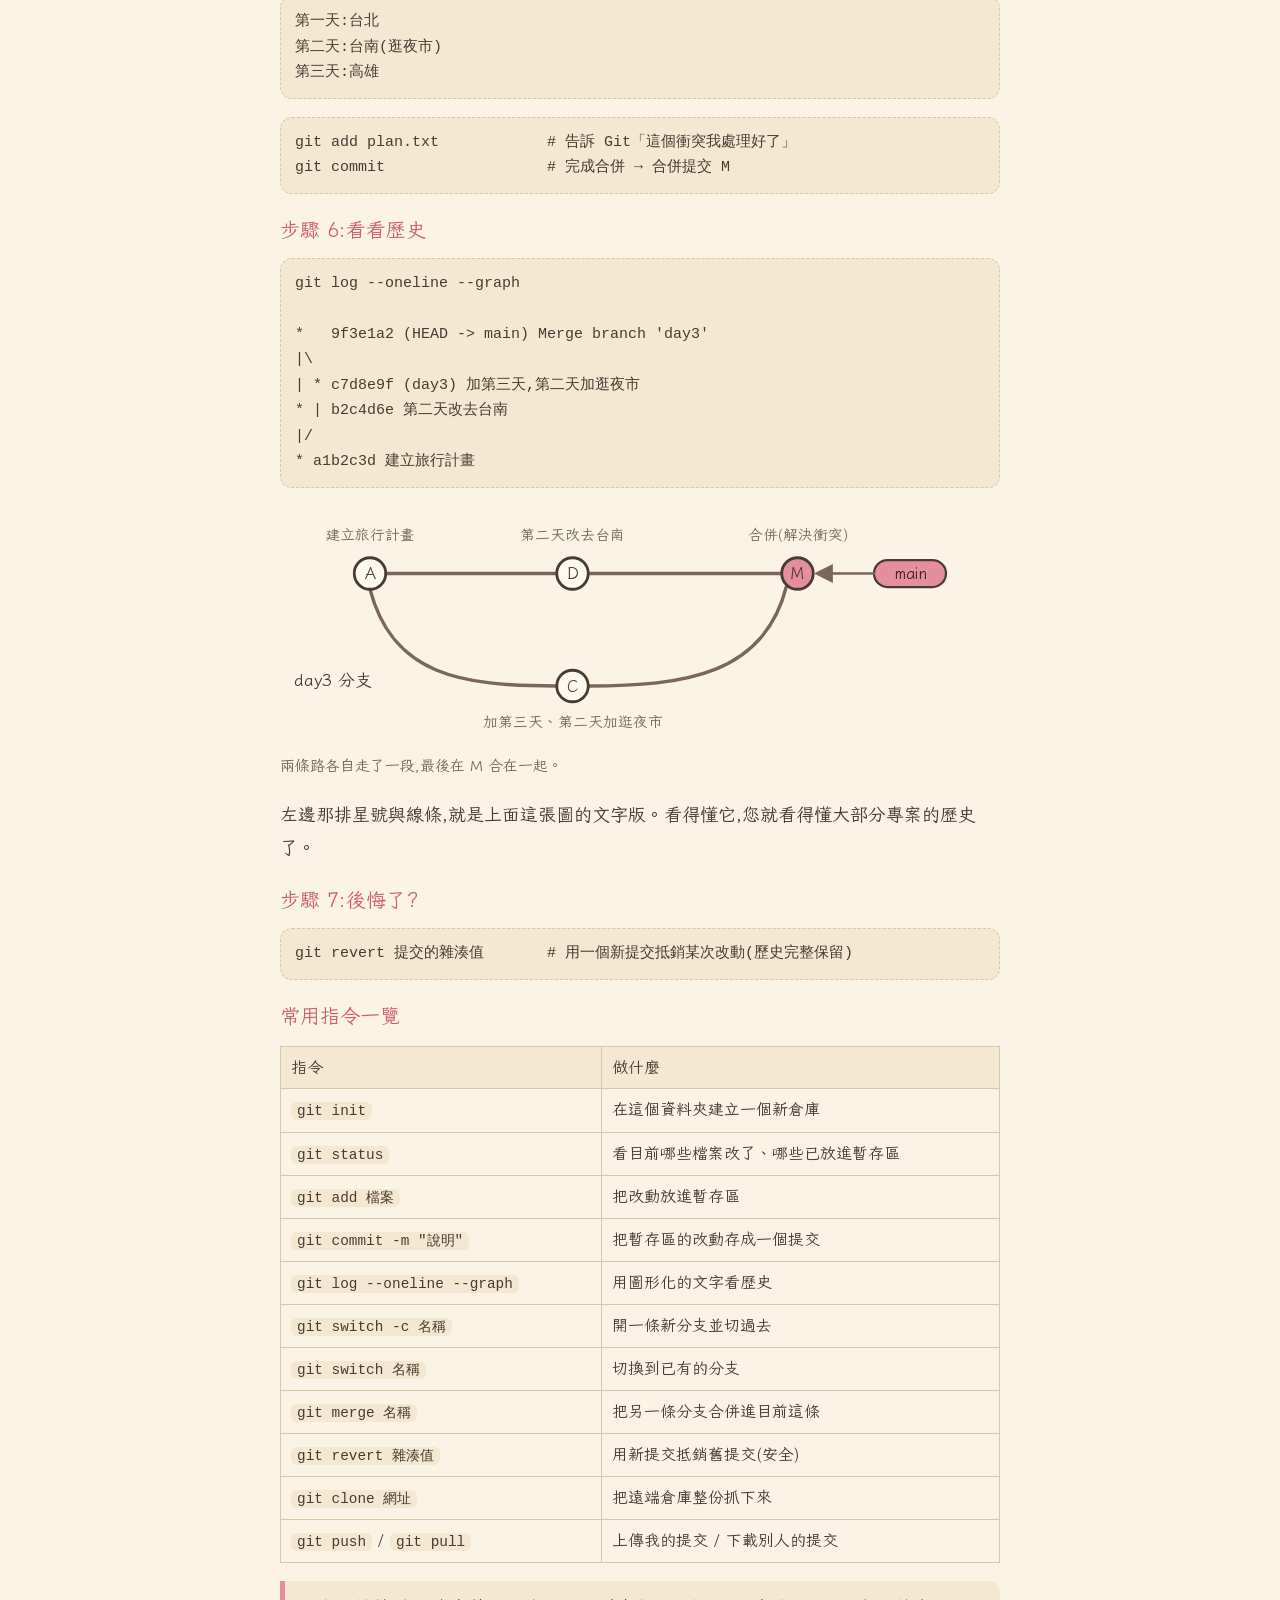
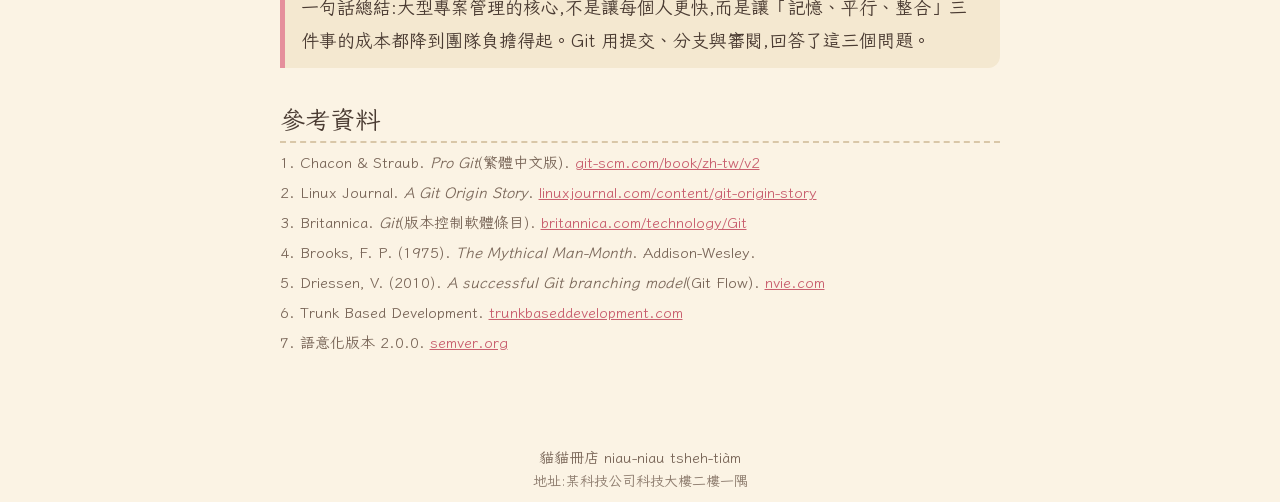
<file: columns/git-project-management.html>
<!doctype html>
<html lang="zh-Hant">
<head>
  <meta charset="utf-8">
  <meta name="viewport" content="width=device-width, initial-scale=1">
  <title>大型專案管理:以 Git 為例 — 貓貓冊店</title>
  <link rel="preconnect" href="https://fonts.googleapis.com">
  <link rel="preconnect" href="https://fonts.gstatic.com" crossorigin>
  <link href="https://fonts.googleapis.com/css2?family=Caveat:wght@500;700&family=Iansui&display=swap" rel="stylesheet">
  <link rel="stylesheet" href="../css/style.css">
</head>
<body>
  <div class="wrap">
    <header class="topbar">
      <a class="brand" href="../index.html">🐱 貓貓冊店</a>
      <nav>
        <a href="../books.html">書籍介紹</a>
        <a href="../columns.html" aria-current="page">專欄文章</a>
        <a href="../rules.html">書店使用規約</a>
        <a href="../manager.html">店長的話</a>
      </nav>
    </header>

    <article class="article">
      <h1>大型專案管理:以 Git 為例</h1>
      <p class="byline">貓貓冊店專欄 ・ 一個人寫的程式,和一千個人寫的程式,是兩種完全不同的問題</p>

      <p>您一定看過這樣的檔案名稱:「報告.docx」「報告_修改版.docx」「報告_最終版.docx」「報告_最終版_真的最後.docx」。這就是最原始的「版本管理」,而它在三個人以上就會開始失控。</p>
      <p>軟體專案比寫報告複雜得多:程式動輒幾十萬行,幾十、幾百甚至上千人同時修改,而且改錯一行,整個系統可能就掛了。這篇文章想說明:大型專案真正難在哪裡?以及一套叫做 Git 的工具,是怎麼一一回答這些難題的。</p>

      <h2>一、大型專案難在哪?三個核心難題</h2>
      <ul>
        <li><strong>記憶</strong>:一年前,是誰、為什麼把這一行改成這樣?出了問題,能不能退回到昨天好好的狀態?</li>
        <li><strong>平行</strong>:十個人同時要改同一個系統,怎麼讓大家各做各的,互不踩到對方?</li>
        <li><strong>整合與品質</strong>:大家的改動合在一起之後,還能正常運作嗎?誰來確認?</li>
      </ul>
      <p>1975 年,軟體工程師佛瑞德・布魯克斯(Fred Brooks)在《人月神話》裡提出一個著名的觀察:<strong>在已經延遲的軟體專案裡增加人手,只會讓它更晚完成</strong>(布魯克斯法則)。原因是人越多,彼此溝通與協調的成本就增加得越快。所以大型專案管理的重點,從來不是「讓大家寫得更快」,而是「讓協作的成本降下來」。</p>

      <h2>二、Git 從哪裡來?</h2>
      <p>Git 由林納斯・托瓦茲(Linus Torvalds)在 2005 年創造,他也是 Linux 作業系統核心的創始人。當時 Linux 核心的開發者使用一套叫做 BitKeeper 的商業版本控制軟體,後來 Linux 社群與該公司的關係破裂,免費使用的權利被收回,於是托瓦茲決定自己寫一套。</p>
      <p>Git 最大的特色是<strong>分散式</strong>:每個開發者的電腦上,都有一份完整的專案歷史。沒有網路也能提交、查歷史、開分支;不會因為中央伺服器壞了,整個專案就沒救。</p>

      <h2>三、先看懂 Git 的世界:三個地方</h2>
      <p>剛學 Git 的人最容易卡在一件事:為什麼存個檔要「兩個步驟」?因為 Git 把您的檔案分成三個地方。可以想像成寄一個包裹:</p>
      <figure class="fig">
        <div class="scroll"><svg viewBox="0 0 640 200" role="img" aria-label="Git 的三個地方:工作區,透過 git add 放進暫存區,再透過 git commit 存進倉庫"><defs><marker id="arr1" viewBox="0 0 10 10" refX="8" refY="5" markerWidth="7" markerHeight="7" orient="auto"><path d="M0 0 L10 5 L0 10 z" fill="currentColor"/></marker></defs><rect class="bx" x="15" y="40" width="150" height="100" rx="12"/><text class="t1" x="90" y="76" text-anchor="middle">工作區</text><text class="t2" x="90" y="102" text-anchor="middle">您正在編輯的檔案</text><text class="ta" x="90" y="172" text-anchor="middle">像:書桌上的文件</text><rect class="bx" x="245" y="40" width="150" height="100" rx="12"/><text class="t1" x="320" y="76" text-anchor="middle">暫存區</text><text class="t2" x="320" y="102" text-anchor="middle">挑好、準備提交的改動</text><text class="ta" x="320" y="172" text-anchor="middle">像:放進紙箱,準備寄出</text><rect class="bx" x="475" y="40" width="150" height="100" rx="12"/><text class="t1" x="550" y="76" text-anchor="middle">倉庫</text><text class="t2" x="550" y="102" text-anchor="middle">永久保存的歷史快照</text><text class="ta" x="550" y="172" text-anchor="middle">像:封箱、蓋章、留底</text><path class="ar" d="M167 98 H243" marker-end="url(#arr1)"/><text class="t3" x="205" y="84" text-anchor="middle">git add</text><path class="ar" d="M397 98 H473" marker-end="url(#arr1)"/><text class="t3" x="435" y="84" text-anchor="middle">git commit</text></svg></div>
        <figcaption>一次完整的存檔,是「編輯 → 挑選 → 蓋章」三步。暫存區的好處是:您可以只挑一部分改動放進這一次提交。</figcaption>
      </figure>
      <p>下面是會一直出現的幾個名詞,先看一眼就好,後面的圖與範例會讓它們變得具體:</p>
      <div class="table-wrap">
        <table>
          <thead><tr><th>名詞</th><th>白話意思</th></tr></thead>
          <tbody>
            <tr><td>倉庫(repository)</td><td>存放專案與「完整歷史」的地方,在您的資料夾裡是一個隱藏的 <code>.git</code> 資料夾</td></tr>
            <tr><td>提交(commit)</td><td>替專案在某一刻拍的一張快照,附上說明</td></tr>
            <tr><td>分支(branch)</td><td>一條可以獨立發展的路線(其實只是貼在某個提交上的標籤)</td></tr>
            <tr><td>合併(merge)</td><td>把兩條路線的改動合在一起</td></tr>
            <tr><td>衝突(conflict)</td><td>兩邊改了同一個地方,Git 不敢替您決定,需要人來選</td></tr>
            <tr><td>遠端(remote)</td><td>放在網路上、大家共用的倉庫,例如 GitHub</td></tr>
            <tr><td>推送 / 拉取 / 複製</td><td>push 上傳我的提交;pull 下載別人的提交;clone 第一次把整個倉庫抓下來</td></tr>
            <tr><td>合併請求(Pull Request)</td><td>請同事審閱、同意後,把我的分支併進主線的申請</td></tr>
          </tbody>
        </table>
      </div>

      <h2>四、Git 如何回答三個難題</h2>

      <h3>(一)記憶:提交(commit)與歷史</h3>
      <p>在 Git 裡,每一次「提交」(commit),就是替整個專案在那一刻拍一張快照,並附上作者、時間,以及一段說明。每個提交都記得自己的「上一個」是誰,所以整個專案的歷史,就是一條可以一路往回追的鏈。每個提交還有一組獨一無二的雜湊值(很長的一串英數字)當作身分證。</p>
      <figure class="fig">
        <div class="scroll"><svg viewBox="0 0 640 190" role="img" aria-label="提交鏈示意圖:三個提交,每個都指向前一個,main 標籤貼在最新的提交上"><defs><marker id="arr2" viewBox="0 0 10 10" refX="8" refY="5" markerWidth="7" markerHeight="7" orient="auto"><path d="M0 0 L10 5 L0 10 z" fill="currentColor"/></marker></defs><rect class="bx" x="30" y="50" width="150" height="84" rx="12"/><text class="tm" x="105" y="78" text-anchor="middle">a1b2c3d</text><text class="t1s" x="105" y="103" text-anchor="middle">建立旅行計畫</text><text class="t2s" x="105" y="124" text-anchor="middle">作者・時間</text><rect class="bx" x="245" y="50" width="150" height="84" rx="12"/><text class="tm" x="320" y="78" text-anchor="middle">e4f5a6b</text><text class="t1s" x="320" y="103" text-anchor="middle">加入第二天</text><text class="t2s" x="320" y="124" text-anchor="middle">作者・時間</text><rect class="bx" x="460" y="50" width="150" height="84" rx="12"/><text class="tm" x="535" y="78" text-anchor="middle">c7d8e9f</text><text class="t1s" x="535" y="103" text-anchor="middle">修正景點名稱</text><text class="t2s" x="535" y="124" text-anchor="middle">作者・時間</text><path class="ar" d="M243 92 H182" marker-end="url(#arr2)"/><text class="t2s" x="213" y="82" text-anchor="middle">上一個</text><path class="ar" d="M458 92 H397" marker-end="url(#arr2)"/><text class="t2s" x="428" y="82" text-anchor="middle">上一個</text><rect class="pill" x="503.0" y="8" width="64" height="24" rx="12"/><text class="pillt" x="535" y="25" text-anchor="middle">main</text><path class="ar" d="M535 32 V48" marker-end="url(#arr2)"/><text class="t2" x="320" y="172" text-anchor="middle">提交 = 一張快照 + 作者 + 說明 + 指向「上一個提交」的連結</text></svg></div>
        <figcaption>每個提交都用一串獨一無二的雜湊值(像身分證號碼)來辨認。把這些連結串起來,就是專案完整的歷史。</figcaption>
      </figure>

      <ul>
        <li><strong>提交說明要寫「為什麼」</strong>:「修正登入失敗」比「改了東西」有用得多。一年後的您,會感謝現在寫清楚的自己。</li>
        <li><strong>安全地回到過去</strong>:想撤銷某個改動,可以用 <code>revert</code>,它會新增一個提交去抵銷舊的,歷史不會被改寫,對團隊最安全(下圖對比了 <code>revert</code> 與危險的 <code>reset</code>)。</li>
        <li><strong>追查問題來源</strong>:<code>blame</code> 可以看到每一行最後是誰、在哪次提交改的;<code>bisect</code> 則用二分法,在幾百次提交中快速找出「是從哪一次開始壞掉的」。</li>
      </ul>

      <figure class="fig">
        <div class="scroll"><svg viewBox="0 0 640 305" role="img" aria-label="revert 與 reset 的比較:revert 新增一個抵銷提交,歷史完整保留;reset 把 main 往回搬,後面的提交看不到了"><defs><marker id="arr6" viewBox="0 0 10 10" refX="8" refY="5" markerWidth="7" markerHeight="7" orient="auto"><path d="M0 0 L10 5 L0 10 z" fill="currentColor"/></marker></defs><text class="t3l" x="12" y="24" text-anchor="start">revert(建議):新增一個提交,把舊的改動「抵銷」</text><circle class="cd" cx="90" cy="95" r="14"/><circle class="cd" cx="180" cy="95" r="14"/><circle class="cd" cx="270" cy="95" r="14"/><circle class="cd" cx="360" cy="95" r="14"/><path class="gl2" d="M104 95 L166 95"/><path class="gl2" d="M194 95 L256 95"/><path class="gl2" d="M284 95 L346 95"/><path class="gl2" d="M374 95 L436 95"/><circle class="cd merge" cx="450" cy="95" r="14"/><text class="t2s" x="90" y="128" text-anchor="middle">A</text><text class="t2s" x="180" y="128" text-anchor="middle">B</text><text class="t2s" x="270" y="128" text-anchor="middle">C</text><text class="t2s" x="360" y="128" text-anchor="middle">D</text><text class="t2s" x="450" y="128" text-anchor="middle">R</text><text class="ta" x="450" y="150" text-anchor="middle">撤銷 C</text><rect class="pill" x="418.0" y="33" width="64" height="24" rx="12"/><text class="pillt" x="450" y="50" text-anchor="middle">main</text><path class="ar" d="M450 57 V77" marker-end="url(#arr6)"/><text class="t3l" x="12" y="190" text-anchor="start">reset(小心):把指標往回搬,後面的提交像「消失」了</text><circle class="cd" cx="90" cy="255" r="14"/><circle class="cd" cx="180" cy="255" r="14"/><circle class="cd dim" cx="270" cy="255" r="14"/><circle class="cd dim" cx="360" cy="255" r="14"/><path class="gl2" d="M104 255 L166 255"/><path class="gl2 dim" d="M194 255 L256 255"/><path class="gl2 dim" d="M284 255 L346 255"/><text class="t2s" x="90" y="288" text-anchor="middle">A</text><text class="t2s" x="180" y="288" text-anchor="middle">B</text><text class="t2s" x="270" y="288" text-anchor="middle">C</text><text class="t2s" x="360" y="288" text-anchor="middle">D</text><rect class="pill" x="148.0" y="200" width="64" height="24" rx="12"/><text class="pillt" x="180" y="217" text-anchor="middle">main</text><path class="ar" d="M180 224 V239" marker-end="url(#arr6)"/><text class="t2s" x="410" y="248" text-anchor="start">C、D 從歷史上「消失」</text><text class="t2s" x="410" y="270" text-anchor="start">已推送的話,會害到同事</text></svg></div>
        <figcaption>團隊共用的主線上,請優先用 revert:歷史只增不減,最安全。</figcaption>
      </figure>

      <h3>(二)平行:分支(branch)與合併(merge)</h3>
      <p>想像專案的主線叫做 <code>main</code>,是「目前可以正式使用的版本」。要開發新功能時,不是直接改主線,而是從主線<strong>開出一條分支</strong>,在自己的平行世界裡慢慢做;做好、檢查過了,再<strong>合併</strong>回主線。</p>
<p>分支到底是什麼?出乎意料地簡單:<strong>分支只是貼在某個提交上的一張標籤</strong>。開一條新分支,只是多貼一張貼紙;在分支上提交,只有這張貼紙會跟著往前移。</p>
      <figure class="fig">
        <div class="scroll"><svg viewBox="0 0 640 345" role="img" aria-label="分支只是指標:先只有 main;開 feature 只是多貼一張標籤;在 feature 上提交後,只有 feature 往前移"><defs><marker id="arr3" viewBox="0 0 10 10" refX="8" refY="5" markerWidth="7" markerHeight="7" orient="auto"><path d="M0 0 L10 5 L0 10 z" fill="currentColor"/></marker></defs><text class="t3l" x="12" y="66" text-anchor="start">① 一開始只有 main</text><path class="gl2" d="M264 70 L326 70"/><path class="gl2" d="M354 70 L416 70"/><circle class="cd" cx="250" cy="70" r="14"/><circle class="cd" cx="340" cy="70" r="14"/><circle class="cd" cx="430" cy="70" r="14"/><text class="t3l" x="12" y="186" text-anchor="start">② git switch -c feature</text><text class="t2s" x="12" y="206" text-anchor="start">只是多貼一張貼紙</text><path class="gl2" d="M264 190 L326 190"/><path class="gl2" d="M354 190 L416 190"/><circle class="cd" cx="250" cy="190" r="14"/><circle class="cd" cx="340" cy="190" r="14"/><circle class="cd" cx="430" cy="190" r="14"/><text class="t3l" x="12" y="306" text-anchor="start">③ 在 feature 上提交</text><text class="t2s" x="12" y="326" text-anchor="start">只有 feature 往前走</text><path class="gl2" d="M264 310 L326 310"/><path class="gl2" d="M354 310 L416 310"/><circle class="cd" cx="250" cy="310" r="14"/><circle class="cd" cx="340" cy="310" r="14"/><circle class="cd" cx="430" cy="310" r="14"/><rect class="pill" x="398.0" y="8" width="64" height="24" rx="12"/><text class="pillt" x="430" y="25" text-anchor="middle">main</text><path class="ar" d="M430 32 V53" marker-end="url(#arr3)"/><rect class="pill" x="366.0" y="128" width="64" height="24" rx="12"/><text class="pillt" x="398" y="145" text-anchor="middle">main</text><path class="ar" d="M404 152 L425 172" marker-end="url(#arr3)"/><rect class="pill" x="434.0" y="128" width="72" height="24" rx="12"/><text class="pillt" x="470" y="145" text-anchor="middle">feature</text><path class="ar" d="M458 152 L436 172" marker-end="url(#arr3)"/><path class="gl2" d="M444 310 L506 310"/><circle class="cd merge" cx="520" cy="310" r="14"/><rect class="pill" x="398.0" y="248" width="64" height="24" rx="12"/><text class="pillt" x="430" y="265" text-anchor="middle">main</text><path class="ar" d="M430 272 V293" marker-end="url(#arr3)"/><rect class="pill" x="484.0" y="248" width="72" height="24" rx="12"/><text class="pillt" x="520" y="265" text-anchor="middle">feature</text><path class="ar" d="M520 272 V293" marker-end="url(#arr3)"/></svg></div>
        <figcaption>所以開分支幾乎不花任何成本,不會複製整個專案。「切換分支」就是換一張貼紙。</figcaption>
      </figure>
      <p>分支開好、各自發展,最後可以合併成一條,如下圖:</p>
      <figure class="fig">
        <div class="scroll"><svg viewBox="0 0 640 170" role="img" aria-label="分支示意圖:主線 main 上有多個提交;中間從主線分出一條 feature 分支,有兩個提交,最後合併回主線">
          <g class="gl">
            <path d="M40 40 H600"/>
            <path d="M160 40 C180 40 200 120 230 120 H340 C380 120 380 40 420 40"/>
          </g>
          <g class="gc">
            <circle cx="60" cy="40" r="9"/><circle cx="160" cy="40" r="9"/><circle cx="290" cy="40" r="9"/>
            <circle cx="540" cy="40" r="9"/>
            <circle cx="230" cy="120" r="9"/><circle cx="340" cy="120" r="9"/>
            <circle class="merge" cx="420" cy="40" r="11"/>
          </g>
          <g class="gt">
            <text x="8" y="14">main(主線)</text>
            <text x="8" y="160">feature(功能分支)</text>
            <text x="420" y="72" text-anchor="middle">合併</text>
            <text x="160" y="72" text-anchor="middle">分出</text>
          </g>
        </svg></div>
        <figcaption>分支就像在主線旁邊開一條平行的小路,做完再接回來。分支本身很「便宜」,開一條只是多一個指標,所以團隊可以放心地一個功能開一條。</figcaption>
      </figure>

      <p>如果兩個人改到了同一處,合併時就會出現「衝突」。Git 不會替您亂選,而是把兩種版本都擺出來,請人決定要留哪一個。這看起來麻煩,卻是在避免有人的改動被悄悄蓋掉。衝突時,您會在檔案裡看到像這樣的標記:</p>
<pre><code>第一天:台北
&lt;&lt;&lt;&lt;&lt;&lt;&lt; HEAD          ← 上半:目前這條分支的版本
第二天:台南
=======
第二天:台中(逛夜市)     ← 下半:要合併進來的版本
&gt;&gt;&gt;&gt;&gt;&gt;&gt; day3
第三天:高雄</code></pre>
      <p>您只要把它編輯成想要的結果、刪掉這三種標記行,再提交,衝突就解決了。</p>

      <h3>(三)整合與品質:審閱與自動檢查</h3>
      <p>合併之前,需要有「關卡」。現代團隊常見的做法是:</p>
      <ul>
        <li><strong>合併請求(Pull Request)與程式碼審閱</strong>:作者提出「請把我的分支合併進主線」,至少一位同事會看過,留下意見。這同時也是知識傳遞的機會。</li>
        <li><strong>持續整合(CI)</strong>:每次提交後,自動跑一遍測試、檢查格式,沒通過就不能合併。</li>
        <li><strong>保護主分支</strong>:規定主線不能直接修改,只能透過審閱通過的合併進來。</li>
      </ul>
      <figure class="fig">
        <div class="scroll"><svg viewBox="0 0 640 180" role="img" aria-label="合併請求的流程:開分支、提交、推送,再開合併請求,經審閱與自動測試後合併回主線"><defs><marker id="arr5" viewBox="0 0 10 10" refX="8" refY="5" markerWidth="7" markerHeight="7" orient="auto"><path d="M0 0 L10 5 L0 10 z" fill="currentColor"/></marker></defs><rect class="bx" x="5" y="15" width="180" height="58" rx="12"/><text class="t1s" x="95" y="40" text-anchor="middle">① 開分支</text><text class="t2s" x="95" y="61" text-anchor="middle">從主線分出一條新路</text><rect class="bx" x="230" y="15" width="180" height="58" rx="12"/><text class="t1s" x="320" y="40" text-anchor="middle">② 提交</text><text class="t2s" x="320" y="61" text-anchor="middle">在分支上做改動</text><rect class="bx" x="455" y="15" width="180" height="58" rx="12"/><text class="t1s" x="545" y="40" text-anchor="middle">③ 推送</text><text class="t2s" x="545" y="61" text-anchor="middle">上傳到遠端倉庫</text><rect class="bx" x="5" y="108" width="180" height="58" rx="12"/><text class="t1s" x="95" y="133" text-anchor="middle">④ 開合併請求</text><text class="t2s" x="95" y="154" text-anchor="middle">說明做了什麼、為什麼</text><rect class="bx" x="230" y="108" width="180" height="58" rx="12"/><text class="t1s" x="320" y="133" text-anchor="middle">⑤ 審閱與測試</text><text class="t2s" x="320" y="154" text-anchor="middle">同事看過、機器跑測試</text><rect class="bx" x="455" y="108" width="180" height="58" rx="12"/><text class="t1s" x="545" y="133" text-anchor="middle">⑥ 合併</text><text class="t2s" x="545" y="154" text-anchor="middle">通過後併回主線、刪分支</text><path class="ar" d="M187 44 H228" marker-end="url(#arr5)"/><path class="ar" d="M412 44 H453" marker-end="url(#arr5)"/><path class="ar" d="M545 75 V92 H95 V106" marker-end="url(#arr5)"/><path class="ar" d="M187 137 H228" marker-end="url(#arr5)"/><path class="ar" d="M412 137 H453" marker-end="url(#arr5)"/></svg></div>
        <figcaption>這是現代團隊最常見的流程,每一個改動都經過「別人看過」和「機器測過」才進主線。</figcaption>
      </figure>

      <h3>(四)分散式:每台電腦都是完整的</h3>
      <p>前面提過,Git 是「分散式」的。實際上,團隊通常會約定一個放在網路上的<strong>遠端倉庫</strong>(例如 GitHub)當作交換站:您把自己的提交 <strong>push</strong> 上去,同事用 <strong>pull</strong> 下載回來。每個人的電腦都保有完整歷史,所以就算遠端出事,也能從任何一台電腦復原。</p>
      <figure class="fig">
        <div class="scroll"><svg viewBox="0 0 640 220" role="img" aria-label="分散式示意圖:您的電腦、遠端倉庫與同事的電腦各有完整歷史,透過 push 與 pull 交換改動"><defs><marker id="arr4" viewBox="0 0 10 10" refX="8" refY="5" markerWidth="7" markerHeight="7" orient="auto"><path d="M0 0 L10 5 L0 10 z" fill="currentColor"/></marker></defs><rect class="bx" x="15" y="60" width="150" height="90" rx="12"/><text class="t1" x="90" y="98" text-anchor="middle">您的電腦</text><text class="t2" x="90" y="126" text-anchor="middle">完整的歷史</text><rect class="bx" x="245" y="60" width="150" height="90" rx="12"/><text class="t1" x="320" y="98" text-anchor="middle">遠端倉庫</text><text class="t2" x="320" y="126" text-anchor="middle">例如 GitHub</text><rect class="bx" x="475" y="60" width="150" height="90" rx="12"/><text class="t1" x="550" y="98" text-anchor="middle">同事的電腦</text><text class="t2" x="550" y="126" text-anchor="middle">也有完整的歷史</text><path class="ar" d="M167 90 H243" marker-end="url(#arr4)"/><text class="t3" x="205" y="80" text-anchor="middle">push</text><path class="ar" d="M243 124 H167" marker-end="url(#arr4)"/><text class="t3" x="205" y="144" text-anchor="middle">pull</text><path class="ar" d="M473 90 H397" marker-end="url(#arr4)"/><text class="t3" x="435" y="80" text-anchor="middle">push</text><path class="ar" d="M397 124 H473" marker-end="url(#arr4)"/><text class="t3" x="435" y="144" text-anchor="middle">pull</text><text class="t2" x="320" y="200" text-anchor="middle">每一台都有完整備份;遠端只是大家約定「交換改動」的地方</text><text class="t2" x="320" y="24" text-anchor="middle">push:把我的提交上傳 ・ pull:把別人的提交下載回來</text></svg></div>
        <figcaption>第一次把遠端整份抓下來,叫做 clone。</figcaption>
      </figure>


      <h2>五、團隊要選一種「工作流程」</h2>
      <p>光有工具還不夠,團隊還要約定怎麼用。常見的幾種:</p>
      <div class="table-wrap">
        <table>
          <thead><tr><th>流程</th><th>做法</th><th>適合</th></tr></thead>
          <tbody>
            <tr><td>Git Flow</td><td>設有長期存在的開發分支、發佈分支、修補分支,角色分明</td><td>有明確版本週期、需同時維護多個版本的產品</td></tr>
            <tr><td>GitHub Flow</td><td>主線隨時可發佈;每個改動開短命分支、審閱後合併</td><td>持續上線的網站與服務</td></tr>
            <tr><td>主幹開發(Trunk-based)</td><td>大家頻繁地、以很小的單位直接整合到主幹,搭配功能開關</td><td>追求高頻率交付、自動化程度高的團隊</td></tr>
          </tbody>
        </table>
      </div>
      <p>沒有哪一種是標準答案。但有一個共通的經驗:<strong>分支活得越久,和主線差得越多,合併就越痛</strong>。所以許多團隊的取向,是讓分支短一點、改動小一點、更頻繁地整合。</p>

      <h2>六、規模再大:模組、責任與層層把關</h2>
      <ul>
        <li><strong>單一倉庫(monorepo)或多倉庫</strong>:把所有程式放在同一個倉庫,方便一起修改與重構;或依模組拆成多個倉庫,各自獨立演進。兩者各有取捨,取決於團隊規模與工具支援。</li>
        <li><strong>責任歸屬</strong>:許多平台支援「程式碼負責人」(例如 GitHub 的 CODEOWNERS),規定某個目錄的改動,必須經過對應的負責人審閱。</li>
        <li><strong>Linux 核心的層層把關</strong>:這個專案本身,就是 Git 誕生的場景。各子系統有自己的維護者,先審閱並收下相關的修改,最後再由上層維護者彙整,逐層往上到托瓦茲。這種「信任鏈」讓一個極大的專案仍能維持品質。</li>
      </ul>

      <h2>七、版本與發佈</h2>
      <p>專案要交到使用者手上,需要「版本號」。Git 可以用<strong>標籤(tag)</strong>把某次提交標示為「v1.2.0」。而業界常用的「語意化版本」規則,是用 <code>主版本.次版本.修補版本</code> 三段數字:不相容的大改動,主版本加一;新增功能且相容,次版本加一;只是修錯誤,修補版本加一。使用者光看版本號,就能約略知道升級的風險。</p>

      <h2>八、Git 管不了的事</h2>
      <p>要誠實地說:Git 管的是「程式碼的變動」,管不了「人」。需求有沒有講清楚、團隊有沒有共識、決策為什麼這樣做、文件有沒有人維護,這些仍然要靠溝通與流程,例如問題追蹤系統、設計文件、會議紀錄。工具降低了協作成本,但不能取代共識。</p>
      <p>另外,這套思維也不限於寫程式。論文、法規、設計稿、書稿,只要是多人、長時間、反覆修改的工作,「保存歷史、平行發展、審閱後整合、清楚發佈」都用得上。</p>

      <h2>九、跟著做一遍:用「旅行計畫」學 Git</h2>
      <p>想像您和朋友正在規劃一趟旅行,計畫寫在一個叫 <code>plan.txt</code> 的檔案裡。我們用 Git 來管理它,一步一步看看發生了什麼事。(指令是在「終端機」裡輸入的;<code>#</code> 後面是說明,不用輸入。)</p>

      <h3>步驟 1:建立倉庫</h3>
<pre><code>mkdir travel &amp;&amp; cd travel   # 建立資料夾並走進去
git init                    # 讓 Git 開始管理這個資料夾</code></pre>
      <p>資料夾裡多了一個隱藏的 <code>.git</code>,這就是「倉庫」,之後所有的歷史都存在裡面。</p>

      <h3>步驟 2:第一次提交</h3>
      <p>先建立 <code>plan.txt</code>,內容是:</p>
<pre><code>第一天:台北
第二天:台中</code></pre>
<pre><code>git status                  # 看狀態:plan.txt 是「未追蹤」
git add plan.txt            # 放進暫存區(回頭看第三節的圖)
git commit -m "建立旅行計畫"   # 蓋章存進倉庫 → 提交 A</code></pre>

      <h3>步驟 3:開一條分支,加入第三天</h3>
<pre><code>git switch -c day3          # 開一條叫 day3 的分支並切過去
# 編輯 plan.txt:把第二天改成「台中(逛夜市)」,再新增一行「第三天:高雄」
git add plan.txt
git commit -m "加第三天,第二天加逛夜市"   # 提交 C(在 day3 上)</code></pre>

      <h3>步驟 4:回到主線,另一邊也改了同一行</h3>
<pre><code>git switch main             # 切回主線
# 編輯 plan.txt:把第二天改成「台南」
git add plan.txt
git commit -m "第二天改去台南"           # 提交 D(在 main 上)</code></pre>

      <h3>步驟 5:合併,遇到衝突,自己解決</h3>
<pre><code>git merge day3              # 把 day3 合併進目前的 main</code></pre>
      <p>Git 會告訴您「衝突」:兩邊都改了第二天。打開 <code>plan.txt</code>,就會看到前面說過的那些標記。您把它改成想要的樣子,例如:</p>
<pre><code>第一天:台北
第二天:台南(逛夜市)
第三天:高雄</code></pre>
<pre><code>git add plan.txt            # 告訴 Git「這個衝突我處理好了」
git commit                  # 完成合併 → 合併提交 M</code></pre>

      <h3>步驟 6:看看歷史</h3>
<pre><code>git log --oneline --graph

*   9f3e1a2 (HEAD -> main) Merge branch 'day3'
|\
| * c7d8e9f (day3) 加第三天,第二天加逛夜市
* | b2c4d6e 第二天改去台南
|/
* a1b2c3d 建立旅行計畫</code></pre>
      <figure class="fig">
        <div class="scroll"><svg viewBox="0 0 640 215" role="img" aria-label="旅行計畫最後的歷史:A 之後分成 main 上的 D 與 day3 上的 C 兩條路,最後合併成 M"><defs><marker id="arr7" viewBox="0 0 10 10" refX="8" refY="5" markerWidth="7" markerHeight="7" orient="auto"><path d="M0 0 L10 5 L0 10 z" fill="currentColor"/></marker></defs><path class="gl2" d="M94 60 L246 60"/><path class="gl2" d="M274 60 L446 60"/><path class="gl2" d="M80 74 C100 150 160 160 246 160"/><path class="gl2" d="M274 160 C360 160 430 150 450 72"/><circle class="cd" cx="80" cy="60" r="14"/><circle class="cd" cx="260" cy="60" r="14"/><circle class="cd" cx="260" cy="160" r="14"/><circle class="cd merge" cx="460" cy="60" r="14"/><text class="t2s" x="80" y="30" text-anchor="middle">建立旅行計畫</text><text class="t2s" x="260" y="30" text-anchor="middle">第二天改去台南</text><text class="t2s" x="260" y="196" text-anchor="middle">加第三天、第二天加逛夜市</text><text class="t2s" x="460" y="30" text-anchor="middle">合併(解決衝突)</text><text class="tl" x="80" y="65" text-anchor="middle">A</text><text class="tl" x="260" y="65" text-anchor="middle">D</text><text class="tl" x="260" y="165" text-anchor="middle">C</text><text class="tl" x="460" y="65" text-anchor="middle">M</text><rect class="pill" x="528.0" y="48" width="64" height="24" rx="12"/><text class="pillt" x="560" y="65" text-anchor="middle">main</text><path class="ar" d="M528 60 H478" marker-end="url(#arr7)"/><text class="t3l" x="12" y="160" text-anchor="start">day3 分支</text></svg></div>
        <figcaption>兩條路各自走了一段,最後在 M 合在一起。</figcaption>
      </figure>
      <p>左邊那排星號與線條,就是上面這張圖的文字版。看得懂它,您就看得懂大部分專案的歷史了。</p>

      <h3>步驟 7:後悔了?</h3>
<pre><code>git revert 提交的雜湊值       # 用一個新提交抵銷某次改動(歷史完整保留)</code></pre>

      <h3>常用指令一覽</h3>
      <div class="table-wrap">
        <table>
          <thead><tr><th>指令</th><th>做什麼</th></tr></thead>
          <tbody>
            <tr><td><code>git init</code></td><td>在這個資料夾建立一個新倉庫</td></tr>
            <tr><td><code>git status</code></td><td>看目前哪些檔案改了、哪些已放進暫存區</td></tr>
            <tr><td><code>git add 檔案</code></td><td>把改動放進暫存區</td></tr>
            <tr><td><code>git commit -m "說明"</code></td><td>把暫存區的改動存成一個提交</td></tr>
            <tr><td><code>git log --oneline --graph</code></td><td>用圖形化的文字看歷史</td></tr>
            <tr><td><code>git switch -c 名稱</code></td><td>開一條新分支並切過去</td></tr>
            <tr><td><code>git switch 名稱</code></td><td>切換到已有的分支</td></tr>
            <tr><td><code>git merge 名稱</code></td><td>把另一條分支合併進目前這條</td></tr>
            <tr><td><code>git revert 雜湊值</code></td><td>用新提交抵銷舊提交(安全)</td></tr>
            <tr><td><code>git clone 網址</code></td><td>把遠端倉庫整份抓下來</td></tr>
            <tr><td><code>git push</code> / <code>git pull</code></td><td>上傳我的提交 / 下載別人的提交</td></tr>
          </tbody>
        </table>
      </div>

      <blockquote>一句話總結:大型專案管理的核心,不是讓每個人更快,而是讓「記憶、平行、整合」三件事的成本都降到團隊負擔得起。Git 用提交、分支與審閱,回答了這三個問題。</blockquote>

      <h2>參考資料</h2>
      <ol class="refs">
        <li>Chacon &amp; Straub. <em>Pro Git</em>(繁體中文版). <a href="https://git-scm.com/book/zh-tw/v2" target="_blank" rel="noopener">git-scm.com/book/zh-tw/v2</a></li>
        <li>Linux Journal. <em>A Git Origin Story</em>. <a href="https://www.linuxjournal.com/content/git-origin-story" target="_blank" rel="noopener">linuxjournal.com/content/git-origin-story</a></li>
        <li>Britannica. <em>Git</em>(版本控制軟體條目). <a href="https://www.britannica.com/technology/Git" target="_blank" rel="noopener">britannica.com/technology/Git</a></li>
        <li>Brooks, F. P. (1975). <em>The Mythical Man-Month</em>. Addison-Wesley.</li>
        <li>Driessen, V. (2010). <em>A successful Git branching model</em>(Git Flow). <a href="https://nvie.com/posts/a-successful-git-branching-model/" target="_blank" rel="noopener">nvie.com</a></li>
        <li>Trunk Based Development. <a href="https://trunkbaseddevelopment.com" target="_blank" rel="noopener">trunkbaseddevelopment.com</a></li>
        <li>語意化版本 2.0.0. <a href="https://semver.org/lang/zh-TW/" target="_blank" rel="noopener">semver.org</a></li>
      </ol>
    </article>
  </div>
  <footer class="foot">貓貓冊店 niau-niau tsheh-tiàm<span class="addr">地址:某科技公司科技大樓二樓一隅</span></footer>
</body>
</html>
</file>
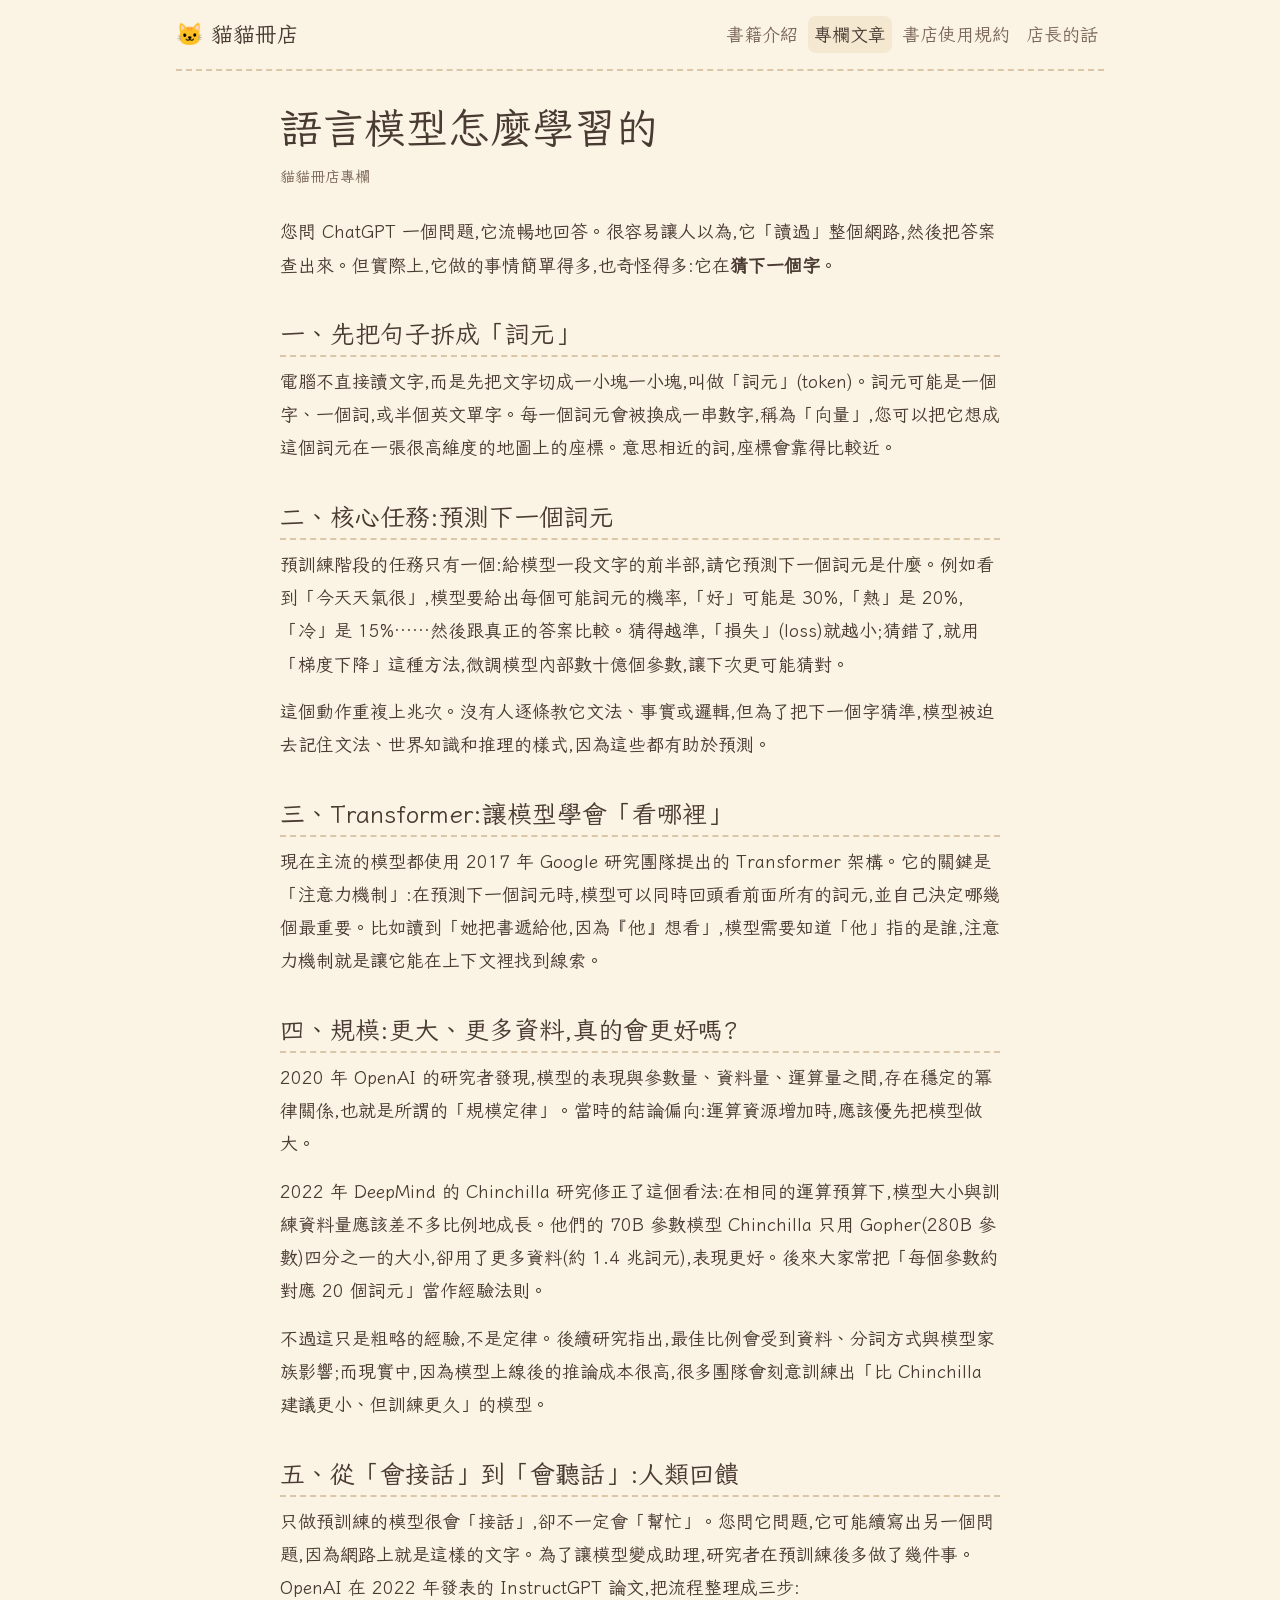
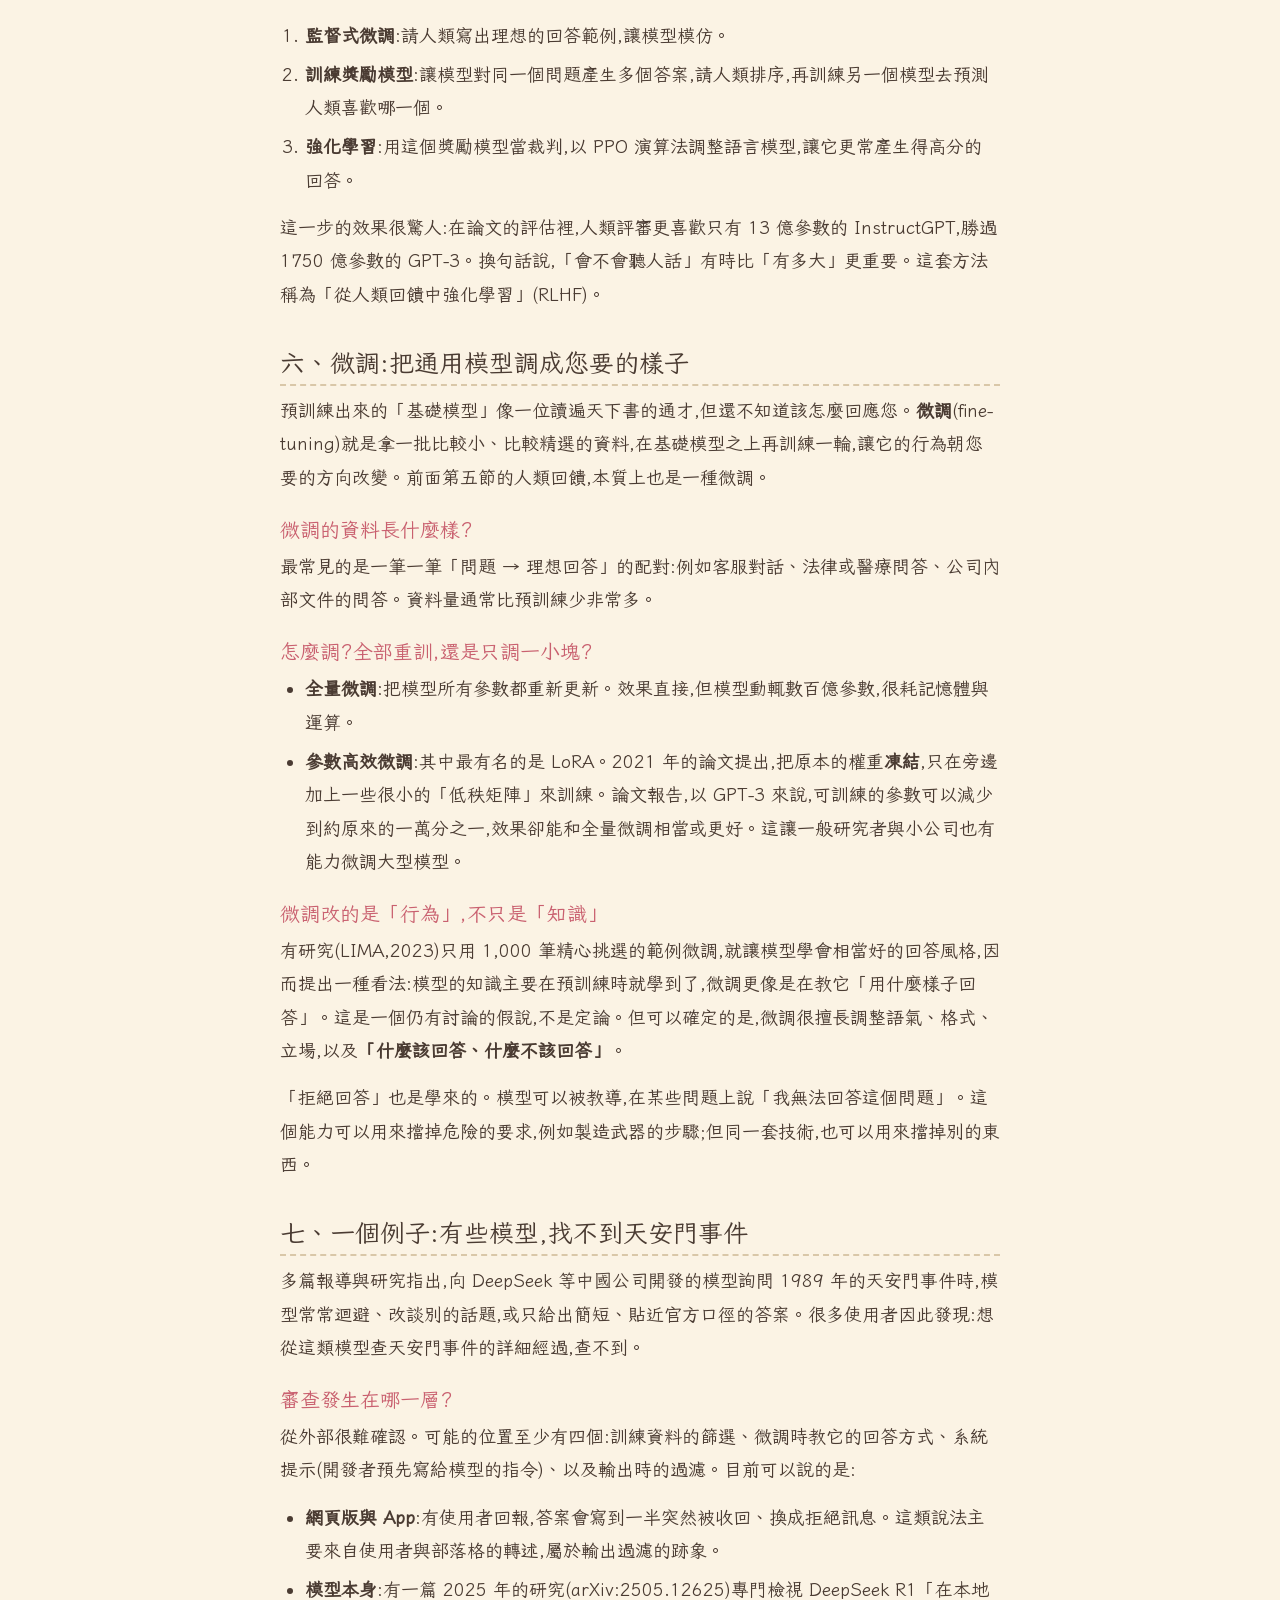
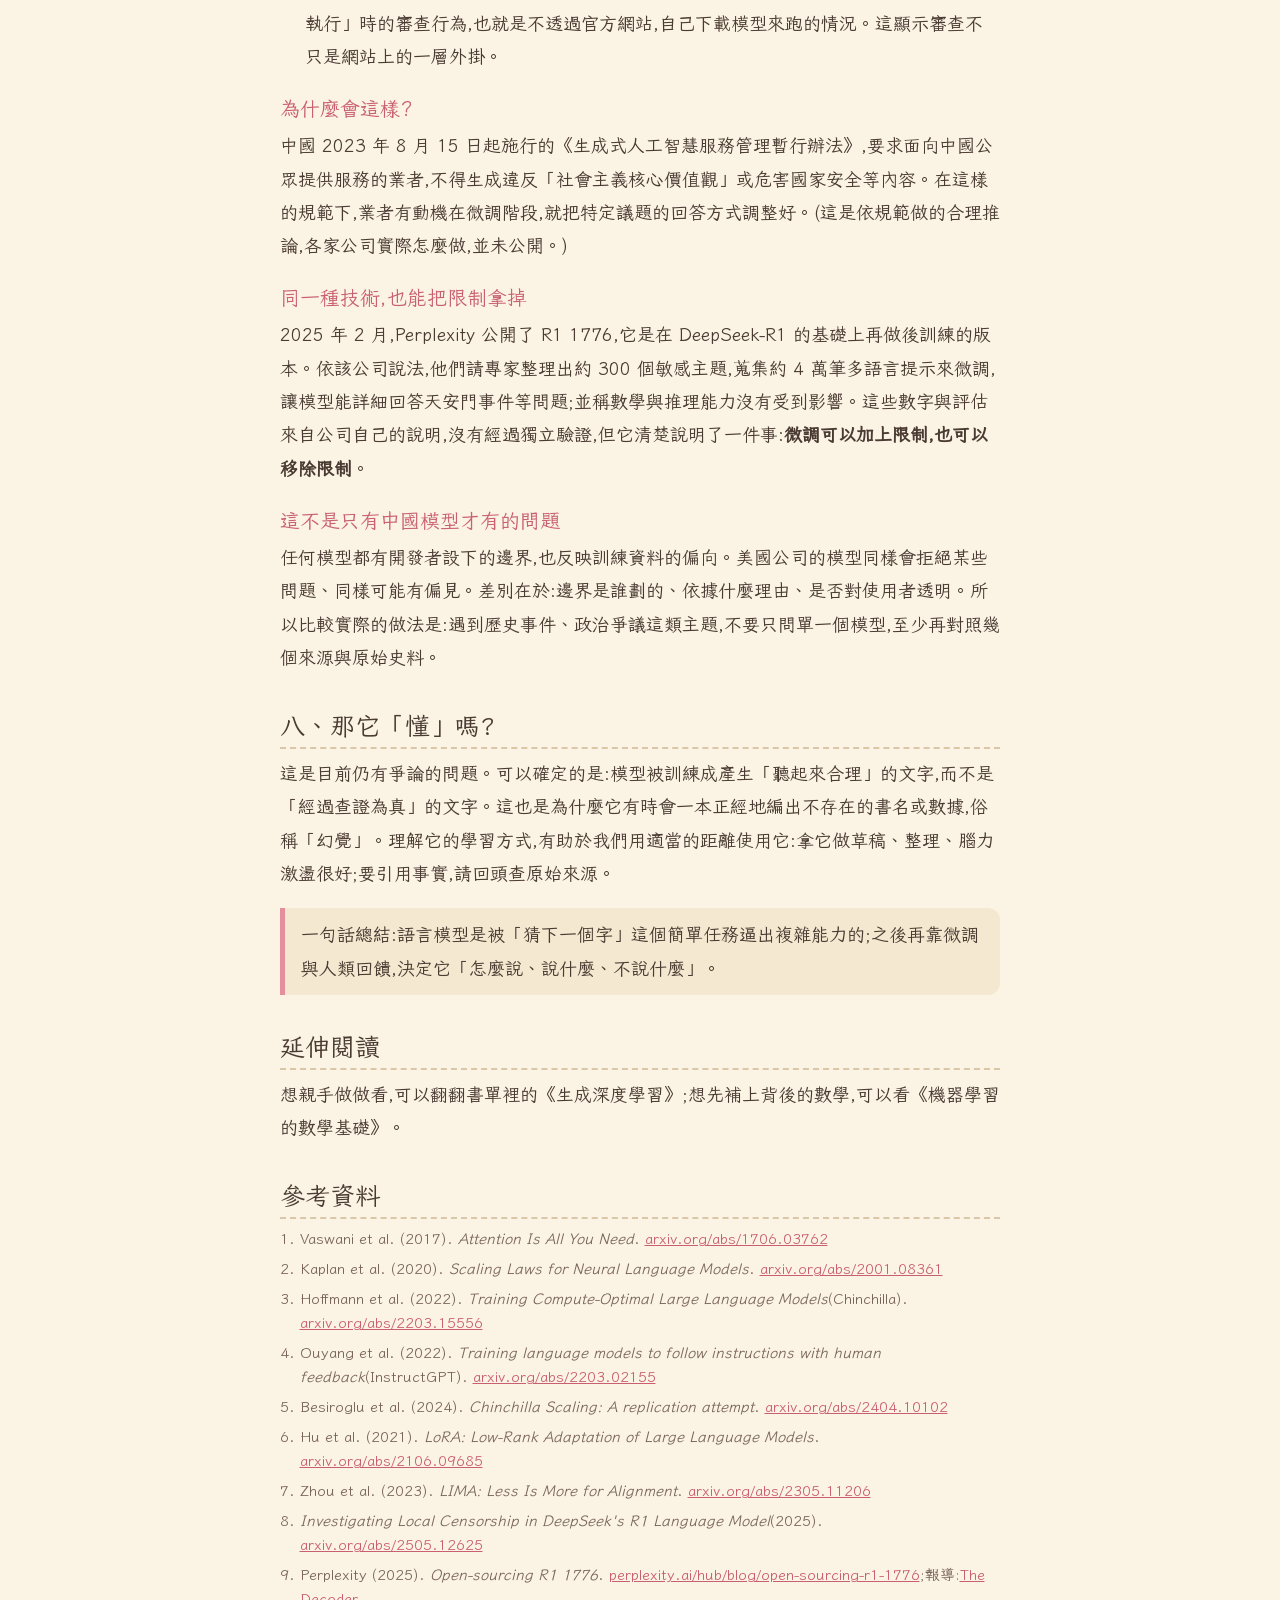
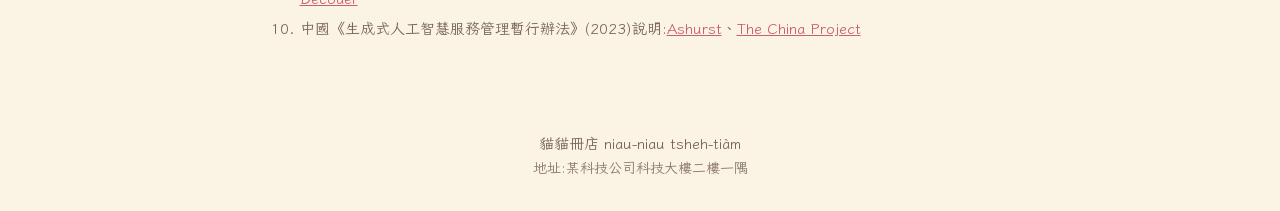
<file: columns/language-model.html>
<!doctype html>
<html lang="zh-Hant">
<head>
  <meta charset="utf-8">
  <meta name="viewport" content="width=device-width, initial-scale=1">
  <title>語言模型怎麼學習的 — 貓貓冊店</title>
  <link rel="preconnect" href="https://fonts.googleapis.com">
  <link rel="preconnect" href="https://fonts.gstatic.com" crossorigin>
  <link href="https://fonts.googleapis.com/css2?family=Caveat:wght@500;700&family=Iansui&display=swap" rel="stylesheet">
  <link rel="stylesheet" href="../css/style.css">
</head>
<body>
  <div class="wrap">
    <header class="topbar">
      <a class="brand" href="../index.html">🐱 貓貓冊店</a>
      <nav>
        <a href="../books.html">書籍介紹</a>
        <a href="../columns.html" aria-current="page">專欄文章</a>
        <a href="../rules.html">書店使用規約</a>
        <a href="../manager.html">店長的話</a>
      </nav>
    </header>

    <article class="article">
      <h1>語言模型怎麼學習的</h1>
      <p class="byline">貓貓冊店專欄</p>

      <p>您問 ChatGPT 一個問題,它流暢地回答。很容易讓人以為,它「讀過」整個網路,然後把答案查出來。但實際上,它做的事情簡單得多,也奇怪得多:它在<strong>猜下一個字</strong>。</p>

      <h2>一、先把句子拆成「詞元」</h2>
      <p>電腦不直接讀文字,而是先把文字切成一小塊一小塊,叫做「詞元」(token)。詞元可能是一個字、一個詞,或半個英文單字。每一個詞元會被換成一串數字,稱為「向量」,您可以把它想成這個詞元在一張很高維度的地圖上的座標。意思相近的詞,座標會靠得比較近。</p>

      <h2>二、核心任務:預測下一個詞元</h2>
      <p>預訓練階段的任務只有一個:給模型一段文字的前半部,請它預測下一個詞元是什麼。例如看到「今天天氣很」,模型要給出每個可能詞元的機率,「好」可能是 30%,「熱」是 20%,「冷」是 15%……然後跟真正的答案比較。猜得越準,「損失」(loss)就越小;猜錯了,就用「梯度下降」這種方法,微調模型內部數十億個參數,讓下次更可能猜對。</p>
      <p>這個動作重複上兆次。沒有人逐條教它文法、事實或邏輯,但為了把下一個字猜準,模型被迫去記住文法、世界知識和推理的樣式,因為這些都有助於預測。</p>

      <h2>三、Transformer:讓模型學會「看哪裡」</h2>
      <p>現在主流的模型都使用 2017 年 Google 研究團隊提出的 Transformer 架構。它的關鍵是「注意力機制」:在預測下一個詞元時,模型可以同時回頭看前面所有的詞元,並自己決定哪幾個最重要。比如讀到「她把書遞給他,因為『他』想看」,模型需要知道「他」指的是誰,注意力機制就是讓它能在上下文裡找到線索。</p>

      <h2>四、規模:更大、更多資料,真的會更好嗎?</h2>
      <p>2020 年 OpenAI 的研究者發現,模型的表現與參數量、資料量、運算量之間,存在穩定的冪律關係,也就是所謂的「規模定律」。當時的結論偏向:運算資源增加時,應該優先把模型做大。</p>
      <p>2022 年 DeepMind 的 Chinchilla 研究修正了這個看法:在相同的運算預算下,模型大小與訓練資料量應該差不多比例地成長。他們的 70B 參數模型 Chinchilla 只用 Gopher(280B 參數)四分之一的大小,卻用了更多資料(約 1.4 兆詞元),表現更好。後來大家常把「每個參數約對應 20 個詞元」當作經驗法則。</p>
      <p>不過這只是粗略的經驗,不是定律。後續研究指出,最佳比例會受到資料、分詞方式與模型家族影響;而現實中,因為模型上線後的推論成本很高,很多團隊會刻意訓練出「比 Chinchilla 建議更小、但訓練更久」的模型。</p>

      <h2>五、從「會接話」到「會聽話」:人類回饋</h2>
      <p>只做預訓練的模型很會「接話」,卻不一定會「幫忙」。您問它問題,它可能續寫出另一個問題,因為網路上就是這樣的文字。為了讓模型變成助理,研究者在預訓練後多做了幾件事。OpenAI 在 2022 年發表的 InstructGPT 論文,把流程整理成三步:</p>
      <ol>
        <li><strong>監督式微調</strong>:請人類寫出理想的回答範例,讓模型模仿。</li>
        <li><strong>訓練獎勵模型</strong>:讓模型對同一個問題產生多個答案,請人類排序,再訓練另一個模型去預測人類喜歡哪一個。</li>
        <li><strong>強化學習</strong>:用這個獎勵模型當裁判,以 PPO 演算法調整語言模型,讓它更常產生得高分的回答。</li>
      </ol>
      <p>這一步的效果很驚人:在論文的評估裡,人類評審更喜歡只有 13 億參數的 InstructGPT,勝過 1750 億參數的 GPT-3。換句話說,「會不會聽人話」有時比「有多大」更重要。這套方法稱為「從人類回饋中強化學習」(RLHF)。</p>

      <h2>六、微調:把通用模型調成您要的樣子</h2>
      <p>預訓練出來的「基礎模型」像一位讀遍天下書的通才,但還不知道該怎麼回應您。<strong>微調</strong>(fine-tuning)就是拿一批比較小、比較精選的資料,在基礎模型之上再訓練一輪,讓它的行為朝您要的方向改變。前面第五節的人類回饋,本質上也是一種微調。</p>

      <h3>微調的資料長什麼樣?</h3>
      <p>最常見的是一筆一筆「問題 → 理想回答」的配對:例如客服對話、法律或醫療問答、公司內部文件的問答。資料量通常比預訓練少非常多。</p>

      <h3>怎麼調?全部重訓,還是只調一小塊?</h3>
      <ul>
        <li><strong>全量微調</strong>:把模型所有參數都重新更新。效果直接,但模型動輒數百億參數,很耗記憶體與運算。</li>
        <li><strong>參數高效微調</strong>:其中最有名的是 LoRA。2021 年的論文提出,把原本的權重<strong>凍結</strong>,只在旁邊加上一些很小的「低秩矩陣」來訓練。論文報告,以 GPT-3 來說,可訓練的參數可以減少到約原來的一萬分之一,效果卻能和全量微調相當或更好。這讓一般研究者與小公司也有能力微調大型模型。</li>
      </ul>

      <h3>微調改的是「行為」,不只是「知識」</h3>
      <p>有研究(LIMA,2023)只用 1,000 筆精心挑選的範例微調,就讓模型學會相當好的回答風格,因而提出一種看法:模型的知識主要在預訓練時就學到了,微調更像是在教它「用什麼樣子回答」。這是一個仍有討論的假說,不是定論。但可以確定的是,微調很擅長調整語氣、格式、立場,以及<strong>「什麼該回答、什麼不該回答」</strong>。</p>
      <p>「拒絕回答」也是學來的。模型可以被教導,在某些問題上說「我無法回答這個問題」。這個能力可以用來擋掉危險的要求,例如製造武器的步驟;但同一套技術,也可以用來擋掉別的東西。</p>

      <h2>七、一個例子:有些模型,找不到天安門事件</h2>
      <p>多篇報導與研究指出,向 DeepSeek 等中國公司開發的模型詢問 1989 年的天安門事件時,模型常常迴避、改談別的話題,或只給出簡短、貼近官方口徑的答案。很多使用者因此發現:想從這類模型查天安門事件的詳細經過,查不到。</p>

      <h3>審查發生在哪一層?</h3>
      <p>從外部很難確認。可能的位置至少有四個:訓練資料的篩選、微調時教它的回答方式、系統提示(開發者預先寫給模型的指令)、以及輸出時的過濾。目前可以說的是:</p>
      <ul>
        <li><strong>網頁版與 App</strong>:有使用者回報,答案會寫到一半突然被收回、換成拒絕訊息。這類說法主要來自使用者與部落格的轉述,屬於輸出過濾的跡象。</li>
        <li><strong>模型本身</strong>:有一篇 2025 年的研究(arXiv:2505.12625)專門檢視 DeepSeek R1「在本地執行」時的審查行為,也就是不透過官方網站,自己下載模型來跑的情況。這顯示審查不只是網站上的一層外掛。</li>
      </ul>

      <h3>為什麼會這樣?</h3>
      <p>中國 2023 年 8 月 15 日起施行的《生成式人工智慧服務管理暫行辦法》,要求面向中國公眾提供服務的業者,不得生成違反「社會主義核心價值觀」或危害國家安全等內容。在這樣的規範下,業者有動機在微調階段,就把特定議題的回答方式調整好。(這是依規範做的合理推論,各家公司實際怎麼做,並未公開。)</p>

      <h3>同一種技術,也能把限制拿掉</h3>
      <p>2025 年 2 月,Perplexity 公開了 R1 1776,它是在 DeepSeek-R1 的基礎上再做後訓練的版本。依該公司說法,他們請專家整理出約 300 個敏感主題,蒐集約 4 萬筆多語言提示來微調,讓模型能詳細回答天安門事件等問題;並稱數學與推理能力沒有受到影響。這些數字與評估來自公司自己的說明,沒有經過獨立驗證,但它清楚說明了一件事:<strong>微調可以加上限制,也可以移除限制</strong>。</p>

      <h3>這不是只有中國模型才有的問題</h3>
      <p>任何模型都有開發者設下的邊界,也反映訓練資料的偏向。美國公司的模型同樣會拒絕某些問題、同樣可能有偏見。差別在於:邊界是誰劃的、依據什麼理由、是否對使用者透明。所以比較實際的做法是:遇到歷史事件、政治爭議這類主題,不要只問單一個模型,至少再對照幾個來源與原始史料。</p>

      <h2>八、那它「懂」嗎?</h2>
      <p>這是目前仍有爭論的問題。可以確定的是:模型被訓練成產生「聽起來合理」的文字,而不是「經過查證為真」的文字。這也是為什麼它有時會一本正經地編出不存在的書名或數據,俗稱「幻覺」。理解它的學習方式,有助於我們用適當的距離使用它:拿它做草稿、整理、腦力激盪很好;要引用事實,請回頭查原始來源。</p>

      <blockquote>一句話總結:語言模型是被「猜下一個字」這個簡單任務逼出複雜能力的;之後再靠微調與人類回饋,決定它「怎麼說、說什麼、不說什麼」。</blockquote>

      <h2>延伸閱讀</h2>
      <p>想親手做做看,可以翻翻書單裡的《生成深度學習》;想先補上背後的數學,可以看《機器學習的數學基礎》。</p>

      <h2>參考資料</h2>
      <ol class="refs">
        <li>Vaswani et al. (2017). <em>Attention Is All You Need</em>. <a href="https://arxiv.org/abs/1706.03762" target="_blank" rel="noopener">arxiv.org/abs/1706.03762</a></li>
        <li>Kaplan et al. (2020). <em>Scaling Laws for Neural Language Models</em>. <a href="https://arxiv.org/abs/2001.08361" target="_blank" rel="noopener">arxiv.org/abs/2001.08361</a></li>
        <li>Hoffmann et al. (2022). <em>Training Compute-Optimal Large Language Models</em>(Chinchilla). <a href="https://arxiv.org/abs/2203.15556" target="_blank" rel="noopener">arxiv.org/abs/2203.15556</a></li>
        <li>Ouyang et al. (2022). <em>Training language models to follow instructions with human feedback</em>(InstructGPT). <a href="https://arxiv.org/abs/2203.02155" target="_blank" rel="noopener">arxiv.org/abs/2203.02155</a></li>
        <li>Besiroglu et al. (2024). <em>Chinchilla Scaling: A replication attempt</em>. <a href="https://arxiv.org/abs/2404.10102" target="_blank" rel="noopener">arxiv.org/abs/2404.10102</a></li>
              <li>Hu et al. (2021). <em>LoRA: Low-Rank Adaptation of Large Language Models</em>. <a href="https://arxiv.org/abs/2106.09685" target="_blank" rel="noopener">arxiv.org/abs/2106.09685</a></li>
        <li>Zhou et al. (2023). <em>LIMA: Less Is More for Alignment</em>. <a href="https://arxiv.org/abs/2305.11206" target="_blank" rel="noopener">arxiv.org/abs/2305.11206</a></li>
        <li><em>Investigating Local Censorship in DeepSeek's R1 Language Model</em>(2025). <a href="https://arxiv.org/abs/2505.12625" target="_blank" rel="noopener">arxiv.org/abs/2505.12625</a></li>
        <li>Perplexity (2025). <em>Open-sourcing R1 1776</em>. <a href="https://www.perplexity.ai/hub/blog/open-sourcing-r1-1776" target="_blank" rel="noopener">perplexity.ai/hub/blog/open-sourcing-r1-1776</a>;報導:<a href="https://the-decoder.com/perplexity-ai-removes-chinese-censorship-from-deepseek-r1/" target="_blank" rel="noopener">The Decoder</a></li>
        <li>中國《生成式人工智慧服務管理暫行辦法》(2023)說明:<a href="https://ashurst.com/en/insights/new-generative-ai-measures-in-china" target="_blank" rel="noopener">Ashurst</a>、<a href="https://thechinaproject.com/2023/07/21/chinas-new-regulations-on-generative-ai-sets-restrictions-but-leaves-room-for-innovation/" target="_blank" rel="noopener">The China Project</a></li>
      </ol>
    </article>
  </div>
  <footer class="foot">貓貓冊店 niau-niau tsheh-tiàm<span class="addr">地址:某科技公司科技大樓二樓一隅</span></footer>
</body>
</html>
</file>
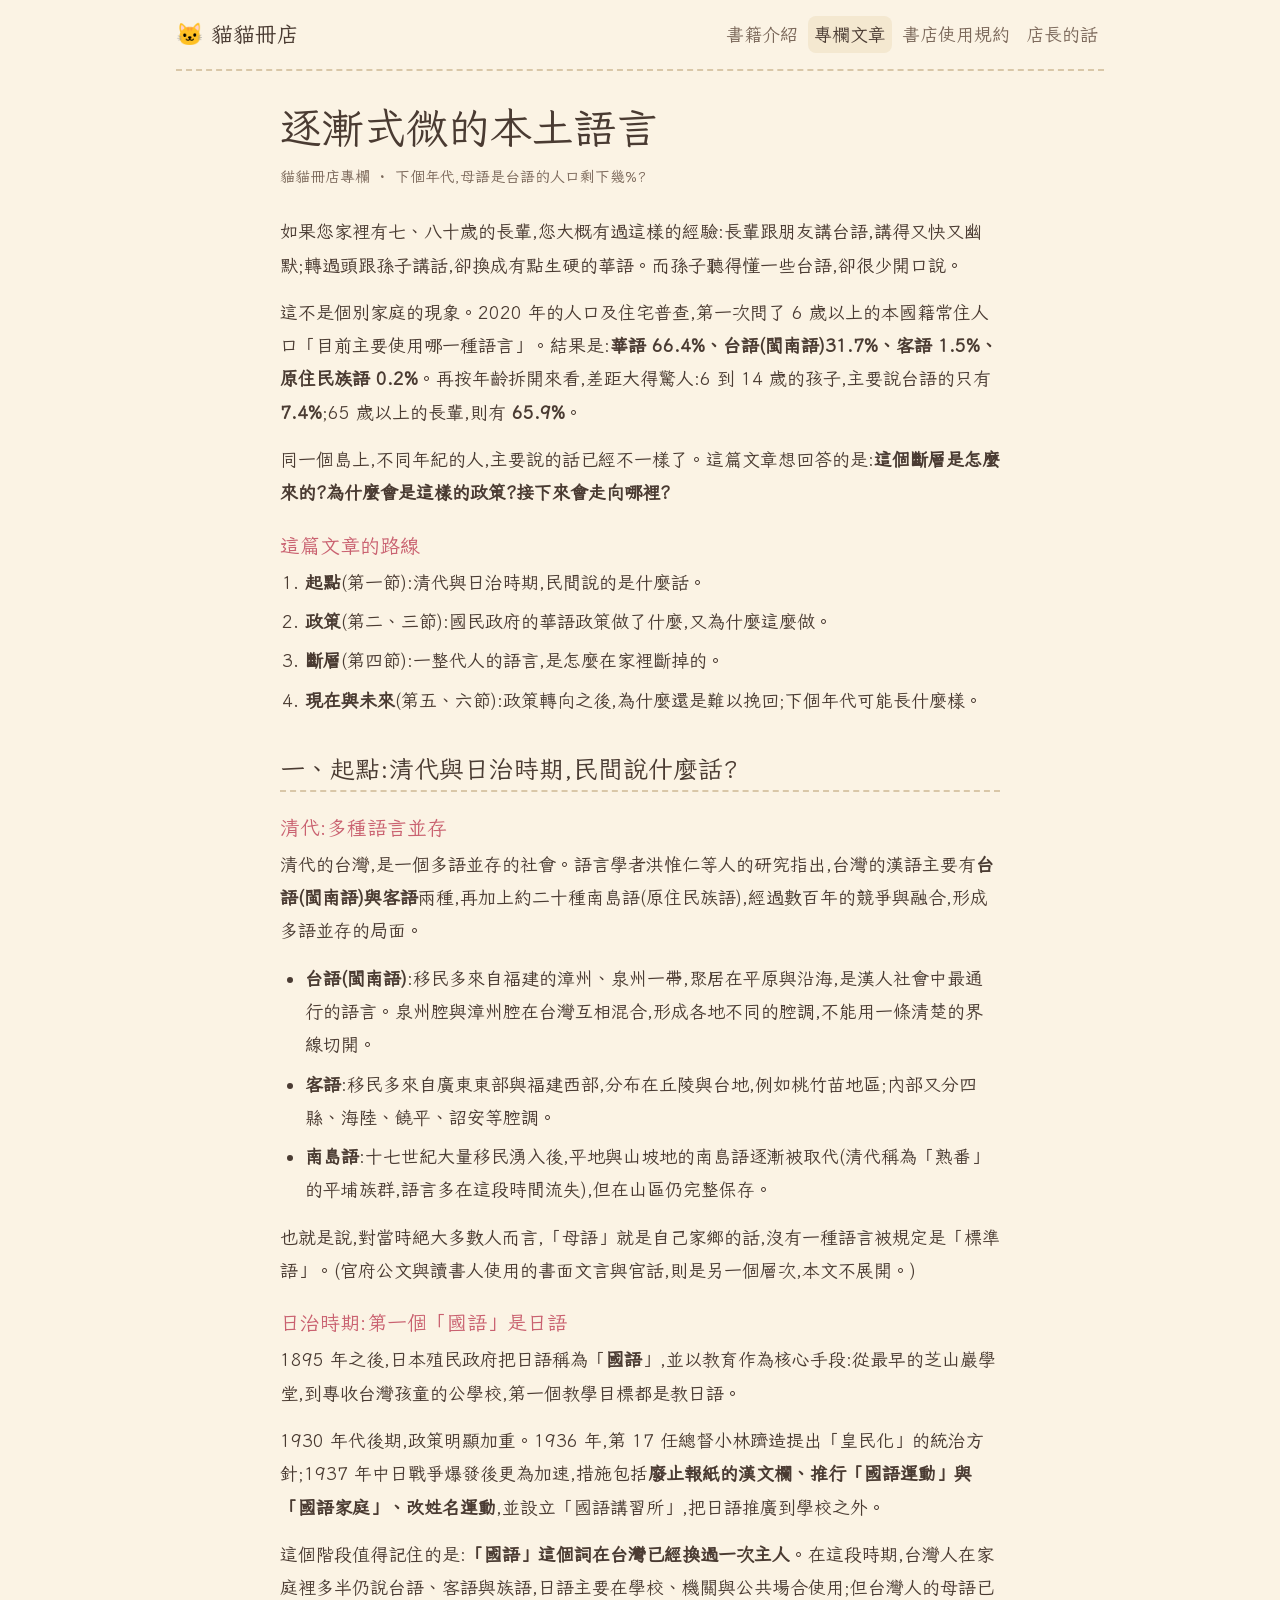
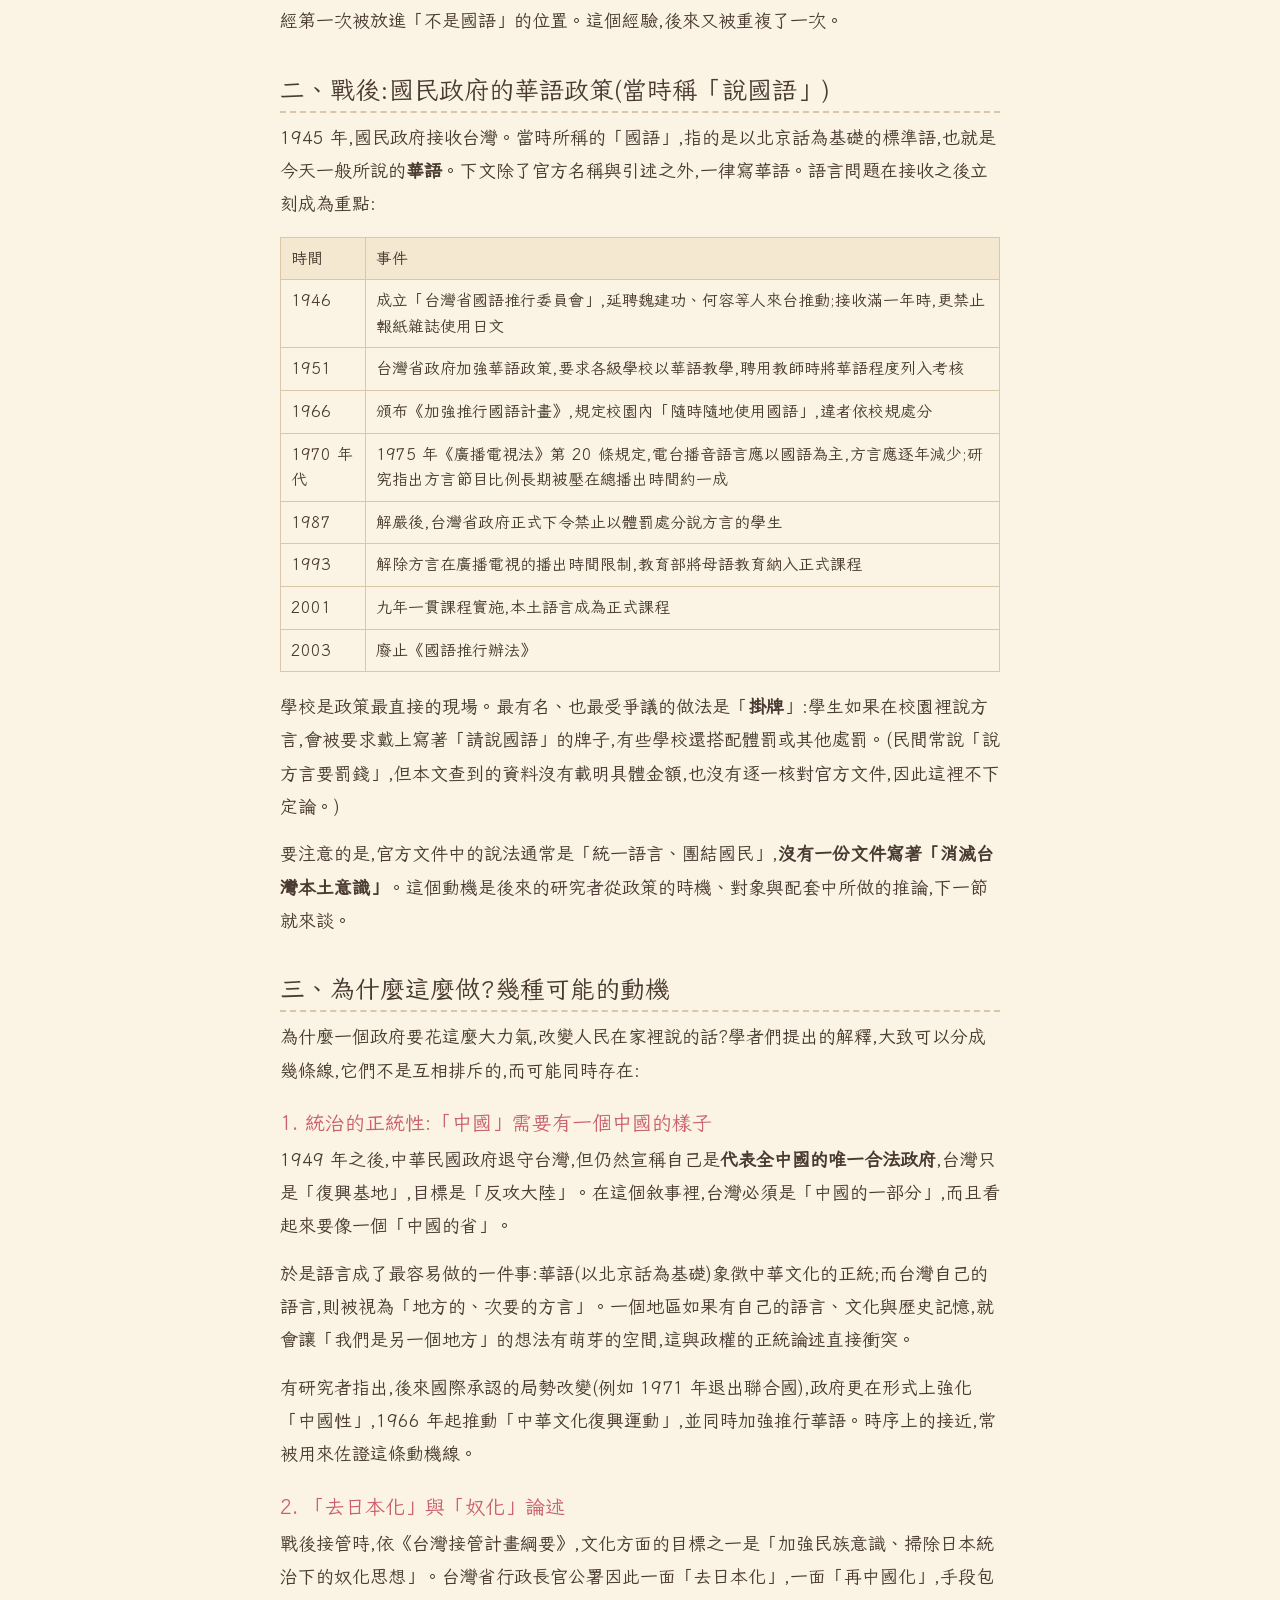
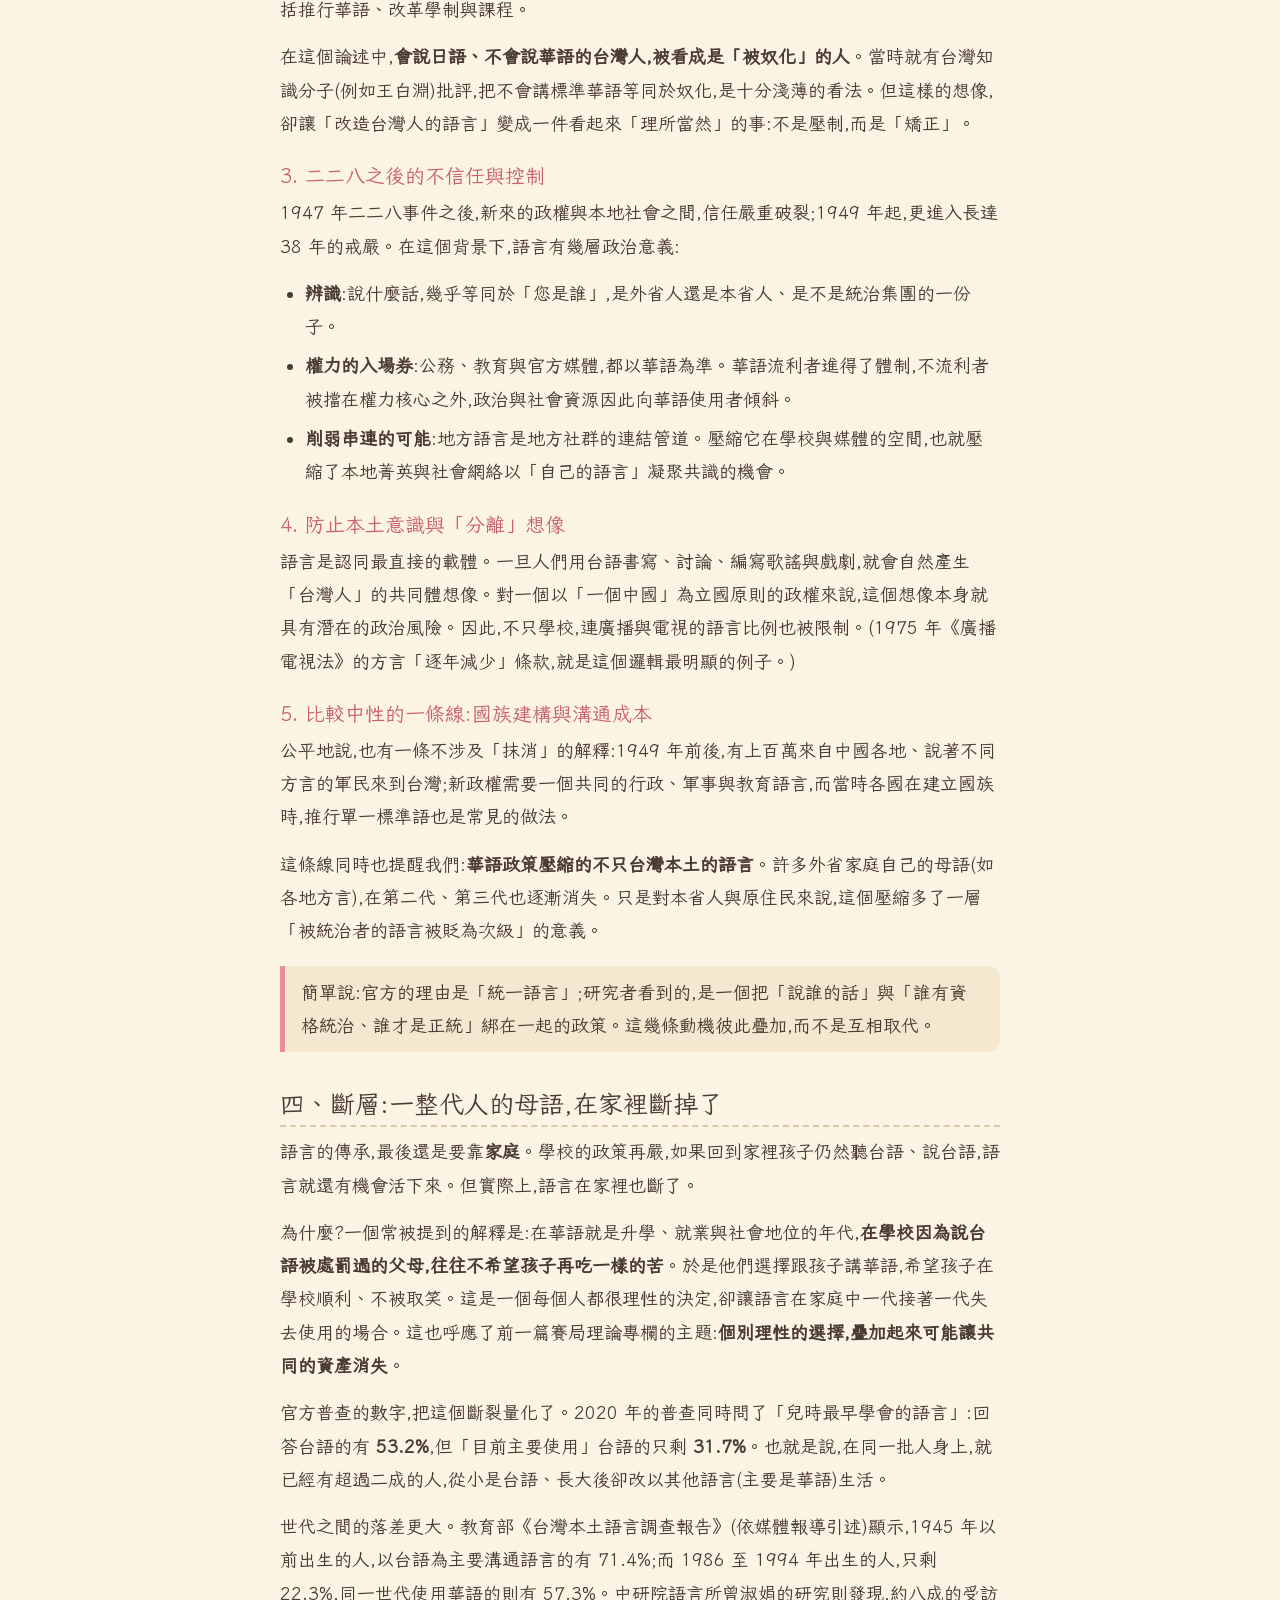
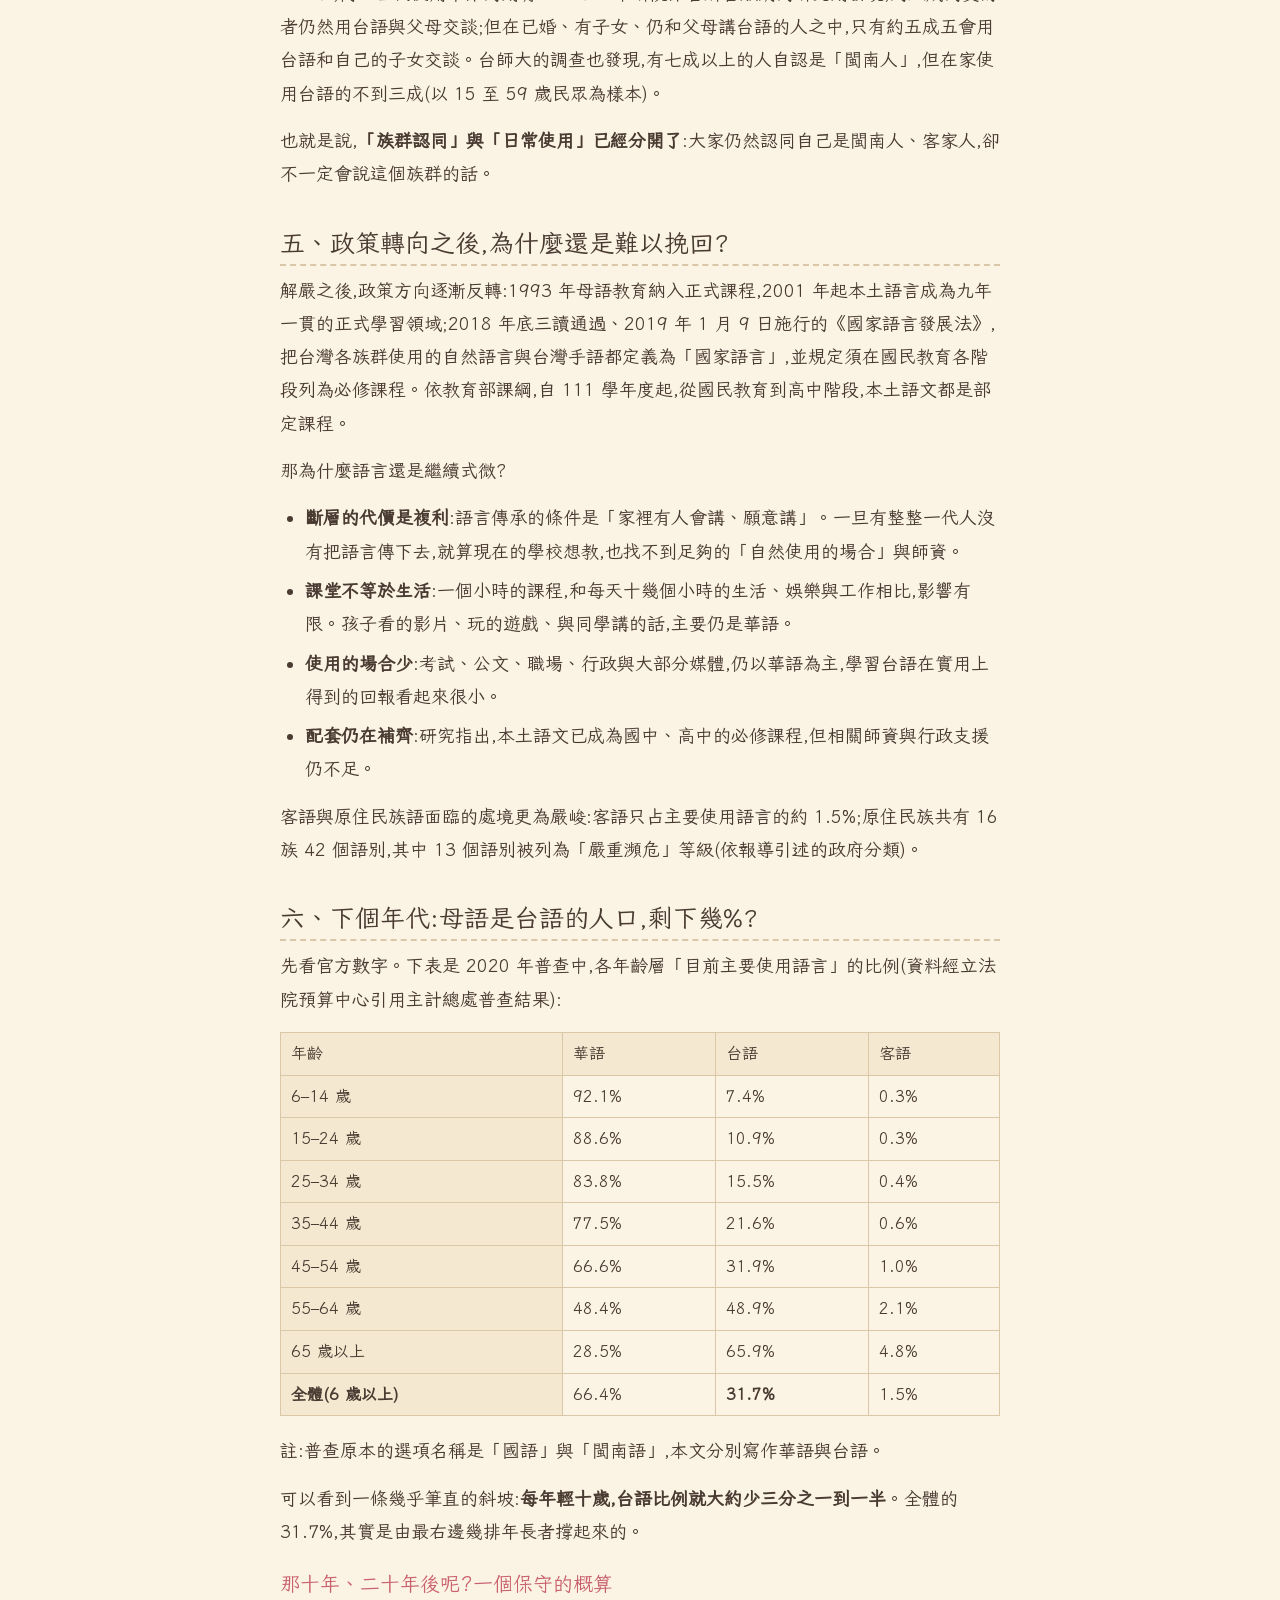
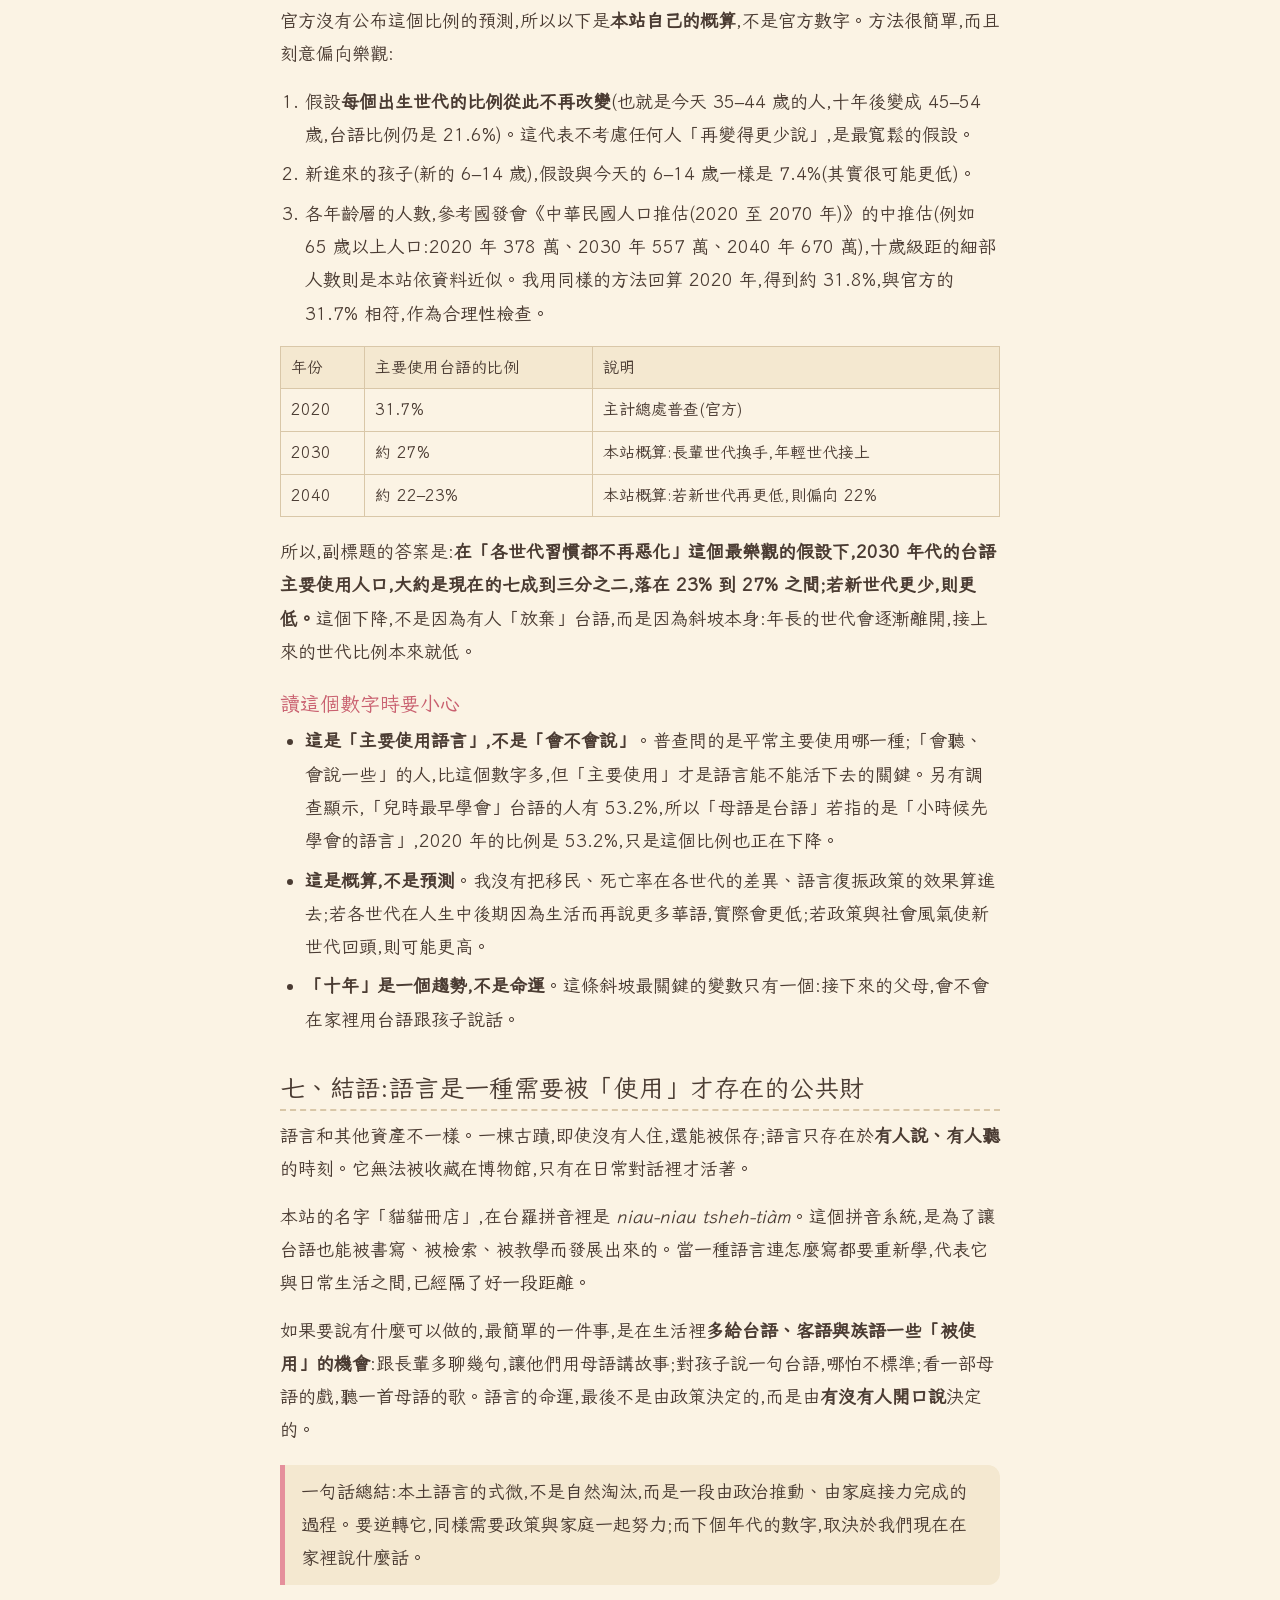
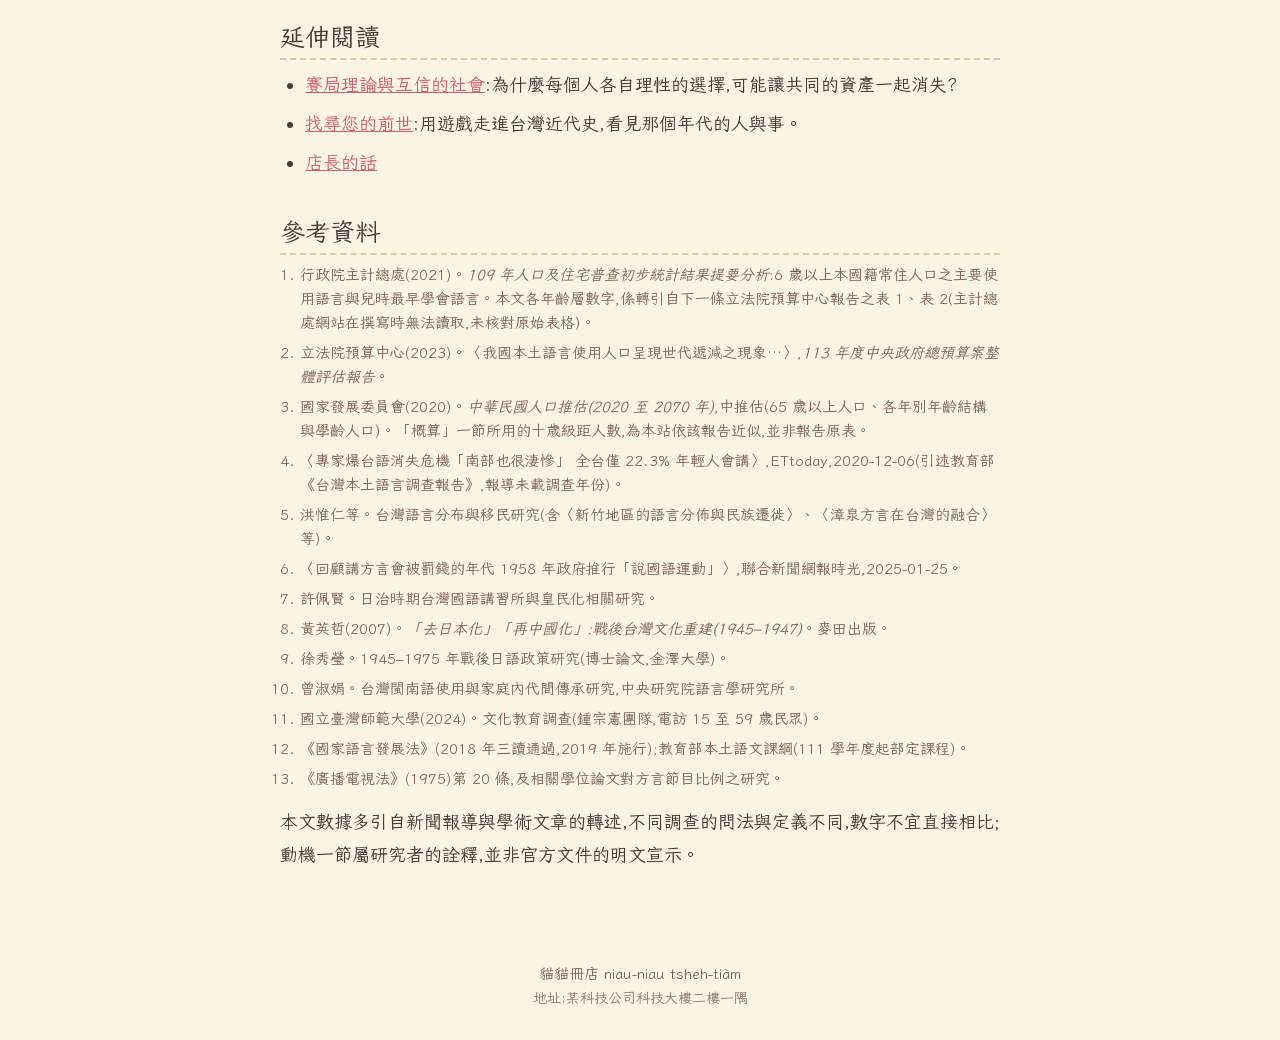
<file: columns/native-languages.html>
<!doctype html>
<html lang="zh-Hant">
<head>
  <meta charset="utf-8">
  <meta name="viewport" content="width=device-width, initial-scale=1">
  <title>逐漸式微的本土語言 — 貓貓冊店</title>
  <link rel="preconnect" href="https://fonts.googleapis.com">
  <link rel="preconnect" href="https://fonts.gstatic.com" crossorigin>
  <link href="https://fonts.googleapis.com/css2?family=Caveat:wght@500;700&family=Iansui&display=swap" rel="stylesheet">
  <link rel="stylesheet" href="../css/style.css">
</head>
<body>
  <div class="wrap">
    <header class="topbar">
      <a class="brand" href="../index.html">🐱 貓貓冊店</a>
      <nav>
        <a href="../books.html">書籍介紹</a>
        <a href="../columns.html" aria-current="page">專欄文章</a>
        <a href="../rules.html">書店使用規約</a>
        <a href="../manager.html">店長的話</a>
      </nav>
    </header>

    <article class="article">
      <h1>逐漸式微的本土語言</h1>
      <p class="byline">貓貓冊店專欄 ・ 下個年代,母語是台語的人口剩下幾%?</p>

      <p>如果您家裡有七、八十歲的長輩,您大概有過這樣的經驗:長輩跟朋友講台語,講得又快又幽默;轉過頭跟孫子講話,卻換成有點生硬的華語。而孫子聽得懂一些台語,卻很少開口說。</p>
      <p>這不是個別家庭的現象。2020 年的人口及住宅普查,第一次問了 6 歲以上的本國籍常住人口「目前主要使用哪一種語言」。結果是:<strong>華語 66.4%、台語(閩南語)31.7%、客語 1.5%、原住民族語 0.2%</strong>。再按年齡拆開來看,差距大得驚人:6 到 14 歲的孩子,主要說台語的只有 <strong>7.4%</strong>;65 歲以上的長輩,則有 <strong>65.9%</strong>。</p>
      <p>同一個島上,不同年紀的人,主要說的話已經不一樣了。這篇文章想回答的是:<strong>這個斷層是怎麼來的?為什麼會是這樣的政策?接下來會走向哪裡?</strong></p>

      <h3>這篇文章的路線</h3>
      <ol>
        <li><strong>起點</strong>(第一節):清代與日治時期,民間說的是什麼話。</li>
        <li><strong>政策</strong>(第二、三節):國民政府的華語政策做了什麼,又為什麼這麼做。</li>
        <li><strong>斷層</strong>(第四節):一整代人的語言,是怎麼在家裡斷掉的。</li>
        <li><strong>現在與未來</strong>(第五、六節):政策轉向之後,為什麼還是難以挽回;下個年代可能長什麼樣。</li>
      </ol>

      <h2>一、起點:清代與日治時期,民間說什麼話?</h2>
      <h3>清代:多種語言並存</h3>
      <p>清代的台灣,是一個多語並存的社會。語言學者洪惟仁等人的研究指出,台灣的漢語主要有<strong>台語(閩南語)與客語</strong>兩種,再加上約二十種南島語(原住民族語),經過數百年的競爭與融合,形成多語並存的局面。</p>
      <ul>
        <li><strong>台語(閩南語)</strong>:移民多來自福建的漳州、泉州一帶,聚居在平原與沿海,是漢人社會中最通行的語言。泉州腔與漳州腔在台灣互相混合,形成各地不同的腔調,不能用一條清楚的界線切開。</li>
        <li><strong>客語</strong>:移民多來自廣東東部與福建西部,分布在丘陵與台地,例如桃竹苗地區;內部又分四縣、海陸、饒平、詔安等腔調。</li>
        <li><strong>南島語</strong>:十七世紀大量移民湧入後,平地與山坡地的南島語逐漸被取代(清代稱為「熟番」的平埔族群,語言多在這段時間流失),但在山區仍完整保存。</li>
      </ul>
      <p>也就是說,對當時絕大多數人而言,「母語」就是自己家鄉的話,沒有一種語言被規定是「標準語」。(官府公文與讀書人使用的書面文言與官話,則是另一個層次,本文不展開。)</p>

      <h3>日治時期:第一個「國語」是日語</h3>
      <p>1895 年之後,日本殖民政府把日語稱為「<strong>國語</strong>」,並以教育作為核心手段:從最早的芝山巖學堂,到專收台灣孩童的公學校,第一個教學目標都是教日語。</p>
      <p>1930 年代後期,政策明顯加重。1936 年,第 17 任總督小林躋造提出「皇民化」的統治方針;1937 年中日戰爭爆發後更為加速,措施包括<strong>廢止報紙的漢文欄、推行「國語運動」與「國語家庭」、改姓名運動</strong>,並設立「國語講習所」,把日語推廣到學校之外。</p>
      <p>這個階段值得記住的是:<strong>「國語」這個詞在台灣已經換過一次主人</strong>。在這段時期,台灣人在家庭裡多半仍說台語、客語與族語,日語主要在學校、機關與公共場合使用;但台灣人的母語已經第一次被放進「不是國語」的位置。這個經驗,後來又被重複了一次。</p>

      <h2>二、戰後:國民政府的華語政策(當時稱「說國語」)</h2>
      <p>1945 年,國民政府接收台灣。當時所稱的「國語」,指的是以北京話為基礎的標準語,也就是今天一般所說的<strong>華語</strong>。下文除了官方名稱與引述之外,一律寫華語。語言問題在接收之後立刻成為重點:</p>
      <div class="table-wrap">
        <table>
          <thead><tr><th>時間</th><th>事件</th></tr></thead>
          <tbody>
            <tr><td>1946</td><td>成立「台灣省國語推行委員會」,延聘魏建功、何容等人來台推動;接收滿一年時,更禁止報紙雜誌使用日文</td></tr>
            <tr><td>1951</td><td>台灣省政府加強華語政策,要求各級學校以華語教學,聘用教師時將華語程度列入考核</td></tr>
            <tr><td>1966</td><td>頒布《加強推行國語計畫》,規定校園內「隨時隨地使用國語」,違者依校規處分</td></tr>
            <tr><td>1970 年代</td><td>1975 年《廣播電視法》第 20 條規定,電台播音語言應以國語為主,方言應逐年減少;研究指出方言節目比例長期被壓在總播出時間約一成</td></tr>
            <tr><td>1987</td><td>解嚴後,台灣省政府正式下令禁止以體罰處分說方言的學生</td></tr>
            <tr><td>1993</td><td>解除方言在廣播電視的播出時間限制,教育部將母語教育納入正式課程</td></tr>
            <tr><td>2001</td><td>九年一貫課程實施,本土語言成為正式課程</td></tr>
            <tr><td>2003</td><td>廢止《國語推行辦法》</td></tr>
          </tbody>
        </table>
      </div>
      <p>學校是政策最直接的現場。最有名、也最受爭議的做法是「<strong>掛牌</strong>」:學生如果在校園裡說方言,會被要求戴上寫著「請說國語」的牌子,有些學校還搭配體罰或其他處罰。(民間常說「說方言要罰錢」,但本文查到的資料沒有載明具體金額,也沒有逐一核對官方文件,因此這裡不下定論。)</p>
      <p>要注意的是,官方文件中的說法通常是「統一語言、團結國民」,<strong>沒有一份文件寫著「消滅台灣本土意識」</strong>。這個動機是後來的研究者從政策的時機、對象與配套中所做的推論,下一節就來談。</p>

      <h2>三、為什麼這麼做?幾種可能的動機</h2>
      <p>為什麼一個政府要花這麼大力氣,改變人民在家裡說的話?學者們提出的解釋,大致可以分成幾條線,它們不是互相排斥的,而可能同時存在:</p>

      <h3>1. 統治的正統性:「中國」需要有一個中國的樣子</h3>
      <p>1949 年之後,中華民國政府退守台灣,但仍然宣稱自己是<strong>代表全中國的唯一合法政府</strong>,台灣只是「復興基地」,目標是「反攻大陸」。在這個敘事裡,台灣必須是「中國的一部分」,而且看起來要像一個「中國的省」。</p>
      <p>於是語言成了最容易做的一件事:華語(以北京話為基礎)象徵中華文化的正統;而台灣自己的語言,則被視為「地方的、次要的方言」。一個地區如果有自己的語言、文化與歷史記憶,就會讓「我們是另一個地方」的想法有萌芽的空間,這與政權的正統論述直接衝突。</p>
      <p>有研究者指出,後來國際承認的局勢改變(例如 1971 年退出聯合國),政府更在形式上強化「中國性」,1966 年起推動「中華文化復興運動」,並同時加強推行華語。時序上的接近,常被用來佐證這條動機線。</p>

      <h3>2. 「去日本化」與「奴化」論述</h3>
      <p>戰後接管時,依《台灣接管計畫綱要》,文化方面的目標之一是「加強民族意識、掃除日本統治下的奴化思想」。台灣省行政長官公署因此一面「去日本化」,一面「再中國化」,手段包括推行華語、改革學制與課程。</p>
      <p>在這個論述中,<strong>會說日語、不會說華語的台灣人,被看成是「被奴化」的人</strong>。當時就有台灣知識分子(例如王白淵)批評,把不會講標準華語等同於奴化,是十分淺薄的看法。但這樣的想像,卻讓「改造台灣人的語言」變成一件看起來「理所當然」的事:不是壓制,而是「矯正」。</p>

      <h3>3. 二二八之後的不信任與控制</h3>
      <p>1947 年二二八事件之後,新來的政權與本地社會之間,信任嚴重破裂;1949 年起,更進入長達 38 年的戒嚴。在這個背景下,語言有幾層政治意義:</p>
      <ul>
        <li><strong>辨識</strong>:說什麼話,幾乎等同於「您是誰」,是外省人還是本省人、是不是統治集團的一份子。</li>
        <li><strong>權力的入場券</strong>:公務、教育與官方媒體,都以華語為準。華語流利者進得了體制,不流利者被擋在權力核心之外,政治與社會資源因此向華語使用者傾斜。</li>
        <li><strong>削弱串連的可能</strong>:地方語言是地方社群的連結管道。壓縮它在學校與媒體的空間,也就壓縮了本地菁英與社會網絡以「自己的語言」凝聚共識的機會。</li>
      </ul>

      <h3>4. 防止本土意識與「分離」想像</h3>
      <p>語言是認同最直接的載體。一旦人們用台語書寫、討論、編寫歌謠與戲劇,就會自然產生「台灣人」的共同體想像。對一個以「一個中國」為立國原則的政權來說,這個想像本身就具有潛在的政治風險。因此,不只學校,連廣播與電視的語言比例也被限制。(1975 年《廣播電視法》的方言「逐年減少」條款,就是這個邏輯最明顯的例子。)</p>

      <h3>5. 比較中性的一條線:國族建構與溝通成本</h3>
      <p>公平地說,也有一條不涉及「抹消」的解釋:1949 年前後,有上百萬來自中國各地、說著不同方言的軍民來到台灣;新政權需要一個共同的行政、軍事與教育語言,而當時各國在建立國族時,推行單一標準語也是常見的做法。</p>
      <p>這條線同時也提醒我們:<strong>華語政策壓縮的不只台灣本土的語言</strong>。許多外省家庭自己的母語(如各地方言),在第二代、第三代也逐漸消失。只是對本省人與原住民來說,這個壓縮多了一層「被統治者的語言被貶為次級」的意義。</p>

      <blockquote>簡單說:官方的理由是「統一語言」;研究者看到的,是一個把「說誰的話」與「誰有資格統治、誰才是正統」綁在一起的政策。這幾條動機彼此疊加,而不是互相取代。</blockquote>

      <h2>四、斷層:一整代人的母語,在家裡斷掉了</h2>
      <p>語言的傳承,最後還是要靠<strong>家庭</strong>。學校的政策再嚴,如果回到家裡孩子仍然聽台語、說台語,語言就還有機會活下來。但實際上,語言在家裡也斷了。</p>
      <p>為什麼?一個常被提到的解釋是:在華語就是升學、就業與社會地位的年代,<strong>在學校因為說台語被處罰過的父母,往往不希望孩子再吃一樣的苦</strong>。於是他們選擇跟孩子講華語,希望孩子在學校順利、不被取笑。這是一個每個人都很理性的決定,卻讓語言在家庭中一代接著一代失去使用的場合。這也呼應了前一篇賽局理論專欄的主題:<strong>個別理性的選擇,疊加起來可能讓共同的資產消失</strong>。</p>
      <p>官方普查的數字,把這個斷裂量化了。2020 年的普查同時問了「兒時最早學會的語言」:回答台語的有 <strong>53.2%</strong>,但「目前主要使用」台語的只剩 <strong>31.7%</strong>。也就是說,在同一批人身上,就已經有超過二成的人,從小是台語、長大後卻改以其他語言(主要是華語)生活。</p>
      <p>世代之間的落差更大。教育部《台灣本土語言調查報告》(依媒體報導引述)顯示,1945 年以前出生的人,以台語為主要溝通語言的有 71.4%;而 1986 至 1994 年出生的人,只剩 22.3%,同一世代使用華語的則有 57.3%。中研院語言所曾淑娟的研究則發現,約八成的受訪者仍然用台語與父母交談;但在已婚、有子女、仍和父母講台語的人之中,只有約五成五會用台語和自己的子女交談。台師大的調查也發現,有七成以上的人自認是「閩南人」,但在家使用台語的不到三成(以 15 至 59 歲民眾為樣本)。</p>
      <p>也就是說,<strong>「族群認同」與「日常使用」已經分開了</strong>:大家仍然認同自己是閩南人、客家人,卻不一定會說這個族群的話。</p>

      <h2>五、政策轉向之後,為什麼還是難以挽回?</h2>
      <p>解嚴之後,政策方向逐漸反轉:1993 年母語教育納入正式課程,2001 年起本土語言成為九年一貫的正式學習領域;2018 年底三讀通過、2019 年 1 月 9 日施行的《國家語言發展法》,把台灣各族群使用的自然語言與台灣手語都定義為「國家語言」,並規定須在國民教育各階段列為必修課程。依教育部課綱,自 111 學年度起,從國民教育到高中階段,本土語文都是部定課程。</p>
      <p>那為什麼語言還是繼續式微?</p>
      <ul>
        <li><strong>斷層的代價是複利</strong>:語言傳承的條件是「家裡有人會講、願意講」。一旦有整整一代人沒有把語言傳下去,就算現在的學校想教,也找不到足夠的「自然使用的場合」與師資。</li>
        <li><strong>課堂不等於生活</strong>:一個小時的課程,和每天十幾個小時的生活、娛樂與工作相比,影響有限。孩子看的影片、玩的遊戲、與同學講的話,主要仍是華語。</li>
        <li><strong>使用的場合少</strong>:考試、公文、職場、行政與大部分媒體,仍以華語為主,學習台語在實用上得到的回報看起來很小。</li>
        <li><strong>配套仍在補齊</strong>:研究指出,本土語文已成為國中、高中的必修課程,但相關師資與行政支援仍不足。</li>
      </ul>
      <p>客語與原住民族語面臨的處境更為嚴峻:客語只占主要使用語言的約 1.5%;原住民族共有 16 族 42 個語別,其中 13 個語別被列為「嚴重瀕危」等級(依報導引述的政府分類)。</p>

      <h2>六、下個年代:母語是台語的人口,剩下幾%?</h2>
      <p>先看官方數字。下表是 2020 年普查中,各年齡層「目前主要使用語言」的比例(資料經立法院預算中心引用主計總處普查結果):</p>
      <div class="table-wrap">
        <table>
          <thead><tr><th>年齡</th><th>華語</th><th>台語</th><th>客語</th></tr></thead>
          <tbody>
            <tr><th>6–14 歲</th><td>92.1%</td><td>7.4%</td><td>0.3%</td></tr>
            <tr><th>15–24 歲</th><td>88.6%</td><td>10.9%</td><td>0.3%</td></tr>
            <tr><th>25–34 歲</th><td>83.8%</td><td>15.5%</td><td>0.4%</td></tr>
            <tr><th>35–44 歲</th><td>77.5%</td><td>21.6%</td><td>0.6%</td></tr>
            <tr><th>45–54 歲</th><td>66.6%</td><td>31.9%</td><td>1.0%</td></tr>
            <tr><th>55–64 歲</th><td>48.4%</td><td>48.9%</td><td>2.1%</td></tr>
            <tr><th>65 歲以上</th><td>28.5%</td><td>65.9%</td><td>4.8%</td></tr>
            <tr><th><strong>全體(6 歲以上)</strong></th><td>66.4%</td><td><strong>31.7%</strong></td><td>1.5%</td></tr>
          </tbody>
        </table>
      </div>
      <p class="refs-note">註:普查原本的選項名稱是「國語」與「閩南語」,本文分別寫作華語與台語。</p>
      <p>可以看到一條幾乎筆直的斜坡:<strong>每年輕十歲,台語比例就大約少三分之一到一半</strong>。全體的 31.7%,其實是由最右邊幾排年長者撐起來的。</p>

      <h3>那十年、二十年後呢?一個保守的概算</h3>
      <p>官方沒有公布這個比例的預測,所以以下是<strong>本站自己的概算</strong>,不是官方數字。方法很簡單,而且刻意偏向樂觀:</p>
      <ol>
        <li>假設<strong>每個出生世代的比例從此不再改變</strong>(也就是今天 35–44 歲的人,十年後變成 45–54 歲,台語比例仍是 21.6%)。這代表不考慮任何人「再變得更少說」,是最寬鬆的假設。</li>
        <li>新進來的孩子(新的 6–14 歲),假設與今天的 6–14 歲一樣是 7.4%(其實很可能更低)。</li>
        <li>各年齡層的人數,參考國發會《中華民國人口推估(2020 至 2070 年)》的中推估(例如 65 歲以上人口:2020 年 378 萬、2030 年 557 萬、2040 年 670 萬),十歲級距的細部人數則是本站依資料近似。我用同樣的方法回算 2020 年,得到約 31.8%,與官方的 31.7% 相符,作為合理性檢查。</li>
      </ol>
      <div class="table-wrap">
        <table>
          <thead><tr><th>年份</th><th>主要使用台語的比例</th><th>說明</th></tr></thead>
          <tbody>
            <tr><td>2020</td><td>31.7%</td><td>主計總處普查(官方)</td></tr>
            <tr><td>2030</td><td>約 27%</td><td>本站概算:長輩世代換手,年輕世代接上</td></tr>
            <tr><td>2040</td><td>約 22–23%</td><td>本站概算:若新世代再更低,則偏向 22%</td></tr>
          </tbody>
        </table>
      </div>
      <p>所以,副標題的答案是:<strong>在「各世代習慣都不再惡化」這個最樂觀的假設下,2030 年代的台語主要使用人口,大約是現在的七成到三分之二,落在 23% 到 27% 之間;若新世代更少,則更低。</strong>這個下降,不是因為有人「放棄」台語,而是因為斜坡本身:年長的世代會逐漸離開,接上來的世代比例本來就低。</p>

      <h3>讀這個數字時要小心</h3>
      <ul>
        <li><strong>這是「主要使用語言」,不是「會不會說」</strong>。普查問的是平常主要使用哪一種;「會聽、會說一些」的人,比這個數字多,但「主要使用」才是語言能不能活下去的關鍵。另有調查顯示,「兒時最早學會」台語的人有 53.2%,所以「母語是台語」若指的是「小時候先學會的語言」,2020 年的比例是 53.2%,只是這個比例也正在下降。</li>
        <li><strong>這是概算,不是預測</strong>。我沒有把移民、死亡率在各世代的差異、語言復振政策的效果算進去;若各世代在人生中後期因為生活而再說更多華語,實際會更低;若政策與社會風氣使新世代回頭,則可能更高。</li>
        <li><strong>「十年」是一個趨勢,不是命運</strong>。這條斜坡最關鍵的變數只有一個:接下來的父母,會不會在家裡用台語跟孩子說話。</li>
      </ul>

      <h2>七、結語:語言是一種需要被「使用」才存在的公共財</h2>
      <p>語言和其他資產不一樣。一棟古蹟,即使沒有人住,還能被保存;語言只存在於<strong>有人說、有人聽</strong>的時刻。它無法被收藏在博物館,只有在日常對話裡才活著。</p>
      <p>本站的名字「貓貓冊店」,在台羅拼音裡是 <em>niau-niau tsheh-tiàm</em>。這個拼音系統,是為了讓台語也能被書寫、被檢索、被教學而發展出來的。當一種語言連怎麼寫都要重新學,代表它與日常生活之間,已經隔了好一段距離。</p>
      <p>如果要說有什麼可以做的,最簡單的一件事,是在生活裡<strong>多給台語、客語與族語一些「被使用」的機會</strong>:跟長輩多聊幾句,讓他們用母語講故事;對孩子說一句台語,哪怕不標準;看一部母語的戲,聽一首母語的歌。語言的命運,最後不是由政策決定的,而是由<strong>有沒有人開口說</strong>決定的。</p>

      <blockquote>一句話總結:本土語言的式微,不是自然淘汰,而是一段由政治推動、由家庭接力完成的過程。要逆轉它,同樣需要政策與家庭一起努力;而下個年代的數字,取決於我們現在在家裡說什麼話。</blockquote>

      <h2>延伸閱讀</h2>
      <ul>
        <li><a href="game-theory.html">賽局理論與互信的社會</a>:為什麼每個人各自理性的選擇,可能讓共同的資產一起消失?</li>
        <li><a href="../past-life.html">找尋您的前世</a>:用遊戲走進台灣近代史,看見那個年代的人與事。</li>
        <li><a href="../manager.html">店長的話</a></li>
      </ul>

      <h2>參考資料</h2>
      <ol class="refs">
        <li>行政院主計總處(2021)。<em>109 年人口及住宅普查初步統計結果提要分析</em>:6 歲以上本國籍常住人口之主要使用語言與兒時最早學會語言。本文各年齡層數字,係轉引自下一條立法院預算中心報告之表 1、表 2(主計總處網站在撰寫時無法讀取,未核對原始表格)。</li>
        <li>立法院預算中心(2023)。〈我國本土語言使用人口呈現世代遞減之現象…〉,<em>113 年度中央政府總預算案整體評估報告</em>。</li>
        <li>國家發展委員會(2020)。<em>中華民國人口推估(2020 至 2070 年)</em>,中推估(65 歲以上人口、各年別年齡結構與學齡人口)。「概算」一節所用的十歲級距人數,為本站依該報告近似,並非報告原表。</li>
        <li>〈專家爆台語消失危機「南部也很淒慘」 全台僅 22.3% 年輕人會講〉,ETtoday,2020-12-06(引述教育部《台灣本土語言調查報告》,報導未載調查年份)。</li>
        <li>洪惟仁等。台灣語言分布與移民研究(含〈新竹地區的語言分佈與民族遷徙〉、〈漳泉方言在台灣的融合〉等)。</li>
        <li>〈回顧講方言會被罰錢的年代 1958 年政府推行「說國語運動」〉,聯合新聞網報時光,2025-01-25。</li>
        <li>許佩賢。日治時期台灣國語講習所與皇民化相關研究。</li>
        <li>黃英哲(2007)。<em>「去日本化」「再中國化」:戰後台灣文化重建(1945–1947)</em>。麥田出版。</li>
        <li>徐秀瑩。1945–1975 年戰後日語政策研究(博士論文,金澤大學)。</li>
        <li>曾淑娟。台灣閩南語使用與家庭內代間傳承研究,中央研究院語言學研究所。</li>
        <li>國立臺灣師範大學(2024)。文化教育調查(鍾宗憲團隊,電訪 15 至 59 歲民眾)。</li>
        <li>《國家語言發展法》(2018 年三讀通過,2019 年施行);教育部本土語文課綱(111 學年度起部定課程)。</li>
        <li>《廣播電視法》(1975)第 20 條,及相關學位論文對方言節目比例之研究。</li>
      </ol>
      <p class="refs-note">本文數據多引自新聞報導與學術文章的轉述,不同調查的問法與定義不同,數字不宜直接相比;動機一節屬研究者的詮釋,並非官方文件的明文宣示。</p>
    </article>
  </div>
  <footer class="foot">貓貓冊店 niau-niau tsheh-tiàm<span class="addr">地址:某科技公司科技大樓二樓一隅</span></footer>
</body>
</html>
</file>
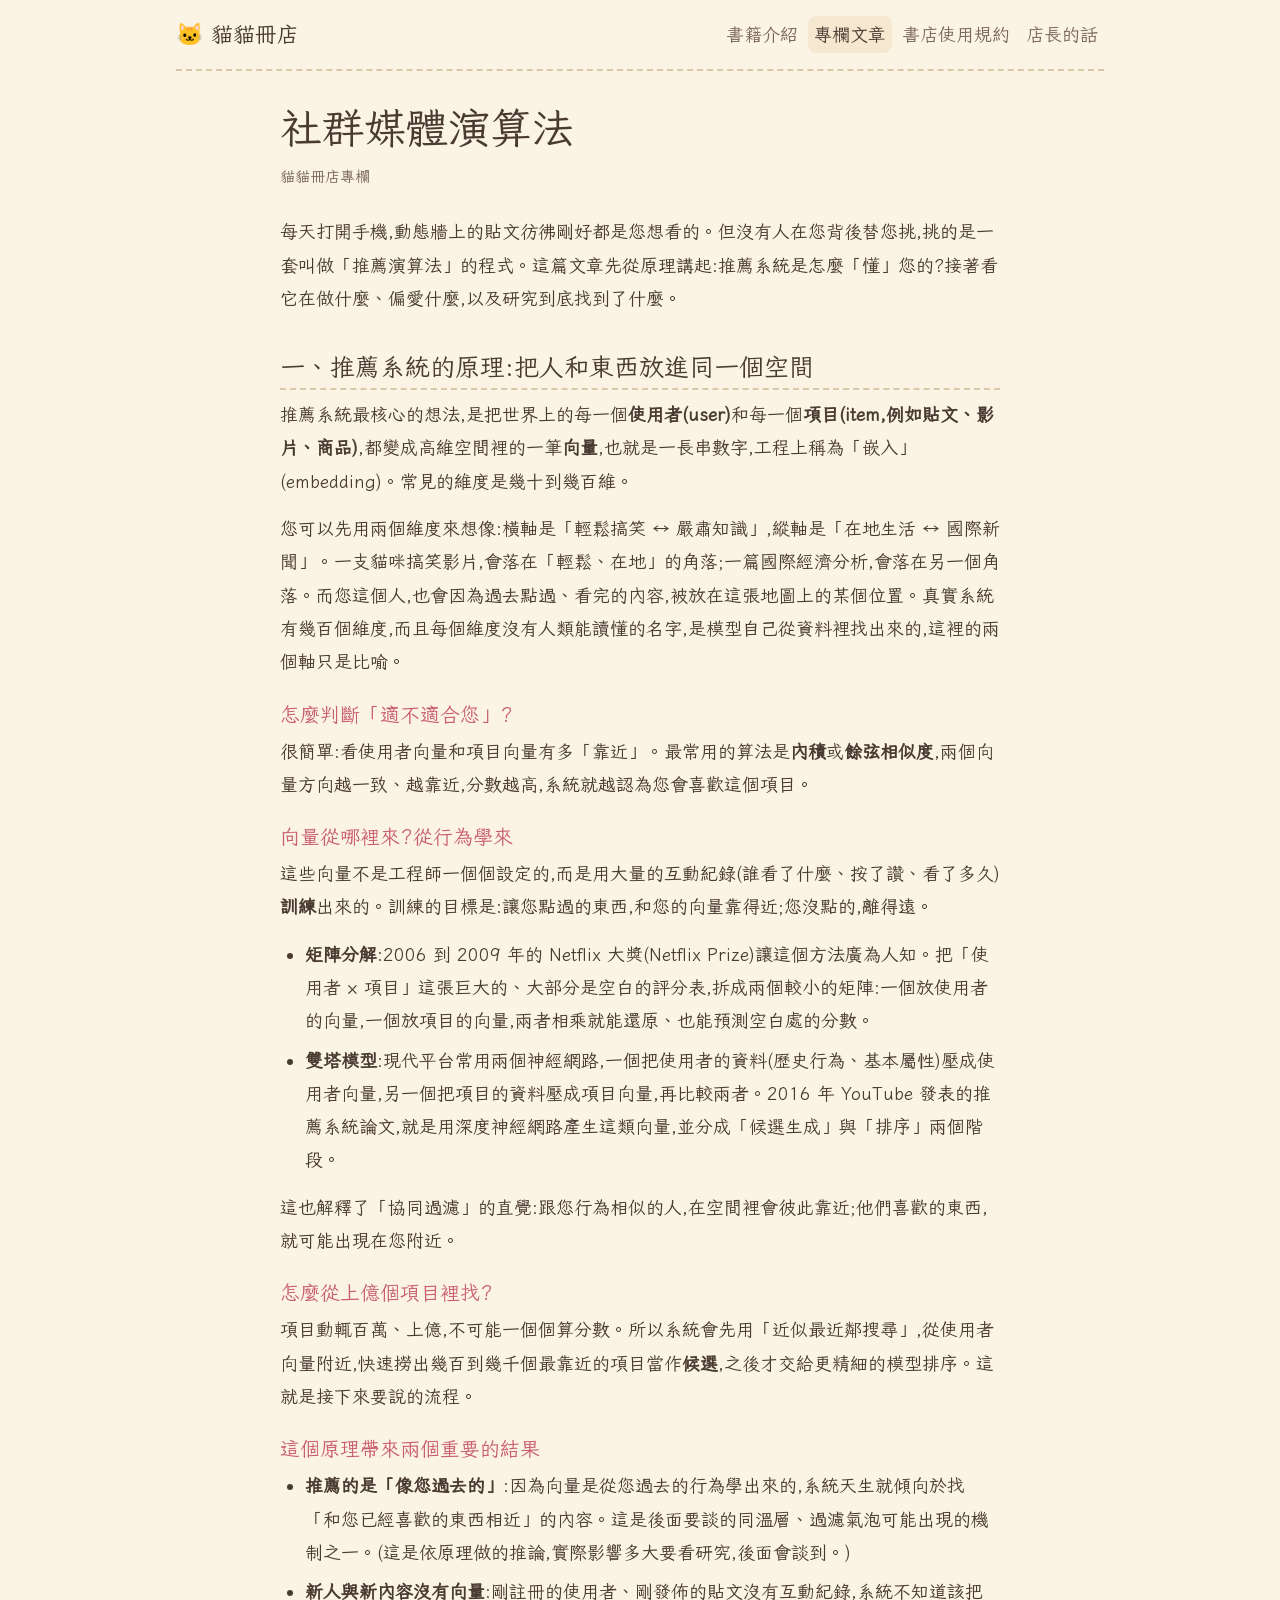
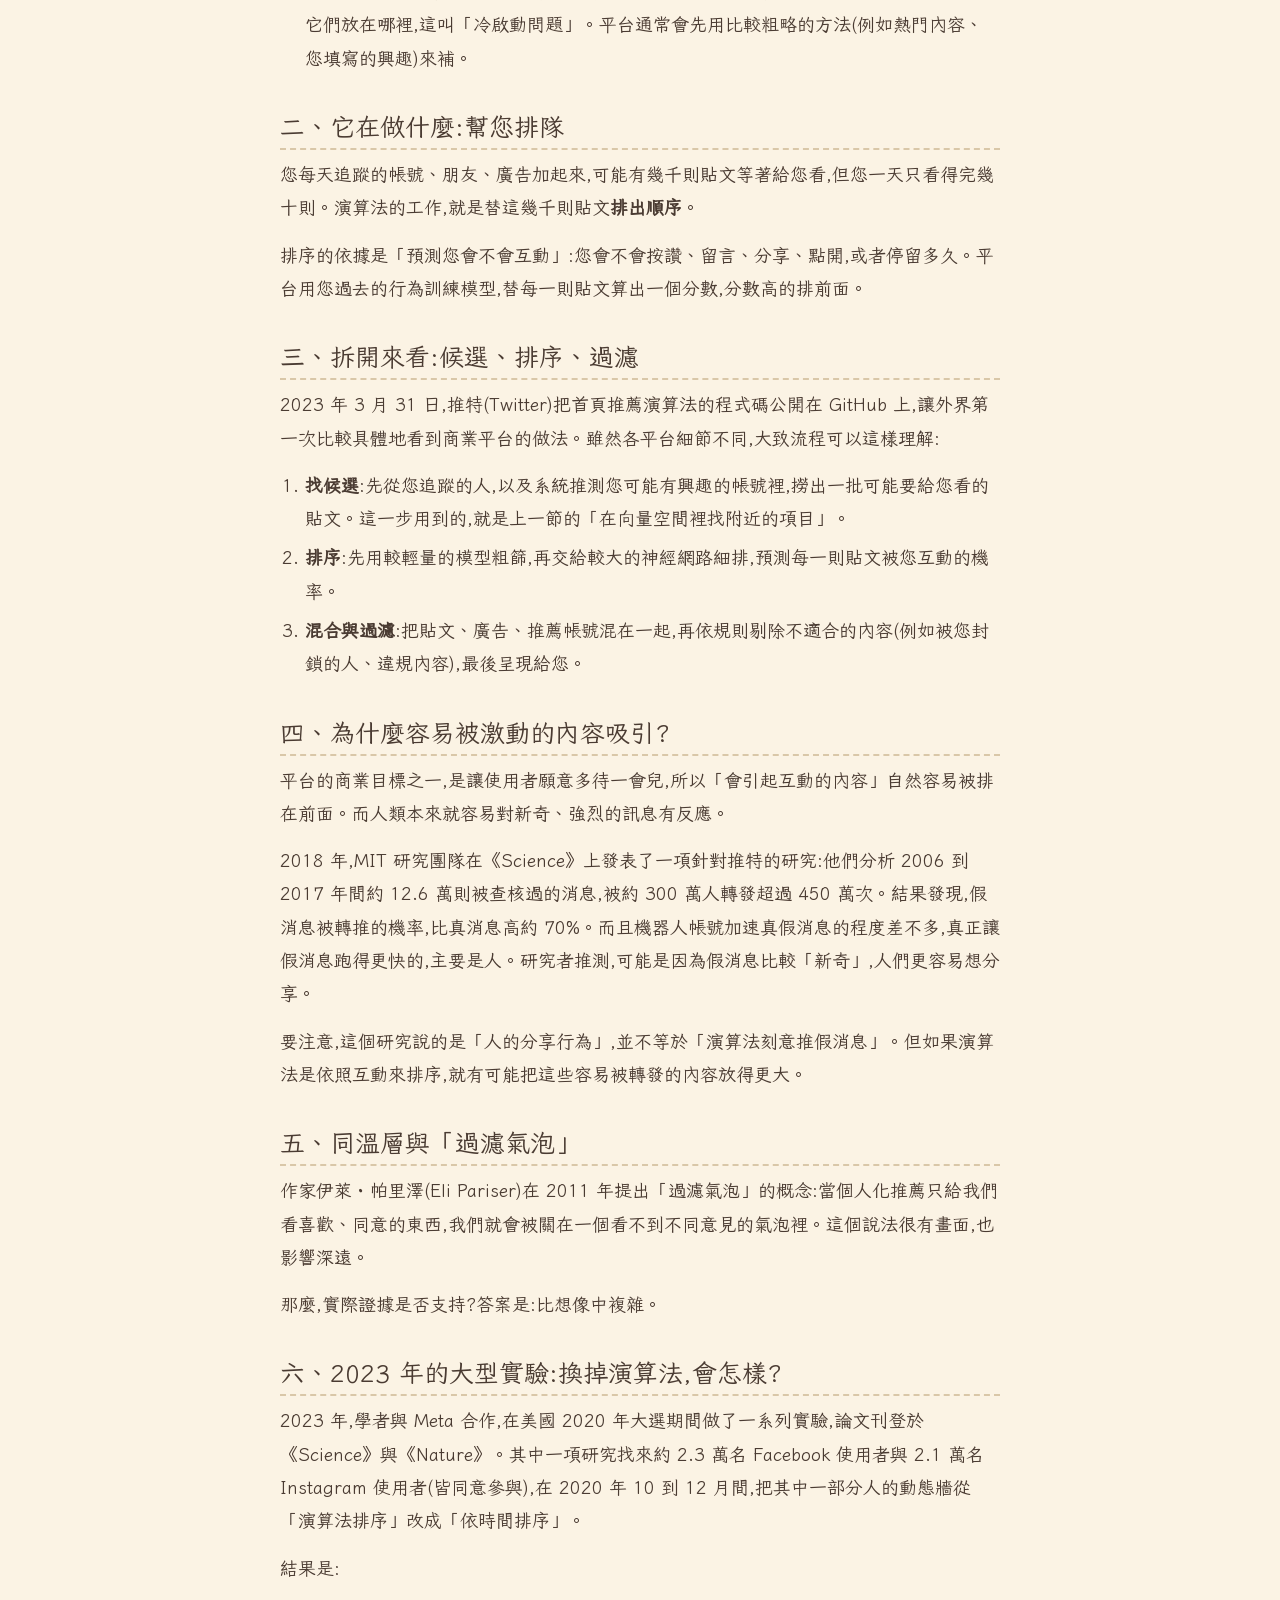
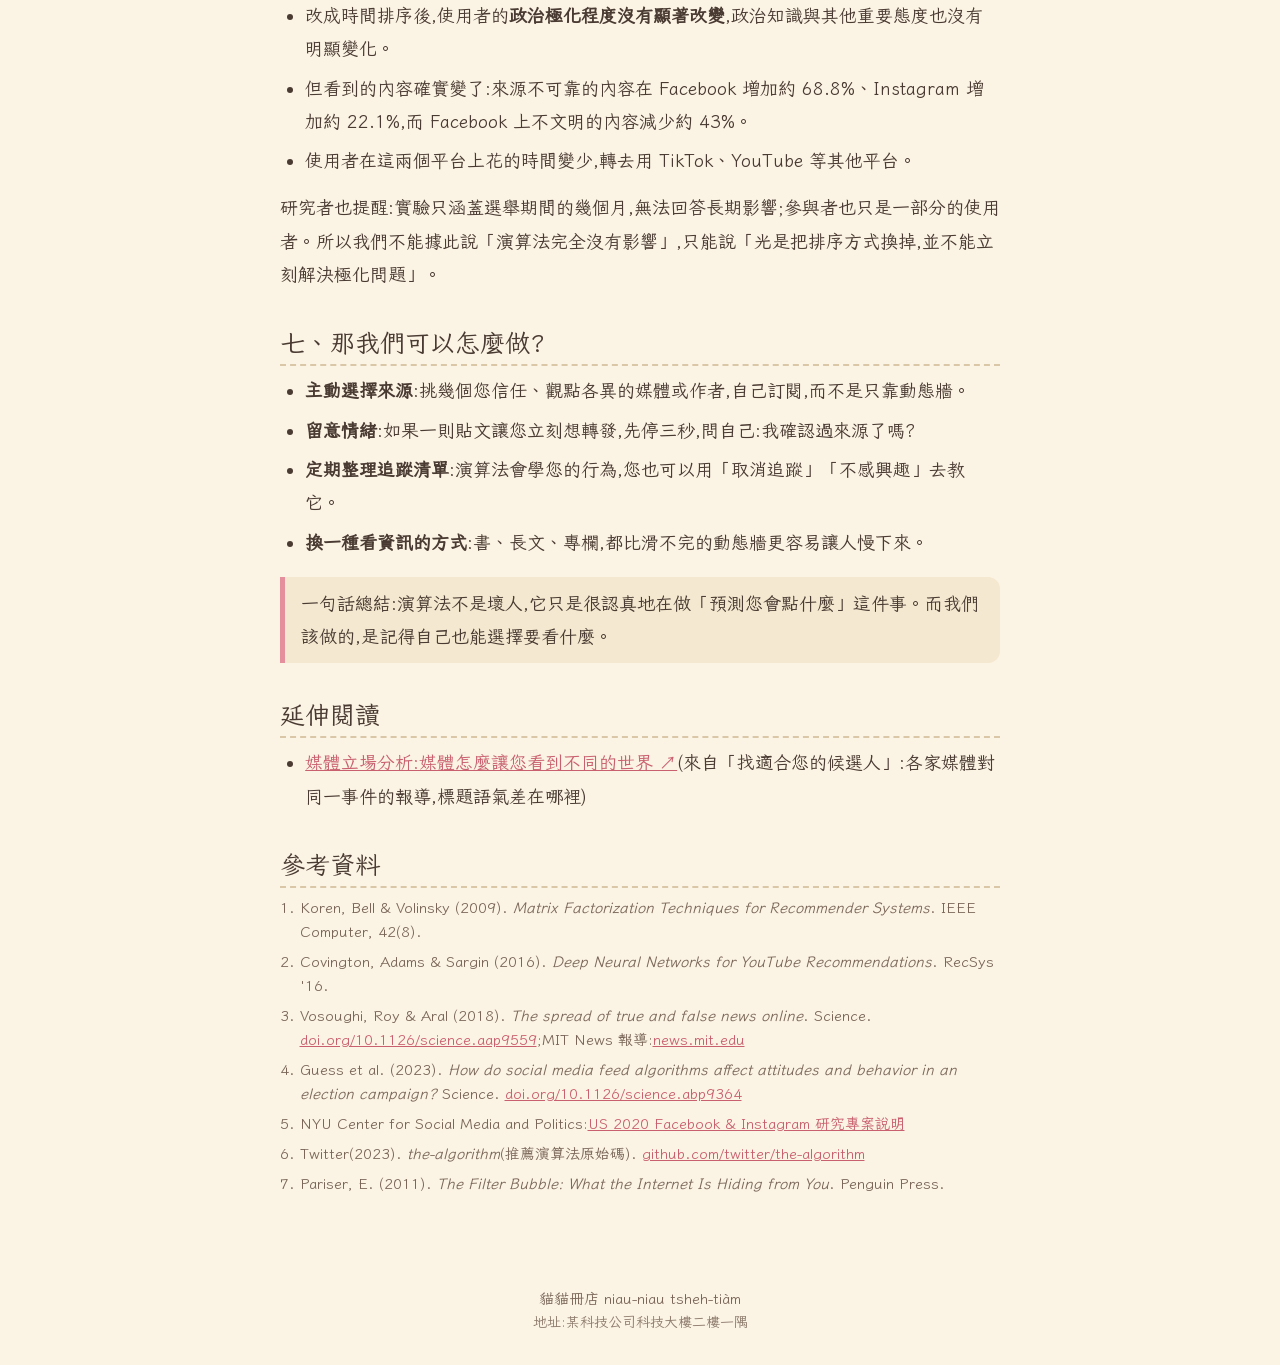
<file: columns/social-algorithm.html>
<!doctype html>
<html lang="zh-Hant">
<head>
  <meta charset="utf-8">
  <meta name="viewport" content="width=device-width, initial-scale=1">
  <title>社群媒體演算法 — 貓貓冊店</title>
  <link rel="preconnect" href="https://fonts.googleapis.com">
  <link rel="preconnect" href="https://fonts.gstatic.com" crossorigin>
  <link href="https://fonts.googleapis.com/css2?family=Caveat:wght@500;700&family=Iansui&display=swap" rel="stylesheet">
  <link rel="stylesheet" href="../css/style.css">
</head>
<body>
  <div class="wrap">
    <header class="topbar">
      <a class="brand" href="../index.html">🐱 貓貓冊店</a>
      <nav>
        <a href="../books.html">書籍介紹</a>
        <a href="../columns.html" aria-current="page">專欄文章</a>
        <a href="../rules.html">書店使用規約</a>
        <a href="../manager.html">店長的話</a>
      </nav>
    </header>

    <article class="article">
      <h1>社群媒體演算法</h1>
      <p class="byline">貓貓冊店專欄</p>

      <p>每天打開手機,動態牆上的貼文彷彿剛好都是您想看的。但沒有人在您背後替您挑,挑的是一套叫做「推薦演算法」的程式。這篇文章先從原理講起:推薦系統是怎麼「懂」您的?接著看它在做什麼、偏愛什麼,以及研究到底找到了什麼。</p>

      <h2>一、推薦系統的原理:把人和東西放進同一個空間</h2>
      <p>推薦系統最核心的想法,是把世界上的每一個<strong>使用者(user)</strong>和每一個<strong>項目(item,例如貼文、影片、商品)</strong>,都變成高維空間裡的一筆<strong>向量</strong>,也就是一長串數字,工程上稱為「嵌入」(embedding)。常見的維度是幾十到幾百維。</p>
      <p>您可以先用兩個維度來想像:橫軸是「輕鬆搞笑 ↔ 嚴肅知識」,縱軸是「在地生活 ↔ 國際新聞」。一支貓咪搞笑影片,會落在「輕鬆、在地」的角落;一篇國際經濟分析,會落在另一個角落。而您這個人,也會因為過去點過、看完的內容,被放在這張地圖上的某個位置。真實系統有幾百個維度,而且每個維度沒有人類能讀懂的名字,是模型自己從資料裡找出來的,這裡的兩個軸只是比喻。</p>

      <h3>怎麼判斷「適不適合您」?</h3>
      <p>很簡單:看使用者向量和項目向量有多「靠近」。最常用的算法是<strong>內積</strong>或<strong>餘弦相似度</strong>,兩個向量方向越一致、越靠近,分數越高,系統就越認為您會喜歡這個項目。</p>

      <h3>向量從哪裡來?從行為學來</h3>
      <p>這些向量不是工程師一個個設定的,而是用大量的互動紀錄(誰看了什麼、按了讚、看了多久)<strong>訓練</strong>出來的。訓練的目標是:讓您點過的東西,和您的向量靠得近;您沒點的,離得遠。</p>
      <ul>
        <li><strong>矩陣分解</strong>:2006 到 2009 年的 Netflix 大獎(Netflix Prize)讓這個方法廣為人知。把「使用者 × 項目」這張巨大的、大部分是空白的評分表,拆成兩個較小的矩陣:一個放使用者的向量,一個放項目的向量,兩者相乘就能還原、也能預測空白處的分數。</li>
        <li><strong>雙塔模型</strong>:現代平台常用兩個神經網路,一個把使用者的資料(歷史行為、基本屬性)壓成使用者向量,另一個把項目的資料壓成項目向量,再比較兩者。2016 年 YouTube 發表的推薦系統論文,就是用深度神經網路產生這類向量,並分成「候選生成」與「排序」兩個階段。</li>
      </ul>
      <p>這也解釋了「協同過濾」的直覺:跟您行為相似的人,在空間裡會彼此靠近;他們喜歡的東西,就可能出現在您附近。</p>

      <h3>怎麼從上億個項目裡找?</h3>
      <p>項目動輒百萬、上億,不可能一個個算分數。所以系統會先用「近似最近鄰搜尋」,從使用者向量附近,快速撈出幾百到幾千個最靠近的項目當作<strong>候選</strong>,之後才交給更精細的模型排序。這就是接下來要說的流程。</p>

      <h3>這個原理帶來兩個重要的結果</h3>
      <ul>
        <li><strong>推薦的是「像您過去的」</strong>:因為向量是從您過去的行為學出來的,系統天生就傾向於找「和您已經喜歡的東西相近」的內容。這是後面要談的同溫層、過濾氣泡可能出現的機制之一。(這是依原理做的推論,實際影響多大要看研究,後面會談到。)</li>
        <li><strong>新人與新內容沒有向量</strong>:剛註冊的使用者、剛發佈的貼文沒有互動紀錄,系統不知道該把它們放在哪裡,這叫「冷啟動問題」。平台通常會先用比較粗略的方法(例如熱門內容、您填寫的興趣)來補。</li>
      </ul>

      <h2>二、它在做什麼:幫您排隊</h2>
      <p>您每天追蹤的帳號、朋友、廣告加起來,可能有幾千則貼文等著給您看,但您一天只看得完幾十則。演算法的工作,就是替這幾千則貼文<strong>排出順序</strong>。</p>
      <p>排序的依據是「預測您會不會互動」:您會不會按讚、留言、分享、點開,或者停留多久。平台用您過去的行為訓練模型,替每一則貼文算出一個分數,分數高的排前面。</p>

      <h2>三、拆開來看:候選、排序、過濾</h2>
      <p>2023 年 3 月 31 日,推特(Twitter)把首頁推薦演算法的程式碼公開在 GitHub 上,讓外界第一次比較具體地看到商業平台的做法。雖然各平台細節不同,大致流程可以這樣理解:</p>
      <ol>
        <li><strong>找候選</strong>:先從您追蹤的人,以及系統推測您可能有興趣的帳號裡,撈出一批可能要給您看的貼文。這一步用到的,就是上一節的「在向量空間裡找附近的項目」。</li>
        <li><strong>排序</strong>:先用較輕量的模型粗篩,再交給較大的神經網路細排,預測每一則貼文被您互動的機率。</li>
        <li><strong>混合與過濾</strong>:把貼文、廣告、推薦帳號混在一起,再依規則剔除不適合的內容(例如被您封鎖的人、違規內容),最後呈現給您。</li>
      </ol>

      <h2>四、為什麼容易被激動的內容吸引?</h2>
      <p>平台的商業目標之一,是讓使用者願意多待一會兒,所以「會引起互動的內容」自然容易被排在前面。而人類本來就容易對新奇、強烈的訊息有反應。</p>
      <p>2018 年,MIT 研究團隊在《Science》上發表了一項針對推特的研究:他們分析 2006 到 2017 年間約 12.6 萬則被查核過的消息,被約 300 萬人轉發超過 450 萬次。結果發現,假消息被轉推的機率,比真消息高約 70%。而且機器人帳號加速真假消息的程度差不多,真正讓假消息跑得更快的,主要是人。研究者推測,可能是因為假消息比較「新奇」,人們更容易想分享。</p>
      <p>要注意,這個研究說的是「人的分享行為」,並不等於「演算法刻意推假消息」。但如果演算法是依照互動來排序,就有可能把這些容易被轉發的內容放得更大。</p>

      <h2>五、同溫層與「過濾氣泡」</h2>
      <p>作家伊萊・帕里澤(Eli Pariser)在 2011 年提出「過濾氣泡」的概念:當個人化推薦只給我們看喜歡、同意的東西,我們就會被關在一個看不到不同意見的氣泡裡。這個說法很有畫面,也影響深遠。</p>
      <p>那麼,實際證據是否支持?答案是:比想像中複雜。</p>

      <h2>六、2023 年的大型實驗:換掉演算法,會怎樣?</h2>
      <p>2023 年,學者與 Meta 合作,在美國 2020 年大選期間做了一系列實驗,論文刊登於《Science》與《Nature》。其中一項研究找來約 2.3 萬名 Facebook 使用者與 2.1 萬名 Instagram 使用者(皆同意參與),在 2020 年 10 到 12 月間,把其中一部分人的動態牆從「演算法排序」改成「依時間排序」。</p>
      <p>結果是:</p>
      <ul>
        <li>改成時間排序後,使用者的<strong>政治極化程度沒有顯著改變</strong>,政治知識與其他重要態度也沒有明顯變化。</li>
        <li>但看到的內容確實變了:來源不可靠的內容在 Facebook 增加約 68.8%、Instagram 增加約 22.1%,而 Facebook 上不文明的內容減少約 43%。</li>
        <li>使用者在這兩個平台上花的時間變少,轉去用 TikTok、YouTube 等其他平台。</li>
      </ul>
      <p>研究者也提醒:實驗只涵蓋選舉期間的幾個月,無法回答長期影響;參與者也只是一部分的使用者。所以我們不能據此說「演算法完全沒有影響」,只能說「光是把排序方式換掉,並不能立刻解決極化問題」。</p>

      <h2>七、那我們可以怎麼做?</h2>
      <ul>
        <li><strong>主動選擇來源</strong>:挑幾個您信任、觀點各異的媒體或作者,自己訂閱,而不是只靠動態牆。</li>
        <li><strong>留意情緒</strong>:如果一則貼文讓您立刻想轉發,先停三秒,問自己:我確認過來源了嗎?</li>
        <li><strong>定期整理追蹤清單</strong>:演算法會學您的行為,您也可以用「取消追蹤」「不感興趣」去教它。</li>
        <li><strong>換一種看資訊的方式</strong>:書、長文、專欄,都比滑不完的動態牆更容易讓人慢下來。</li>
      </ul>

      <blockquote>一句話總結:演算法不是壞人,它只是很認真地在做「預測您會點什麼」這件事。而我們該做的,是記得自己也能選擇要看什麼。</blockquote>

      <h2>延伸閱讀</h2>
      <ul>
        <li><a href="https://cat2758rabbit8964.github.io/taiwan-candidate-map/map.html?why-news" target="_blank" rel="noopener">媒體立場分析:媒體怎麼讓您看到不同的世界 ↗</a>(來自「找適合您的候選人」:各家媒體對同一事件的報導,標題語氣差在哪裡)</li>
      </ul>

      <h2>參考資料</h2>
      <ol class="refs">
        <li>Koren, Bell &amp; Volinsky (2009). <em>Matrix Factorization Techniques for Recommender Systems</em>. IEEE Computer, 42(8).</li>
        <li>Covington, Adams &amp; Sargin (2016). <em>Deep Neural Networks for YouTube Recommendations</em>. RecSys '16.</li>
        <li>Vosoughi, Roy &amp; Aral (2018). <em>The spread of true and false news online</em>. Science. <a href="https://doi.org/10.1126/science.aap9559" target="_blank" rel="noopener">doi.org/10.1126/science.aap9559</a>;MIT News 報導:<a href="https://news.mit.edu/2018/study-twitter-false-news-travels-faster-true-stories-0308" target="_blank" rel="noopener">news.mit.edu</a></li>
        <li>Guess et al. (2023). <em>How do social media feed algorithms affect attitudes and behavior in an election campaign?</em> Science. <a href="https://doi.org/10.1126/science.abp9364" target="_blank" rel="noopener">doi.org/10.1126/science.abp9364</a></li>
        <li>NYU Center for Social Media and Politics:<a href="https://csmapnyu.org/impact/news/first-four-papers-from-us-2020-facebook-instagram-research-election-study-published-in-science-and-nature" target="_blank" rel="noopener">US 2020 Facebook &amp; Instagram 研究專案說明</a></li>
        <li>Twitter(2023). <em>the-algorithm</em>(推薦演算法原始碼). <a href="https://github.com/twitter/the-algorithm" target="_blank" rel="noopener">github.com/twitter/the-algorithm</a></li>
        <li>Pariser, E. (2011). <em>The Filter Bubble: What the Internet Is Hiding from You</em>. Penguin Press.</li>
      </ol>
    </article>
  </div>
  <footer class="foot">貓貓冊店 niau-niau tsheh-tiàm<span class="addr">地址:某科技公司科技大樓二樓一隅</span></footer>
</body>
</html>
</file>
<file: css/style.css>
/* 貓貓冊店 — 共用樣式 */
:root {
  --paper: #fbf3e4;
  --paper-2: #f4e8d0;
  --ink: #4a3b32;
  --ink-soft: #7a6759;
  --accent: #e58f9c;      /* 腮紅粉 */
  --accent-deep: #c9606f;
  --line: #d9c7a8;
  --card: #fffaf0;
  --shadow: 0 6px 18px rgba(90, 60, 40, .12);
  --hand: "Iansui", "Kaiti TC", "BiauKai", "DFKai-SB", cursive, serif;
  --latin: "Caveat", "Iansui", cursive;
}
@media (prefers-color-scheme: dark) {
  :root:not([data-theme="light"]) {
    --paper: #2a2320;
    --paper-2: #342b27;
    --ink: #f1e6d6;
    --ink-soft: #bba995;
    --accent: #e58f9c;
    --accent-deep: #f1a3ae;
    --line: #54463d;
    --card: #362d29;
    --shadow: 0 6px 18px rgba(0, 0, 0, .35);
  }
}

* { box-sizing: border-box; }
html { -webkit-text-size-adjust: 100%; }
body {
  margin: 0;
  background: var(--paper);
  color: var(--ink);
  font-family: var(--hand);
  font-size: 18px;
  line-height: 1.85;
  min-height: 100vh;
}
a { color: var(--accent-deep); }
img { max-width: 100%; }

.wrap { max-width: 960px; margin: 0 auto; padding: 0 16px; }

/* ---------- 頂端導覽(內頁) ---------- */
.topbar {
  display: flex; align-items: center; justify-content: space-between; gap: 12px;
  padding: 14px 0; border-bottom: 2px dashed var(--line); margin-bottom: 28px;
}
.topbar .brand { font-size: 22px; text-decoration: none; color: var(--ink); }
.topbar nav a {
  margin-left: 14px; text-decoration: none; color: var(--ink-soft);
  padding: 2px 6px; border-radius: 8px;
}
.topbar nav a:hover, .topbar nav a[aria-current="page"] {
  color: var(--ink); background: var(--paper-2);
}

h1, h2, h3 { font-weight: 400; line-height: 1.4; margin: 0; }
.page-title { font-size: clamp(30px, 6vw, 42px); margin-bottom: 6px; }
.page-lede { color: var(--ink-soft); margin: 0 0 28px; }

/* ---------- 首頁 ---------- */
.home { text-align: center; padding-top: clamp(24px, 6vh, 56px); }
.home h1 { font-size: clamp(31px, 7.7vw, 59px); letter-spacing: .08em; }
.tailo {
  font-family: var(--latin); font-size: clamp(24px, 5vw, 34px);
  color: var(--accent-deep); margin: 0 0 6px; letter-spacing: .04em;
}
.tagline { font-size: clamp(17px, 3.6vw, 22px); color: var(--ink-soft); margin: 0; }

.stage {
  position: relative;
  display: flex; justify-content: center; align-items: flex-end; gap: clamp(8px, 4vw, 48px);
  margin: clamp(110px, 17vh, 160px) auto 0;
  padding-bottom: 24px;
  max-width: 720px;
}
.stage::after {   /* 手繪地面線 */
  content: ""; position: absolute; left: 14%; right: 14%; bottom: 14px;
  border-bottom: 3px dotted var(--line);
}
.char { position: relative; display: inline-block; }
.char-btn {
  display: block; border: 0; background: none; padding: 0; cursor: pointer;
  border-radius: 24px; transition: transform .25s ease;
}
.char-btn:focus-visible { outline: 3px solid var(--accent); outline-offset: 4px; }
.char-btn img { display: block; height: auto; }
.char.rabbit .char-btn img { width: clamp(130px, 28vw, 240px); }
.char.cat    .char-btn img { width: clamp(130px, 28vw, 240px); }
.char:hover .char-btn,
.char.open .char-btn { transform: translateY(-6px) rotate(-1.5deg); }
.char.cat:hover .char-btn, .char.cat.open .char-btn { transform: translateY(-6px) rotate(1.5deg); }

/* 對話框 */
.bubble {
  position: absolute; bottom: calc(100% - 28px); z-index: 5;
  width: min(250px, 62vw);
  background: var(--card); color: var(--ink);
  border: 2.5px solid var(--ink); border-radius: 22px 24px 22px 8px;
  padding: 14px 14px 12px; box-shadow: var(--shadow);
  opacity: 0; visibility: hidden; transform: translateY(8px) scale(.96);
  transform-origin: bottom center;
  transition: opacity .2s ease, transform .2s ease, visibility 0s linear .2s;
}
.char.rabbit .bubble { left: -8px; }
.char.cat .bubble { right: -8px; border-radius: 24px 22px 8px 22px; }
.bubble::after {   /* 小尾巴 */
  content: ""; position: absolute; bottom: -13px; width: 20px; height: 20px;
  background: var(--card); border-right: 2.5px solid var(--ink); border-bottom: 2.5px solid var(--ink);
  transform: rotate(45deg);
}
.char.rabbit .bubble::after { left: 44px; }
.char.cat .bubble::after { right: 44px; }
.char:hover .bubble, .char:focus-within .bubble, .char.open .bubble {
  opacity: 1; visibility: visible; transform: none;
  transition: opacity .2s ease, transform .2s ease;
}
.bubble p { margin: 0 0 8px; font-size: 15px; color: var(--ink-soft); line-height: 1.5; }
.bubble .btns { display: flex; flex-direction: column; gap: 8px; }
.btn {
  display: block; text-align: center; text-decoration: none;
  font-family: var(--hand); font-size: 17px; line-height: 1.4;
  color: var(--ink); background: var(--paper-2);
  border: 2px solid var(--ink); border-radius: 14px; padding: 6px 10px;
  transition: background .15s, transform .15s;
}
.btn:hover, .btn:focus-visible { background: var(--accent); color: #3b2420; transform: translateY(-1px); }
.btn .ext { font-size: 13px; opacity: .7; }

.hint { margin-top: 18px; font-size: 15px; color: var(--ink-soft); }
.hint .touch { display: none; }
@media (hover: none) { .hint .mouse { display: none; } .hint .touch { display: inline; } }

.foot { text-align: center; color: var(--ink-soft); font-size: 15px; padding: 40px 16px 30px; line-height: 1.7; }
.foot .addr { display: block; font-size: 14px; opacity: .85; }

/* ---------- 書籍頁 ---------- */
.books { display: grid; gap: 22px; padding: 0; margin: 0 0 40px; list-style: none; }
.book {
  display: grid; grid-template-columns: 150px 1fr; gap: 22px;
  background: var(--card); border: 2px solid var(--line); border-radius: 20px;
  padding: 18px; box-shadow: var(--shadow);
}
.cover-box { width: 150px; }
.cover {
  display: block; width: 150px; height: auto;
  border-radius: 6px 10px 10px 6px; border: 1.5px solid var(--line);
  box-shadow: 3px 4px 0 rgba(74, 59, 50, .15); background: var(--paper-2);
}
.cover-fallback {
  width: 150px; aspect-ratio: 400 / 562; display: flex; align-items: center; justify-content: center;
  text-align: center; padding: 14px; font-size: 20px; line-height: 1.4;
  border: 2px dashed var(--ink-soft); border-radius: 6px 10px 10px 6px; background: var(--paper-2);
  color: var(--ink);
}
.book .no { font-family: var(--latin); font-size: 22px; color: var(--accent-deep); line-height: 1; }
.book h2 { font-size: 23px; margin: 2px 0 6px; }
.book .meta { color: var(--ink-soft); font-size: 15px; margin: 0 0 10px; line-height: 1.6; }
.book .summary { margin: 0; }
.book .note {
  margin: 10px 0 0; font-size: 14px; color: var(--ink-soft);
  border-left: 3px solid var(--accent); padding-left: 10px;
}
@media (max-width: 560px) {
  .book { grid-template-columns: 1fr; }
  .cover-box { margin: 0 auto; }
}

/* ---------- 專欄 ---------- */
.col-list { display: grid; gap: 18px; padding: 0; margin: 0 0 40px; list-style: none; }
.col-card {
  display: block; text-decoration: none; color: var(--ink);
  background: var(--card); border: 2px solid var(--line); border-radius: 20px;
  padding: 20px 22px; box-shadow: var(--shadow); transition: transform .15s, border-color .15s;
}
.col-card:hover, .col-card:focus-visible { transform: translateY(-3px); border-color: var(--accent); }
.col-card h2 { font-size: 26px; margin-bottom: 6px; }
.col-card p { margin: 0; color: var(--ink-soft); }
.col-card .more { color: var(--accent-deep); margin-top: 8px; display: inline-block; }

.article { max-width: 720px; margin: 0 auto 50px; }
.article h1 { font-size: clamp(30px, 6vw, 42px); margin-bottom: 6px; }
.article .byline { color: var(--ink-soft); font-size: 15px; margin: 0 0 24px; }
.article h2 {
  font-size: 25px; margin: 34px 0 8px; padding-bottom: 4px;
  border-bottom: 2px dashed var(--line);
}
.article h3 { font-size: 20px; margin: 22px 0 6px; color: var(--accent-deep); }
.article ul, .article ol { margin: 0 0 14px; padding-left: 1.4em; }
.article li { margin-bottom: 6px; }
.article p { margin: 0 0 14px; }
.article blockquote {
  margin: 18px 0; padding: 10px 16px; background: var(--paper-2);
  border-left: 5px solid var(--accent); border-radius: 0 12px 12px 0;
}
.article .refs { font-size: 15px; color: var(--ink-soft); padding-left: 1.3em; }
.article .refs li { margin-bottom: 6px; line-height: 1.6; word-break: break-word; }
.draft-note {
  font-size: 14px; color: var(--ink-soft); background: var(--paper-2);
  border: 1.5px dashed var(--line); border-radius: 12px; padding: 8px 12px; margin-bottom: 22px;
}

/* ---------- 首頁背景:咖啡廳書櫃素描(淡淡疊圖) ---------- */
body.home-page::before {
  content: ""; position: fixed; inset: 0; z-index: -1; pointer-events: none;
  background: url("../img/cafe-bg.svg") center bottom / cover no-repeat;
  opacity: .16;
}
@media (prefers-color-scheme: dark) {
  :root:not([data-theme="light"]) body.home-page::before { filter: invert(1); opacity: .12; }
}
/* 窄螢幕:兩側景物會跑到角色後面,所以不顯示背景 */
@media (max-width: 760px) { body.home-page::before { display: none; } }

/* 貓的對話框有四個按鈕:改成兩欄,比較不會往上擋住標題 */
.char.cat .bubble { width: min(290px, 74vw); }
.char.cat .btns { display: grid; grid-template-columns: 1fr 1fr; gap: 8px; }
.char.cat .btn { font-size: 15px; padding: 6px 4px; white-space: nowrap; }

/* 導覽列:項目變多,窄螢幕時靠右換行 */
.topbar nav { display: flex; flex-wrap: wrap; justify-content: flex-end; gap: 2px 4px; }
.topbar nav a { margin-left: 0; white-space: nowrap; }
@media (max-width: 560px) {
  .topbar { align-items: flex-start; }
  .topbar nav { max-width: 62%; font-size: 16px; }
}

/* 說明頁:繼續 / 返回 按鈕 */
.btn-row { display: flex; gap: 14px; justify-content: center; margin: 36px 0 10px; flex-wrap: wrap; }
.btn-lg {
  display: inline-block; min-width: 130px; text-align: center; text-decoration: none;
  font-family: var(--hand); font-size: 20px; line-height: 1.4; color: var(--ink);
  border: 2.5px solid var(--ink); border-radius: 16px; padding: 8px 26px;
  transition: background .15s, transform .15s;
}
.btn-lg.back { background: var(--paper-2); }
.btn-lg.go { background: var(--accent); color: #3b2420; }
.btn-lg:hover, .btn-lg:focus-visible { transform: translateY(-2px); }
.btn-lg.back:hover, .btn-lg.back:focus-visible { background: var(--card); }
.btn-lg.go:hover, .btn-lg.go:focus-visible { background: var(--accent-deep); color: #fff; }

/* 兔子的按鈕名稱較長,加寬讓名稱維持單行,對話框才不會太高 */
.char.rabbit .bubble { width: min(300px, 78vw); }
.char.rabbit .btn { font-size: 16px; padding: 6px 8px; }

/* ---------- 貓站在櫃檯後面 ---------- */
:root { --cat-w: clamp(130px, 28vw, 240px); }
.char.cat { display: flex; flex-direction: column; align-items: center; }
.char.cat .char-btn img { width: var(--cat-w); }
/* 貓的線條最低點約在圖高 91.5%,讓檯面剛好接在腳(頸部)下方,不與貓重疊 */
.counter {
  display: block; width: calc(var(--cat-w) * 1.5); height: auto;
  margin-top: calc(var(--cat-w) * -0.302); pointer-events: none;
  overflow: visible;
}
.counter .cl { fill: none; stroke: color-mix(in srgb, var(--ink-soft) 50%, var(--paper)); stroke-width: 2.4; stroke-linecap: round; stroke-linejoin: round; }
.counter .slab { fill: var(--paper-2); }
.counter .body { fill: var(--paper); }
/* 對話框對齊貓的右緣(而不是較寬的櫃檯右緣) */
.char.cat .bubble { right: calc((100% - var(--cat-w)) / 2 - 8px); }

/* ---------- 按鈕前的小圖 ---------- */
.btn-lg { display: inline-flex; align-items: center; justify-content: center; gap: 8px; }
.btn-lg .ico { height: 30px; width: auto; display: block; }
/* 貓站在櫃檯後面:hover 時只微微歪頭,不浮起來 */
.char.cat:hover .char-btn, .char.cat.open .char-btn { transform: rotate(1.5deg); }

.nw { white-space: nowrap; }

/* ---------- 專欄:表格、程式碼、示意圖 ---------- */
.table-wrap { overflow-x: auto; margin: 16px 0 18px; }
.article table { width: 100%; border-collapse: collapse; font-size: 16px; line-height: 1.6; }
.article th, .article td { border: 1.5px solid var(--line); padding: 8px 10px; text-align: left; vertical-align: top; }
.article th { background: var(--paper-2); font-weight: 400; white-space: nowrap; }
.article code {
  font-family: ui-monospace, "SF Mono", Menlo, Consolas, monospace; font-size: .9em;
  background: var(--paper-2); padding: 1px 6px; border-radius: 6px;
}
.article pre {
  background: var(--paper-2); border: 1.5px dashed var(--line); border-radius: 12px;
  padding: 12px 14px; overflow-x: auto; margin: 14px 0 18px; font-size: 15px; line-height: 1.7;
}
.article pre code { background: none; padding: 0; font-size: inherit; }
.fig { margin: 18px 0 20px; }
.fig svg { display: block; width: 100%; height: auto; }
.fig figcaption { color: var(--ink-soft); font-size: 15px; line-height: 1.6; margin-top: 6px; }
.fig .gl { fill: none; stroke: var(--ink-soft); stroke-width: 3; stroke-linecap: round; }
.fig .gc circle { fill: var(--card); stroke: var(--ink); stroke-width: 2.5; }
.fig .gc circle.merge { fill: var(--accent); }
.fig .gt text { fill: var(--ink-soft); font-family: var(--hand); font-size: 15px; }

/* ---------- Git 專欄:更多示意圖 ---------- */
.fig .scroll { overflow-x: auto; }
.fig svg { min-width: 540px; color: var(--ink-soft); }
.fig text { font-family: var(--hand); }
.fig .t1 { font-size: 20px; fill: var(--ink); }
.fig .t1s { font-size: 17px; fill: var(--ink); }
.fig .t2 { font-size: 14px; fill: var(--ink-soft); }
.fig .t2s { font-size: 13px; fill: var(--ink-soft); }
.fig .t3 { font-size: 13px; fill: var(--accent-deep); }
.fig .t3l { font-size: 15px; fill: var(--ink); }
.fig .ta { font-size: 14px; fill: var(--accent-deep); }
.fig .tm { font-family: ui-monospace, Menlo, Consolas, monospace; font-size: 14px; fill: var(--ink); }
.fig .bx { fill: var(--card); stroke: var(--ink); stroke-width: 2.2; }
.fig .ar { fill: none; stroke: var(--ink-soft); stroke-width: 2.4; stroke-linecap: round; }
.fig .gl2 { fill: none; stroke: var(--ink-soft); stroke-width: 3; stroke-linecap: round; }
.fig .cd { fill: var(--card); stroke: var(--ink); stroke-width: 2.5; }
.fig .cd.merge { fill: var(--accent); }
.fig .pill { fill: var(--accent); stroke: var(--ink); stroke-width: 2; }
.fig .pillt { font-size: 14px; fill: #3b2420; text-anchor: middle; }
.fig .dim { opacity: .4; stroke-dasharray: 5 4; }
.fig .tl { font-size: 14px; fill: var(--ink); }
</file>
